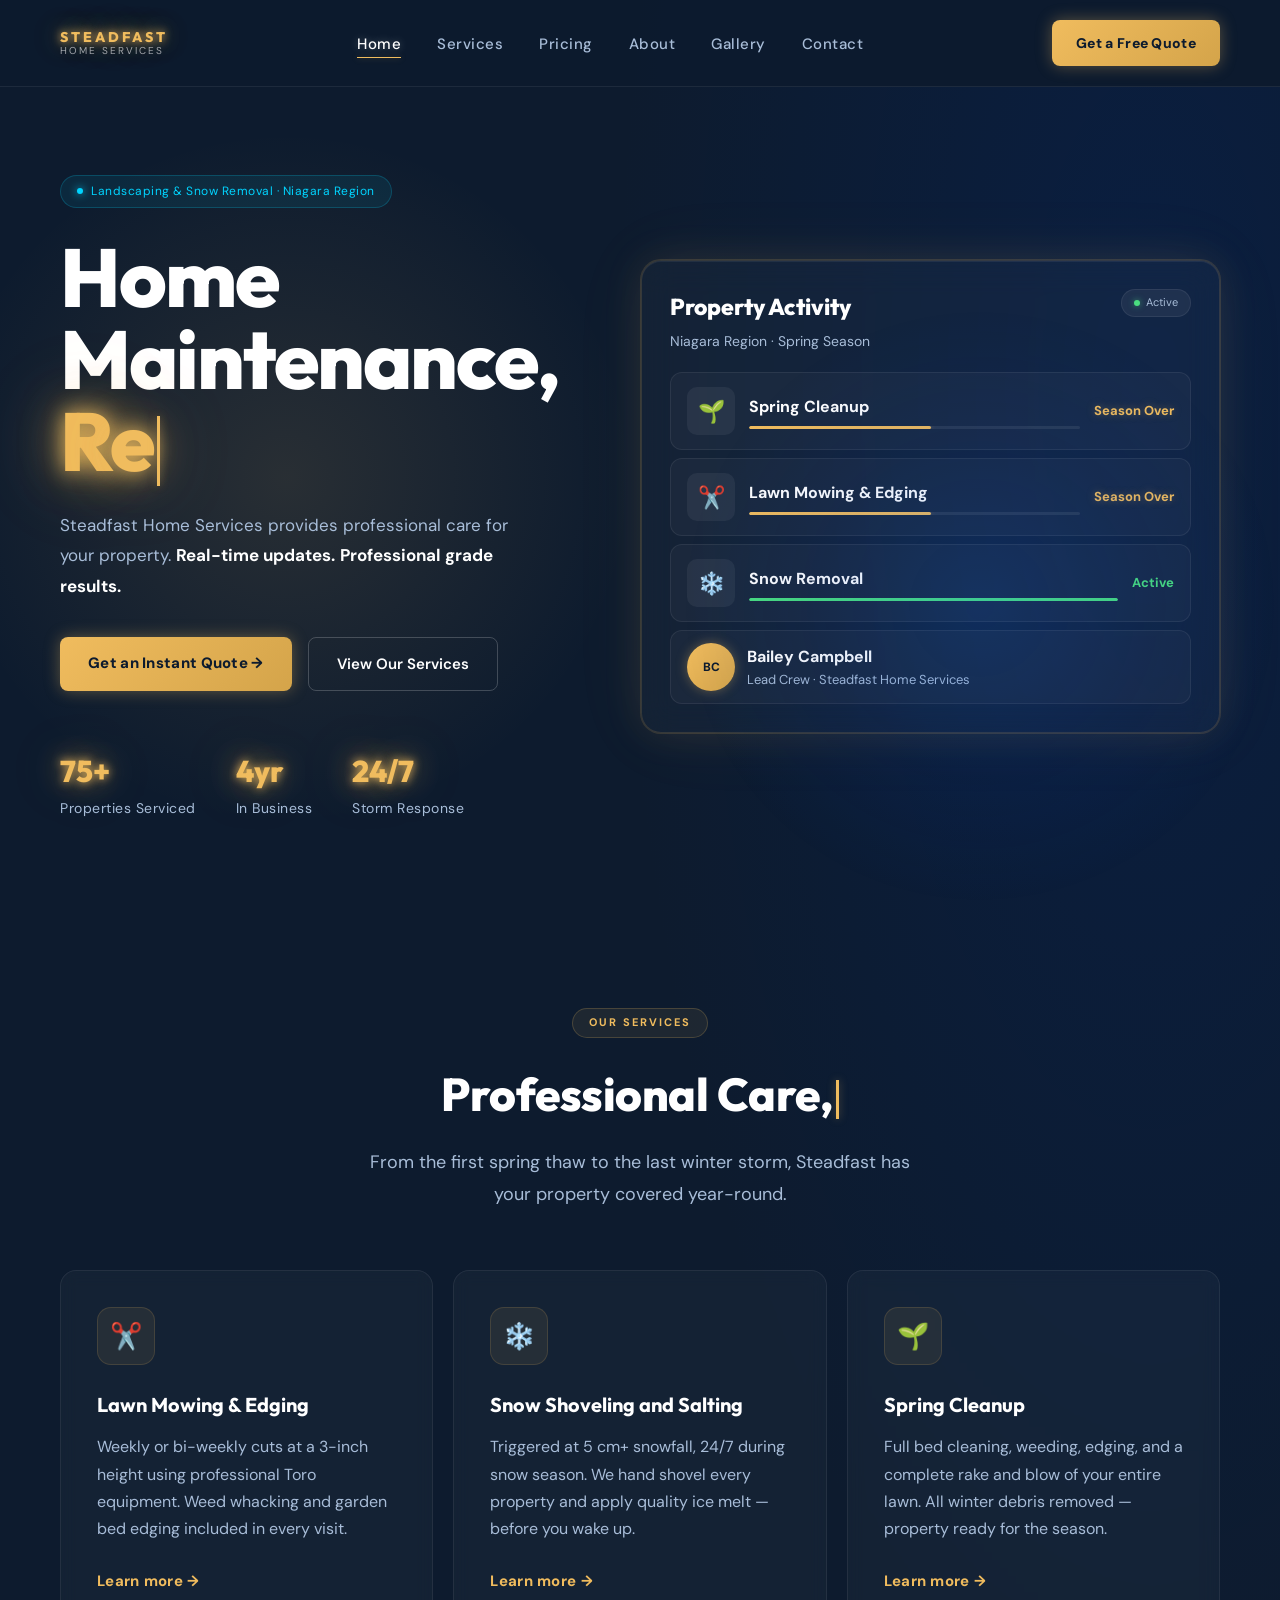
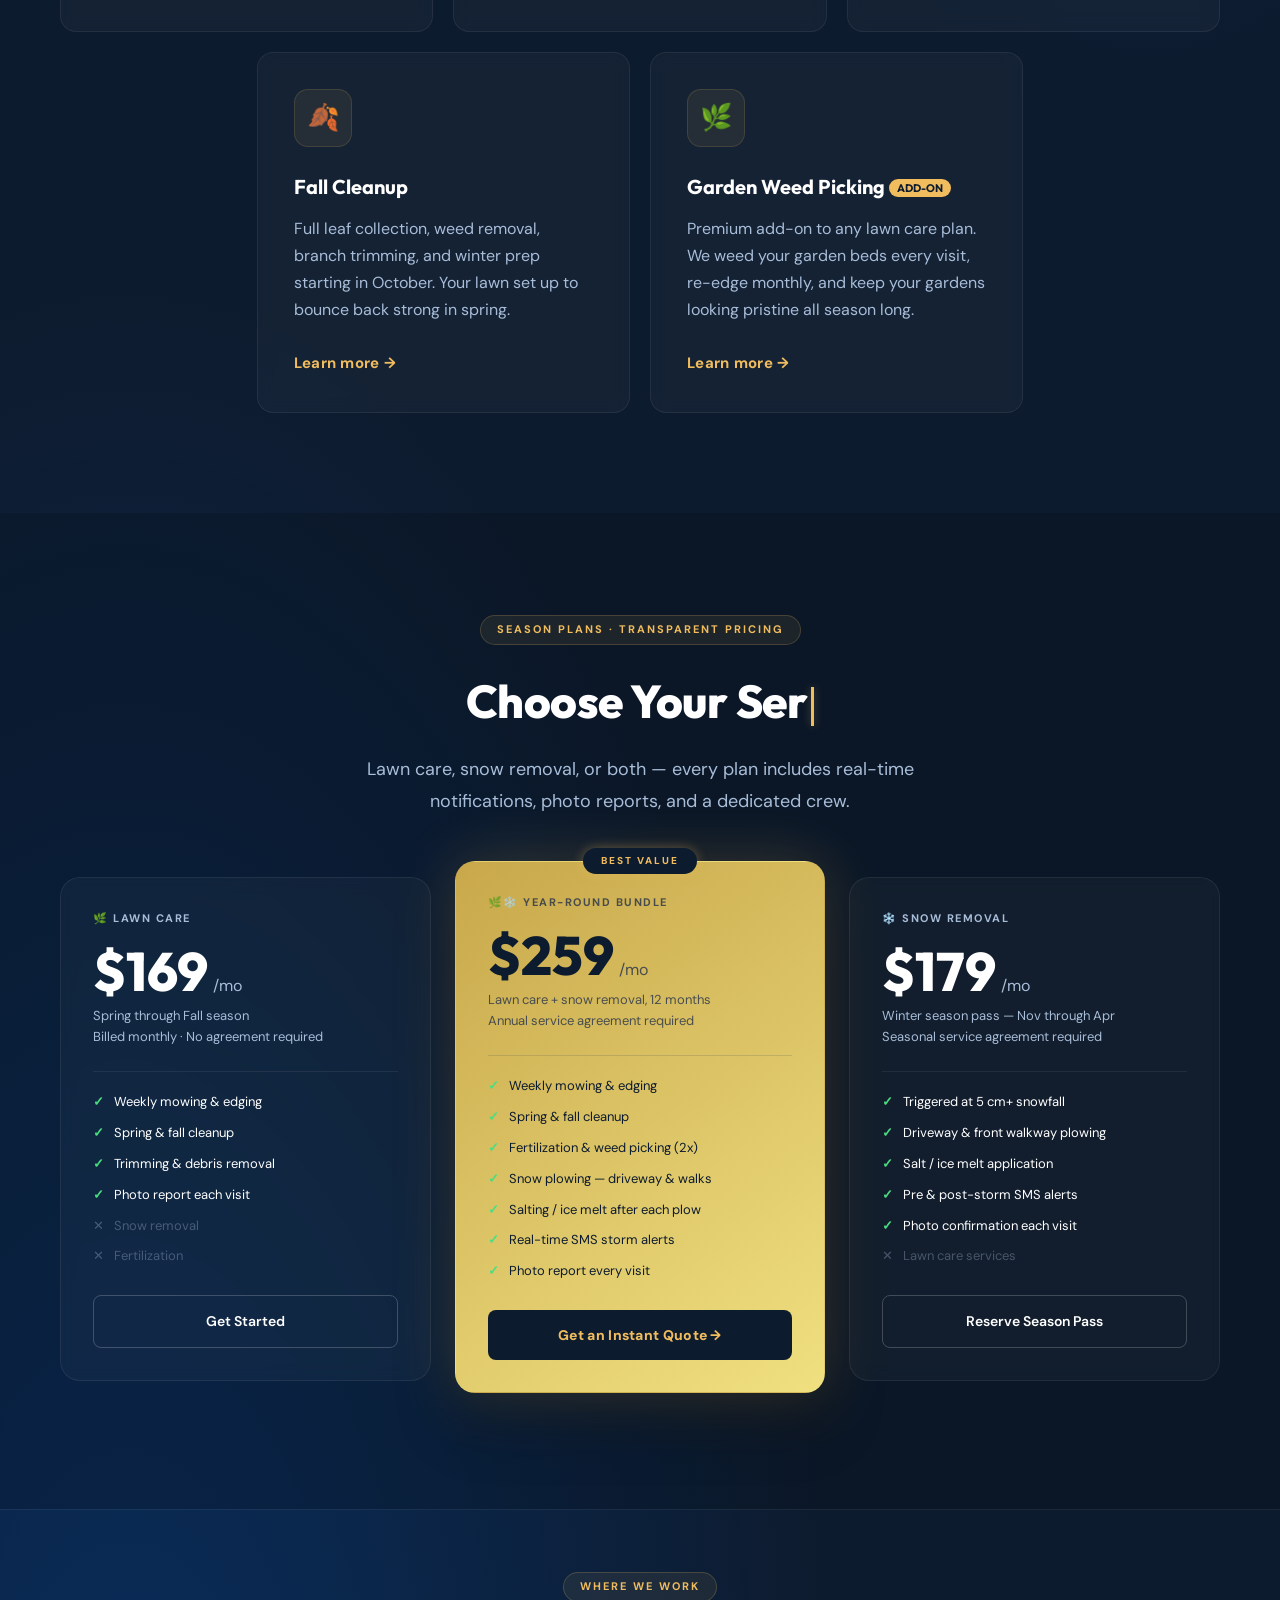
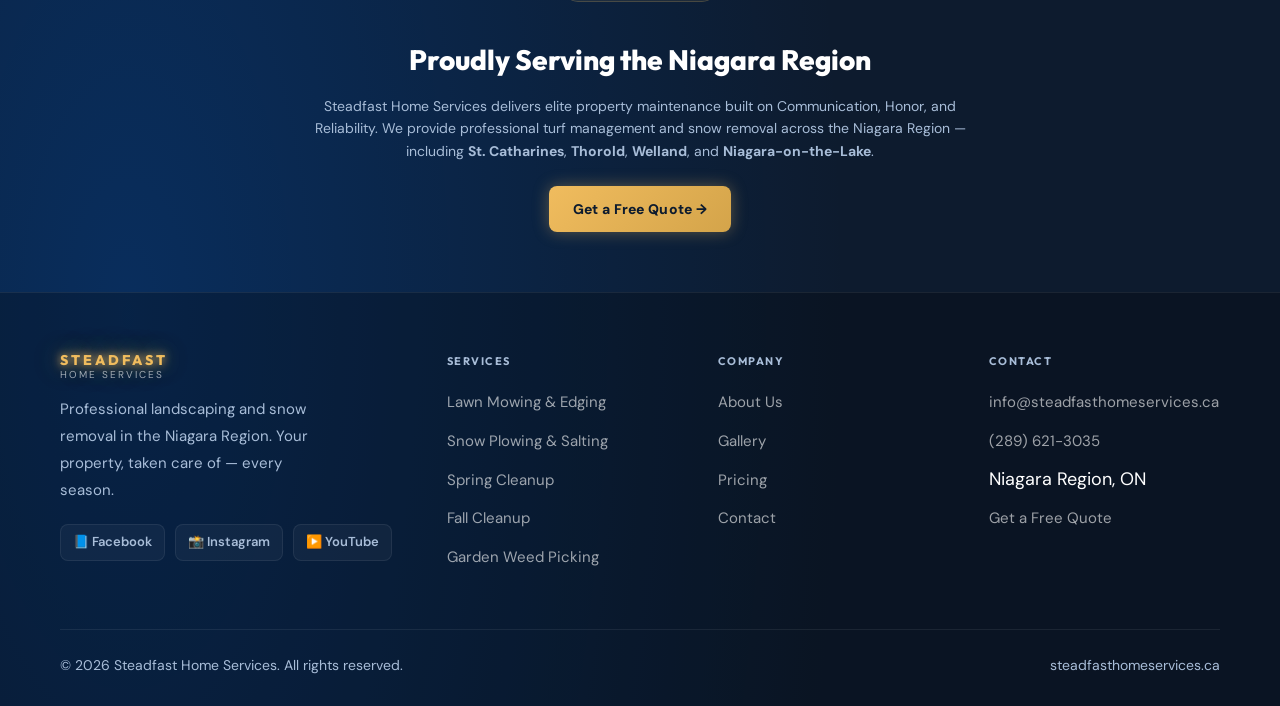
<file: index.html>
<!DOCTYPE html>
<html lang="en">
<head>
  <meta charset="UTF-8" />
  <meta name="viewport" content="width=device-width, initial-scale=1.0" />

  <!-- SEO -->
  <title>Steadfast Home Services | Landscaping & Snow Removal — Niagara Region</title>
  <meta name="description" content="Professional landscaping and snow removal in the Niagara Region. Steadfast Home Services provides year-round property care. Real-time updates. Professional results." />
  <meta name="keywords" content="landscaping Niagara, snow removal Niagara, lawn care Niagara Region, Steadfast Home Services" />
  <link rel="canonical" href="https://steadfasthomeservices.ca" />

  <!-- Phone -->
  <meta name="phone" content="+1-289-621-3035" />

  <!-- Open Graph -->
  <meta property="og:title" content="Steadfast Home Services | Landscaping & Snow Removal — Niagara Region" />
  <meta property="og:description" content="Professional landscaping and snow removal in the Niagara Region. Serving St. Catharines, Niagara Falls, Welland & surrounding areas." />
  <meta property="og:url" content="https://steadfasthomeservices.ca" />
  <meta property="og:type" content="website" />
  <meta property="og:image" content="https://steadfasthomeservices.ca/assets/logo.png" />

  <!-- Twitter Card -->
  <meta name="twitter:card" content="summary_large_image" />
  <meta name="twitter:title" content="Steadfast Home Services | Niagara Region" />
  <meta name="twitter:description" content="Professional landscaping and snow removal in the Niagara Region." />
  <meta name="twitter:image" content="https://steadfasthomeservices.ca/assets/logo.png" />

  <!-- Robots -->
  <meta name="robots" content="index, follow" />

  <!-- Fonts -->
  <link rel="preload" href="styles.css" as="style" />
  <link rel="dns-prefetch" href="https://www.googletagmanager.com" />
  <link rel="preconnect" href="https://fonts.googleapis.com" />
  <link rel="preconnect" href="https://fonts.gstatic.com" crossorigin />
  <link href="https://fonts.googleapis.com/css2?family=Outfit:wght@300;400;500;600;700;800;900&family=DM+Sans:ital,opsz,wght@0,9..40,300;0,9..40,400;0,9..40,500;0,9..40,600;0,9..40,700;1,9..40,400&display=swap" rel="stylesheet" />
  <link rel="icon" type="image/png" href="assets/favicon.png" />
  <link rel="apple-touch-icon" href="assets/apple-touch-icon.png" />
  <link rel="stylesheet" href="styles.css" />
  <script src="schema.js" defer></script>
  <script src="animations.js" defer></script>
  <!-- Google Analytics -->
  <script async src="https://www.googletagmanager.com/gtag/js?id=G-3ZM8ZDMQPP"></script>
  <script>
    window.dataLayer = window.dataLayer || [];
    function gtag(){dataLayer.push(arguments);}
    gtag('js', new Date());
    gtag('config', 'G-3ZM8ZDMQPP');
  </script>
</head>
<body>

  <!-- =============================================
       NAVIGATION
       ============================================= -->
  <nav>
    <div class="nav-logo">
      <!-- Replace src with actual logo path once added to assets folder -->
      <div class="nav-logo-text">
        <span>STEADFAST</span>
        <span>HOME SERVICES</span>
      </div>
    </div>

    <ul class="nav-links">
      <li><a href="#" class="active">Home</a></li>
      <li><a href="services.html">Services</a></li>
      <li><a href="pricing.html">Pricing</a></li>
      <li><a href="about.html">About</a></li>
      <li><a href="gallery.html">Gallery</a></li>
      <li><a href="contact.html">Contact</a></li>
    </ul>
    <a href="contact.html" class="btn-primary">Get a Free Quote</a>
    <button class="nav-hamburger" id="navHamburger" aria-label="Toggle navigation" aria-expanded="false">
      <span></span><span></span><span></span>
    </button>
  </nav>
  <div class="nav-overlay" id="navOverlay"></div>

  <!--
    VIDEO BACKGROUND — swap in when footage is ready:
    Replace the section.hero background with:

    <video class="hero-video" autoplay muted loop playsinline>
      <source src="assets/hero.mp4" type="video/mp4" />
    </video>

    And add to styles.css:
    .hero { position: relative; }
    .hero-video { position:absolute; inset:0; width:100%; height:100%; object-fit:cover; opacity:0.25; z-index:0; }
    .hero-content, .hero-card { position: relative; z-index: 1; }
  -->

  <!-- =============================================
       HERO SECTION
       ============================================= -->
  <section class="hero">
    <div class="hero-content">
      <div class="hero-badge">Landscaping &amp; Snow Removal &middot; Niagara Region</div>

      <h1>Home Maintenance,<br /><span class="hero-typewrite">Reimagined.</span></h1>

      <p>
        Steadfast Home Services provides professional care for your property.
        <strong>Real-time updates.</strong>
        <strong>Professional grade results.</strong>
      </p>

      <div class="hero-ctas">
        <a href="contact.html" class="btn-primary">Get an Instant Quote &rarr;</a>
        <a href="#services" class="btn-outline">View Our Services</a>
      </div>

      <div class="hero-stats">
        <div class="stat">
          <span class="stat-number">75+</span>
          <span class="stat-label">Properties Serviced</span>
        </div>
        <div class="stat">
          <span class="stat-number">4yr</span>
          <span class="stat-label">In Business</span>
        </div>
        <div class="stat">
          <span class="stat-number">24/7</span>
          <span class="stat-label">Storm Response</span>
        </div>
      </div>
    </div>

    <!-- Property Activity Card — powered by status.json -->
    <div class="hero-card" id="activityCard">
      <div class="hero-card-header">
        <div>
          <div class="hero-card-title">Property Activity</div>
          <div class="hero-card-subtitle" id="cardSubtitle">Niagara Region &middot; Loading...</div>
        </div>
        <div style="display:flex;flex-direction:column;align-items:flex-end;gap:8px;">
          <div class="storm-alert" id="cardAlert" style="display:none;"></div>
          <div class="status-badge" id="cardStatus">...</div>
        </div>
      </div>
      <div id="cardServices">
        <div class="job-item"><div class="job-icon">🌱</div><div class="job-info"><div class="job-name">Spring Cleanup</div><div class="job-bar"><div class="job-bar-fill bar-gold"></div></div></div><span class="job-status status-progress">Season Over</span></div>
        <div class="job-item"><div class="job-icon">✂️</div><div class="job-info"><div class="job-name">Lawn Mowing &amp; Edging</div><div class="job-bar"><div class="job-bar-fill bar-gold"></div></div></div><span class="job-status status-progress">Season Over</span></div>
        <div class="job-item"><div class="job-icon">❄️</div><div class="job-info"><div class="job-name">Snow Removal</div><div class="job-bar"><div class="job-bar-fill bar-green"></div></div></div><span class="job-status status-complete">Active</span></div>
      </div>
      <div class="crew-item">
        <div class="crew-avatar">BC</div>
        <div>
          <div class="crew-name">Bailey Campbell</div>
          <div class="crew-role">Lead Crew &middot; Steadfast Home Services</div>
        </div>
      </div>
    </div>
  </section>

  <!-- =============================================
       SERVICES SECTION
       ============================================= -->
  <section class="services" id="services">
    <div class="section-header">
      <div class="section-label">Our Services</div>
      <h2 class="section-title">Professional Care, Every Season</h2>
      <p class="section-sub">From the first spring thaw to the last winter storm, Steadfast has your property covered year-round.</p>
    </div>

    <div class="services-grid">
      <div class="service-card">
        <div class="service-icon">✂️</div>
        <h3>Lawn Mowing &amp; Edging</h3>
        <p>Weekly or bi-weekly cuts at a 3-inch height using professional Toro equipment. Weed whacking and garden bed edging included in every visit.</p>
        <a href="services.html#mowing" class="service-link">Learn more &rarr;</a>
      </div>

      <div class="service-card">
        <div class="service-icon">❄️</div>
        <h3>Snow Shoveling and Salting</h3>
        <p>Triggered at 5 cm+ snowfall, 24/7 during snow season. We hand shovel every property and apply quality ice melt — before you wake up.</p>
        <a href="services.html#snow" class="service-link">Learn more &rarr;</a>
      </div>

      <div class="service-card">
        <div class="service-icon">🌱</div>
        <h3>Spring Cleanup</h3>
        <p>Full bed cleaning, weeding, edging, and a complete rake and blow of your entire lawn. All winter debris removed — property ready for the season.</p>
        <a href="services.html#spring" class="service-link">Learn more &rarr;</a>
      </div>

      <div class="service-card service-card--centered">
        <div class="service-icon">🍂</div>
        <h3>Fall Cleanup</h3>
        <p>Full leaf collection, weed removal, branch trimming, and winter prep starting in October. Your lawn set up to bounce back strong in spring.</p>
        <a href="services.html#fall" class="service-link">Learn more &rarr;</a>
      </div>

      <div class="service-card service-card--centered">
        <div class="service-icon">🌿</div>
        <h3>Garden Weed Picking <span style="font-size:11px;background:var(--gold);color:var(--navy);padding:2px 8px;border-radius:10px;font-weight:700;vertical-align:middle;">ADD-ON</span></h3>
        <p>Premium add-on to any lawn care plan. We weed your garden beds every visit, re-edge monthly, and keep your gardens looking pristine all season long.</p>
        <a href="services.html#weed" class="service-link">Learn more &rarr;</a>
      </div>
    </div>
  </section>

  <!-- =============================================
       PRICING SECTION
       ============================================= -->
  <section class="pricing" id="pricing">
    <div class="section-header">
      <div class="section-label">Season Plans &middot; Transparent Pricing</div>
      <h2 class="section-title">Choose Your Service Plan</h2>
      <p class="section-sub">Lawn care, snow removal, or both — every plan includes real-time notifications, photo reports, and a dedicated crew.</p>
    </div>

    <div class="pricing-grid">

      <!-- Lawn Care -->
      <div class="pricing-card">
        <div class="price-label">🌿 Lawn Care</div>
        <div>
          <span class="price-amount">$169</span>
          <span class="price-period">/mo</span>
        </div>
        <div class="price-desc">Spring through Fall season<br />Billed monthly &middot; No agreement required</div>
        <hr class="price-divider" />
        <ul class="features-list">
          <li class="feature-item included">Weekly mowing &amp; edging</li>
          <li class="feature-item included">Spring &amp; fall cleanup</li>
          <li class="feature-item included">Trimming &amp; debris removal</li>
          <li class="feature-item included">Photo report each visit</li>
          <li class="feature-item excluded">Snow removal</li>
          <li class="feature-item excluded">Fertilization</li>
        </ul>
        <a href="contact.html" class="btn-outline">Get Started</a>
      </div>

      <!-- Year-Round Bundle (Featured) -->
      <div class="pricing-card featured">
        <div class="best-value-badge">BEST VALUE</div>
        <div class="price-label">🌿❄️ Year-Round Bundle</div>
        <div>
          <span class="price-amount">$259</span>
          <span class="price-period">/mo</span>
        </div>
        <div class="price-desc">Lawn care + snow removal, 12 months<br />Annual service agreement required</div>
        <hr class="price-divider" />
        <ul class="features-list">
          <li class="feature-item included">Weekly mowing &amp; edging</li>
          <li class="feature-item included">Spring &amp; fall cleanup</li>
          <li class="feature-item included">Fertilization &amp; weed picking (2x)</li>
          <li class="feature-item included">Snow plowing — driveway &amp; walks</li>
          <li class="feature-item included">Salting / ice melt after each plow</li>
          <li class="feature-item included">Real-time SMS storm alerts</li>
          <li class="feature-item included">Photo report every visit</li>
        </ul>
        <a href="contact.html" class="btn-primary">Get an Instant Quote &rarr;</a>
      </div>

      <!-- Snow Removal -->
      <div class="pricing-card">
        <div class="price-label">❄️ Snow Removal</div>
        <div>
          <span class="price-amount">$179</span>
          <span class="price-period">/mo</span>
        </div>
        <div class="price-desc">Winter season pass — Nov through Apr<br />Seasonal service agreement required</div>
        <hr class="price-divider" />
        <ul class="features-list">
          <li class="feature-item included">Triggered at 5 cm+ snowfall</li>
          <li class="feature-item included">Driveway &amp; front walkway plowing</li>
          <li class="feature-item included">Salt / ice melt application</li>
          <li class="feature-item included">Pre &amp; post-storm SMS alerts</li>
          <li class="feature-item included">Photo confirmation each visit</li>
          <li class="feature-item excluded">Lawn care services</li>
        </ul>
        <a href="contact.html" class="btn-outline">Reserve Season Pass</a>
      </div>

    </div>
  </section>

  <!-- =============================================
       SERVICE AREA (SEO — city keyword coverage)
       ============================================= -->
  <section class="service-area">
    <div class="section-label">Where We Work</div>
    <h2>Proudly Serving the Niagara Region</h2>
    <p>
      Steadfast Home Services delivers elite property maintenance built on Communication, Honor, and Reliability.
      We provide professional turf management and snow removal across the Niagara Region — including
      <strong>St. Catharines</strong>, <strong>Thorold</strong>, <strong>Welland</strong>, and <strong>Niagara-on-the-Lake</strong>.
    </p>
    <a href="contact.html" class="btn-primary">Get a Free Quote &rarr;</a>
  </section>

  <!-- =============================================
       FOOTER
       ============================================= -->
  <footer id="contact">
    <div class="footer-top">
      <div class="footer-brand">
        <div class="nav-logo-text">
          <span class="footer-logo-title">STEADFAST</span>
          <span class="footer-logo-sub">HOME SERVICES</span>
        </div>
        <p>Professional landscaping and snow removal in the Niagara Region. Your property, taken care of — every season.</p>
        <div class="social-links">
          <a href="https://www.facebook.com/profile.php?id=100092888058014" target="_blank" rel="noopener noreferrer" class="social-link">📘 Facebook</a>
          <a href="https://www.instagram.com/steadfasthomeservices/" target="_blank" rel="noopener noreferrer" class="social-link">📸 Instagram</a>
          <a href="https://www.youtube.com/@SteadfastHomeServices" target="_blank" rel="noopener noreferrer" class="social-link">▶️ YouTube</a>
        </div>
      </div>

      <div class="footer-col">
        <h4>Services</h4>
        <ul>
          <li><a href="services.html#mowing">Lawn Mowing &amp; Edging</a></li>
          <li><a href="services.html#snow">Snow Plowing &amp; Salting</a></li>
          <li><a href="services.html#spring">Spring Cleanup</a></li>
          <li><a href="services.html#fall">Fall Cleanup</a></li>
          <li><a href="services.html#weed">Garden Weed Picking</a></li>
        </ul>
      </div>

      <div class="footer-col">
        <h4>Company</h4>
        <ul>
          <li><a href="about.html">About Us</a></li>
          <li><a href="gallery.html">Gallery</a></li>
          <li><a href="pricing.html">Pricing</a></li>
          <li><a href="contact.html">Contact</a></li>
        </ul>
      </div>

      <div class="footer-col">
        <h4>Contact</h4>
        <ul>
          <li><a href="mailto:info@steadfasthomeservices.ca">info@steadfasthomeservices.ca</a></li>
          <li><a href="tel:+12896213035">(289) 621-3035</a></li>
          <li>Niagara Region, ON</li>
          <li><a href="contact.html">Get a Free Quote</a></li>
        </ul>
      </div>
    </div>

    <div class="footer-bottom">
      <p>&copy; 2026 Steadfast Home Services. All rights reserved.</p>
      <p>steadfasthomeservices.ca</p>
    </div>
  </footer>

  <script>
    // Load live status from status.json
    fetch('status.json')
      .then(r => r.json())
      .then(data => {
        // Subtitle: region + season only (no daily area or date to maintain)
        document.getElementById('cardSubtitle').textContent = 'Niagara Region · ' + data.season;

        // Status badge
        document.getElementById('cardStatus').textContent = data.status;

        // Alert banner (only shown if alert text is set)
        if (data.alert) {
          const alert = document.getElementById('cardAlert');
          alert.textContent = '⚠ ' + data.alert;
          alert.style.display = 'flex';
        }

        // Service items
        const stateMap = {
          active:   { label: 'Active',     css: 'status-complete', bar: 'bar-green'  },
          upcoming: { label: 'Starting Soon', css: 'status-oncall', bar: 'bar-grey' },
          standby:  { label: 'On Call',    css: 'status-oncall',   bar: 'bar-grey'  },
          done:     { label: 'Season Over', css: 'status-progress', bar: 'bar-gold' }
        };

        const container = document.getElementById('cardServices');
        container.innerHTML = '';
        data.services.forEach(svc => {
          const s = stateMap[svc.state] || stateMap.standby;
          container.innerHTML += `
            <div class="job-item">
              <div class="job-icon">${svc.icon}</div>
              <div class="job-info">
                <div class="job-name">${svc.name}</div>
                <div class="job-bar"><div class="job-bar-fill ${s.bar}"></div></div>
              </div>
              <span class="job-status ${s.css}">${s.label}</span>
            </div>`;
        });
      })
      .catch(() => {
        document.getElementById('cardSubtitle').textContent = 'Niagara Region';
        document.getElementById('cardStatus').textContent = 'Active';
      });
  </script>
</body>
</html>
</file>
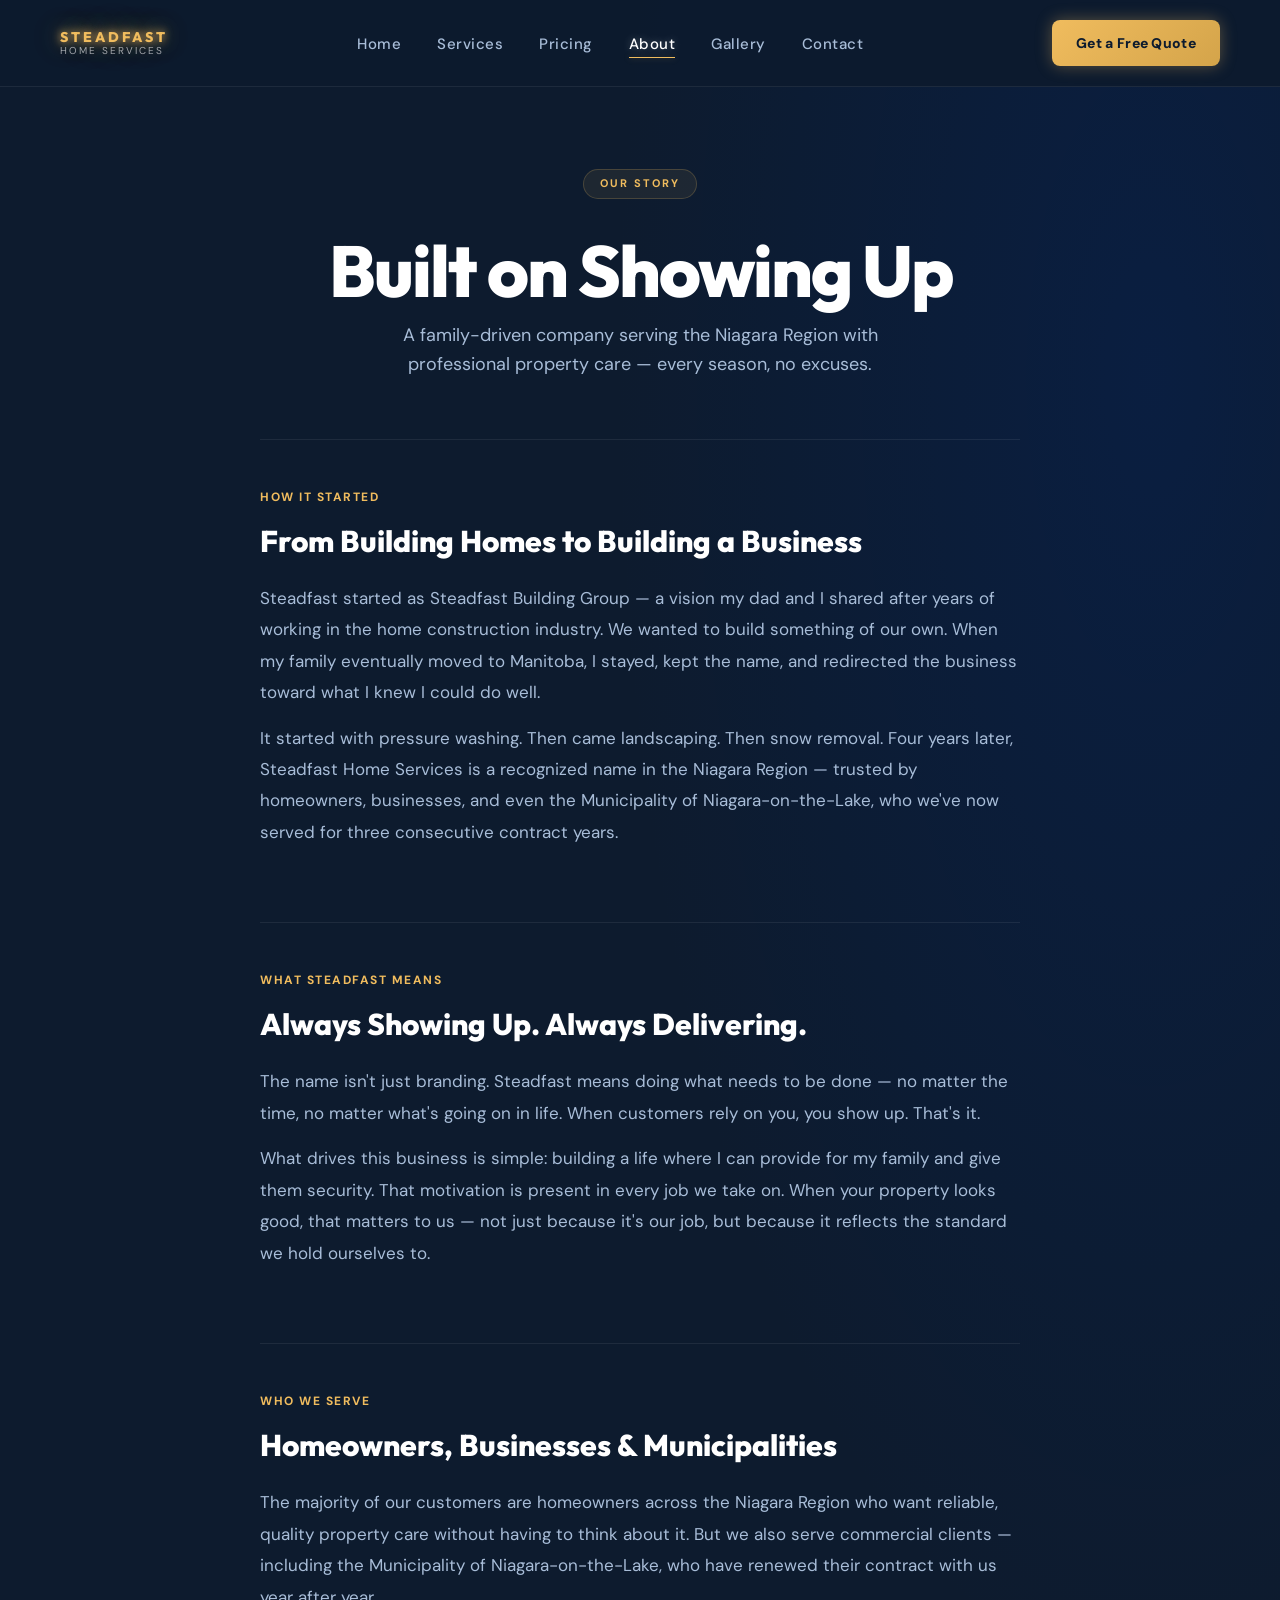
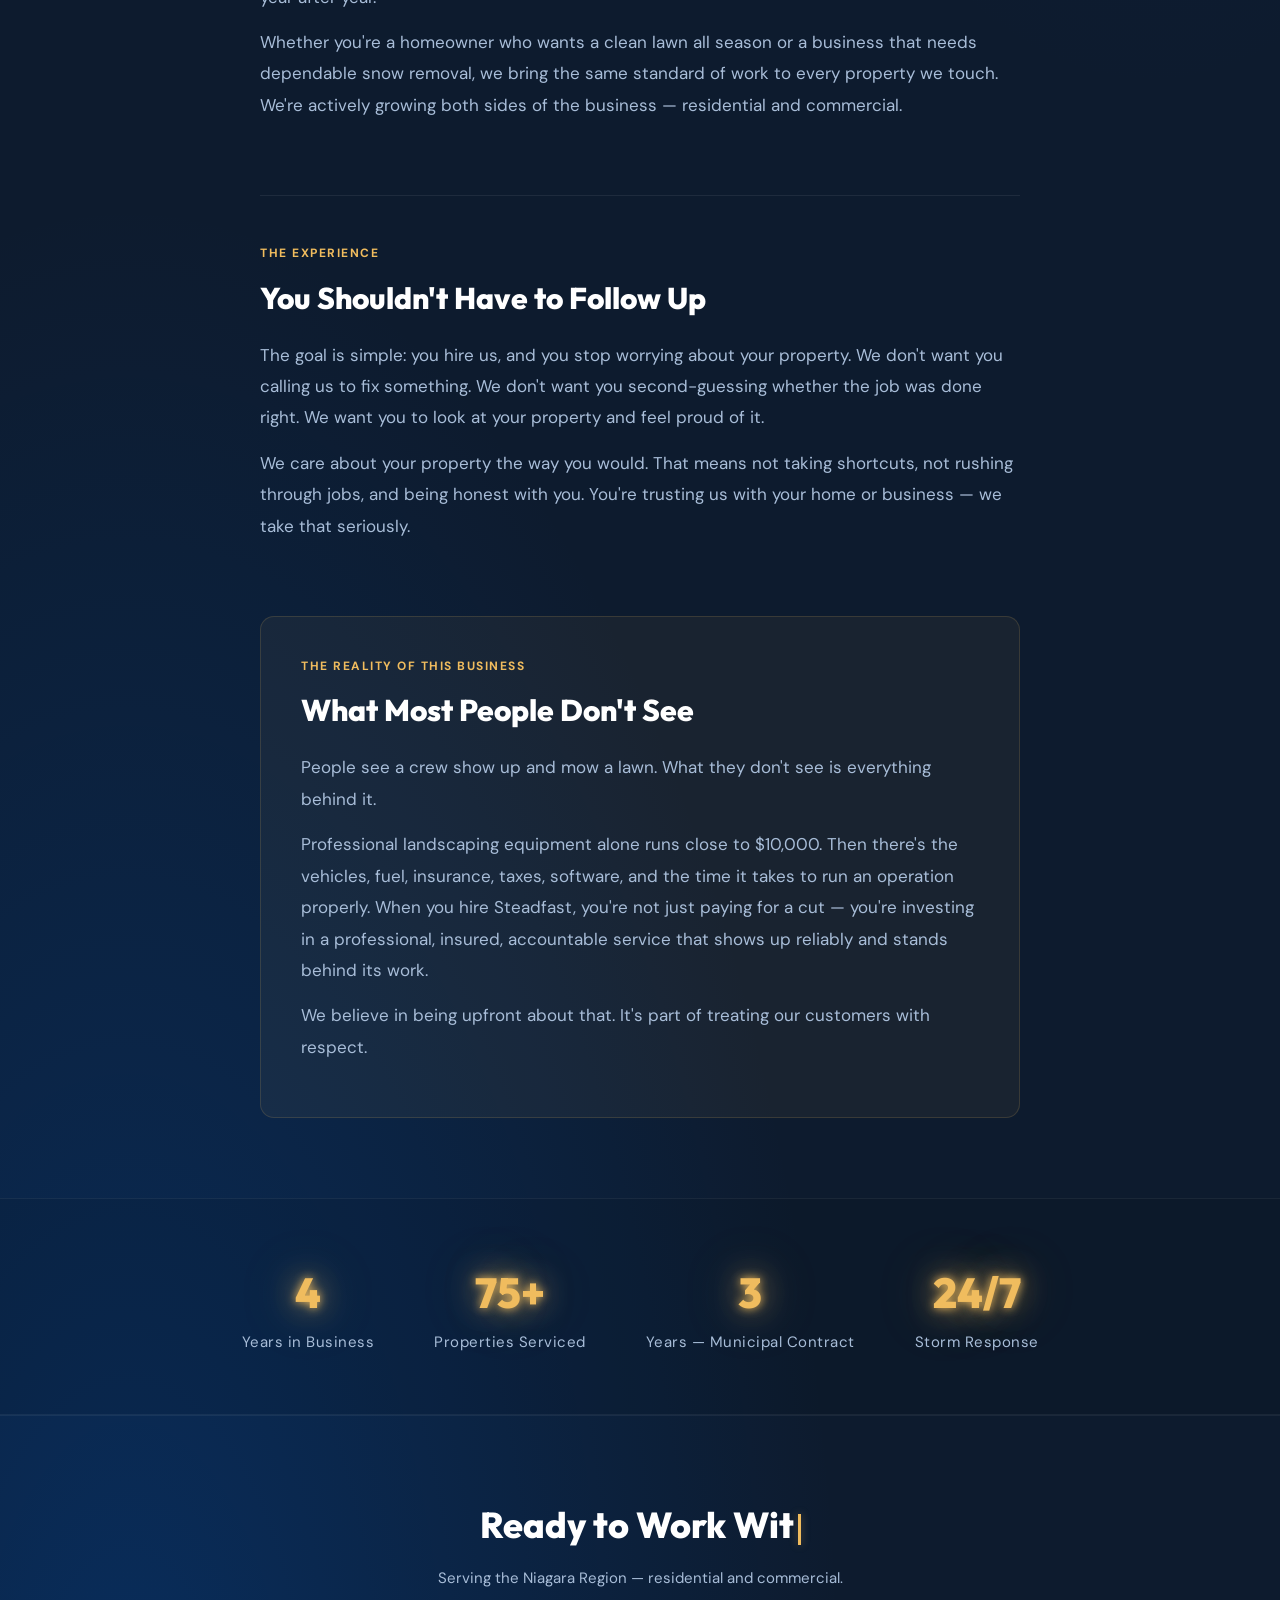
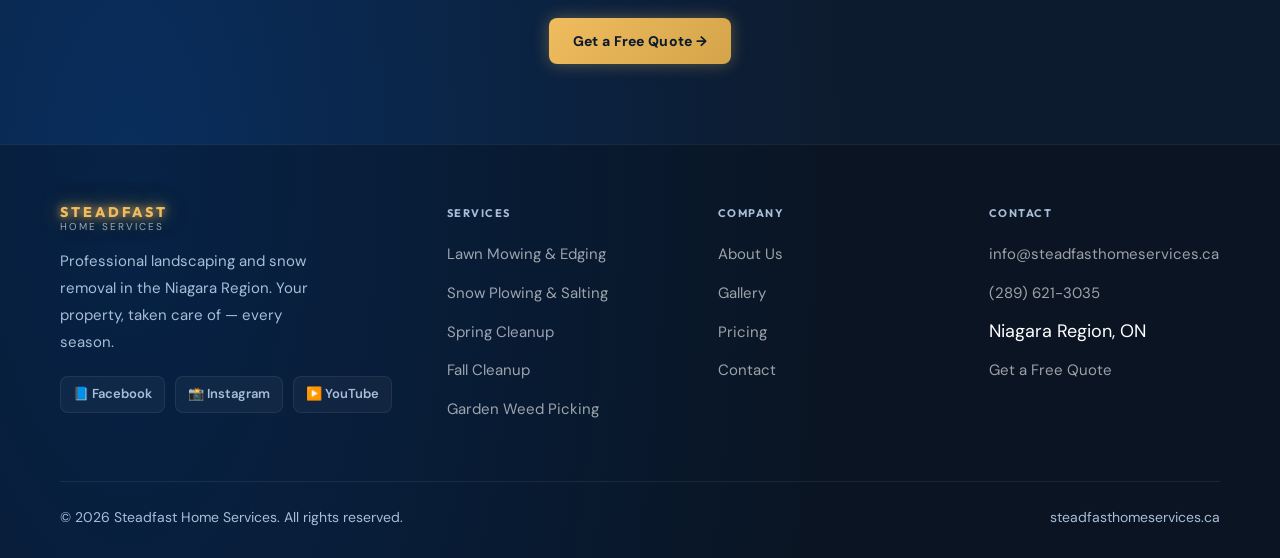
<file: about.html>
<!DOCTYPE html>
<html lang="en">
<head>
  <meta charset="UTF-8" />
  <meta name="viewport" content="width=device-width, initial-scale=1.0" />
  <title>About Us | Steadfast Home Services — Niagara Region</title>
  <meta name="description" content="Learn the story behind Steadfast Home Services — a family-driven landscaping and snow removal company serving the Niagara Region since 2022." />
  <link rel="canonical" href="https://steadfasthomeservices.ca/about.html" />
  <meta name="robots" content="index, follow" />
  <meta name="phone" content="+1-289-621-3035" />
  <meta property="og:title" content="About Us | Steadfast Home Services — Niagara Region" />
  <meta property="og:description" content="4 years serving the Niagara Region. Trusted by homeowners and the Municipality of Niagara-on-the-Lake." />
  <meta property="og:url" content="https://steadfasthomeservices.ca/about.html" />
  <meta property="og:type" content="website" />
  <meta property="og:image" content="https://steadfasthomeservices.ca/assets/logo.png" />
  <meta name="twitter:card" content="summary_large_image" />
  <meta name="twitter:title" content="About Us | Steadfast Home Services — Niagara Region" />
  <meta name="twitter:description" content="4 years serving the Niagara Region. Trusted by homeowners and the Municipality of Niagara-on-the-Lake." />
  <meta name="twitter:image" content="https://steadfasthomeservices.ca/assets/logo.png" />
  <link rel="preload" href="styles.css" as="style" />
  <link rel="dns-prefetch" href="https://www.googletagmanager.com" />
  <link rel="preconnect" href="https://fonts.googleapis.com" />
  <link rel="preconnect" href="https://fonts.gstatic.com" crossorigin />
  <link href="https://fonts.googleapis.com/css2?family=Outfit:wght@300;400;500;600;700;800;900&family=DM+Sans:ital,opsz,wght@0,9..40,300;0,9..40,400;0,9..40,500;0,9..40,600;0,9..40,700;1,9..40,400&display=swap" rel="stylesheet" />
  <link rel="icon" type="image/png" href="assets/favicon.png" />
  <link rel="apple-touch-icon" href="assets/apple-touch-icon.png" />
  <link rel="stylesheet" href="styles.css" />
  <link rel="stylesheet" href="about.css" />
  <script src="schema.js" defer></script>
  <script src="animations.js" defer></script>
  <!-- Google Analytics -->
  <script async src="https://www.googletagmanager.com/gtag/js?id=G-3ZM8ZDMQPP"></script>
  <script>
    window.dataLayer = window.dataLayer || [];
    function gtag(){dataLayer.push(arguments);}
    gtag('js', new Date());
    gtag('config', 'G-3ZM8ZDMQPP');
  </script>
</head>
<body>

  <!-- NAV -->
  <nav>
    <div class="nav-logo">
      <div class="nav-logo-text">
        <span>STEADFAST</span>
        <span>HOME SERVICES</span>
      </div>
    </div>
    <ul class="nav-links">
      <li><a href="index.html">Home</a></li>
      <li><a href="services.html">Services</a></li>
      <li><a href="pricing.html">Pricing</a></li>
      <li><a href="about.html" class="active">About</a></li>
      <li><a href="gallery.html">Gallery</a></li>
      <li><a href="contact.html">Contact</a></li>
    </ul>
    <a href="contact.html" class="btn-primary">Get a Free Quote</a>
    <button class="nav-hamburger" id="navHamburger" aria-label="Toggle navigation" aria-expanded="false">
      <span></span><span></span><span></span>
    </button>
  </nav>
  <div class="nav-overlay" id="navOverlay"></div>

  <!-- PAGE HEADER -->
  <header class="about-header">
    <div class="section-label">Our Story</div>
    <h1>Built on Showing Up</h1>
    <p>A family-driven company serving the Niagara Region with professional property care — every season, no excuses.</p>
  </header>

  <!-- THE STORY -->
  <section class="about-section">
    <div class="about-inner">
      <div class="about-block">
        <div class="about-block-label">How It Started</div>
        <h2>From Building Homes to Building a Business</h2>
        <p>
          Steadfast started as Steadfast Building Group — a vision my dad and I shared after years of working in the home construction industry. We wanted to build something of our own. When my family eventually moved to Manitoba, I stayed, kept the name, and redirected the business toward what I knew I could do well.
        </p>
        <p>
          It started with pressure washing. Then came landscaping. Then snow removal. Four years later, Steadfast Home Services is a recognized name in the Niagara Region — trusted by homeowners, businesses, and even the Municipality of Niagara-on-the-Lake, who we've now served for three consecutive contract years.
        </p>
      </div>

      <div class="about-block">
        <div class="about-block-label">What Steadfast Means</div>
        <h2>Always Showing Up. Always Delivering.</h2>
        <p>
          The name isn't just branding. Steadfast means doing what needs to be done — no matter the time, no matter what's going on in life. When customers rely on you, you show up. That's it.
        </p>
        <p>
          What drives this business is simple: building a life where I can provide for my family and give them security. That motivation is present in every job we take on. When your property looks good, that matters to us — not just because it's our job, but because it reflects the standard we hold ourselves to.
        </p>
      </div>

      <div class="about-block">
        <div class="about-block-label">Who We Serve</div>
        <h2>Homeowners, Businesses &amp; Municipalities</h2>
        <p>
          The majority of our customers are homeowners across the Niagara Region who want reliable, quality property care without having to think about it. But we also serve commercial clients — including the Municipality of Niagara-on-the-Lake, who have renewed their contract with us year after year.
        </p>
        <p>
          Whether you're a homeowner who wants a clean lawn all season or a business that needs dependable snow removal, we bring the same standard of work to every property we touch. We're actively growing both sides of the business — residential and commercial.
        </p>
      </div>

      <div class="about-block">
        <div class="about-block-label">The Experience</div>
        <h2>You Shouldn't Have to Follow Up</h2>
        <p>
          The goal is simple: you hire us, and you stop worrying about your property. We don't want you calling us to fix something. We don't want you second-guessing whether the job was done right. We want you to look at your property and feel proud of it.
        </p>
        <p>
          We care about your property the way you would. That means not taking shortcuts, not rushing through jobs, and being honest with you. You're trusting us with your home or business — we take that seriously.
        </p>
      </div>

      <div class="about-block about-block--highlight">
        <div class="about-block-label">The Reality of This Business</div>
        <h2>What Most People Don't See</h2>
        <p>
          People see a crew show up and mow a lawn. What they don't see is everything behind it.
        </p>
        <p>
          Professional landscaping equipment alone runs close to $10,000. Then there's the vehicles, fuel, insurance, taxes, software, and the time it takes to run an operation properly. When you hire Steadfast, you're not just paying for a cut — you're investing in a professional, insured, accountable service that shows up reliably and stands behind its work.
        </p>
        <p>
          We believe in being upfront about that. It's part of treating our customers with respect.
        </p>
      </div>

    </div>
  </section>

  <!-- STATS -->
  <section class="about-stats">
    <div class="stat-item">
      <div class="stat-number">4</div>
      <div class="stat-label">Years in Business</div>
    </div>
    <div class="stat-item">
      <div class="stat-number">75+</div>
      <div class="stat-label">Properties Serviced</div>
    </div>
    <div class="stat-item">
      <div class="stat-number">3</div>
      <div class="stat-label">Years — Municipal Contract</div>
    </div>
    <div class="stat-item">
      <div class="stat-number">24/7</div>
      <div class="stat-label">Storm Response</div>
    </div>
  </section>

  <!-- CTA -->
  <section class="services-cta">
    <h2>Ready to Work With Us?</h2>
    <p>Serving the Niagara Region — residential and commercial.</p>
    <a href="contact.html" class="btn-primary">Get a Free Quote &rarr;</a>
  </section>

  <!-- FOOTER -->
  <footer>
    <div class="footer-top">
      <div class="footer-brand">
        <div class="nav-logo-text">
          <span class="footer-logo-title">STEADFAST</span>
          <span class="footer-logo-sub">HOME SERVICES</span>
        </div>
        <p>Professional landscaping and snow removal in the Niagara Region. Your property, taken care of — every season.</p>
        <div class="social-links">
          <a href="https://www.facebook.com/profile.php?id=100092888058014" target="_blank" rel="noopener noreferrer" class="social-link">📘 Facebook</a>
          <a href="https://www.instagram.com/steadfasthomeservices/" target="_blank" rel="noopener noreferrer" class="social-link">📸 Instagram</a>
          <a href="https://www.youtube.com/@SteadfastHomeServices" target="_blank" rel="noopener noreferrer" class="social-link">▶️ YouTube</a>
        </div>
      </div>
      <div class="footer-col">
        <h4>Services</h4>
        <ul>
          <li><a href="services.html#mowing">Lawn Mowing &amp; Edging</a></li>
          <li><a href="services.html#snow">Snow Plowing &amp; Salting</a></li>
          <li><a href="services.html#spring">Spring Cleanup</a></li>
          <li><a href="services.html#fall">Fall Cleanup</a></li>
          <li><a href="services.html#weed">Garden Weed Picking</a></li>
        </ul>
      </div>
      <div class="footer-col">
        <h4>Company</h4>
        <ul>
          <li><a href="about.html">About Us</a></li>
          <li><a href="gallery.html">Gallery</a></li>
          <li><a href="pricing.html">Pricing</a></li>
          <li><a href="contact.html">Contact</a></li>
        </ul>
      </div>
      <div class="footer-col">
        <h4>Contact</h4>
        <ul>
          <li><a href="mailto:info@steadfasthomeservices.ca">info@steadfasthomeservices.ca</a></li>
          <li><a href="tel:+12896213035">(289) 621-3035</a></li>
          <li>Niagara Region, ON</li>
          <li><a href="contact.html">Get a Free Quote</a></li>
        </ul>
      </div>
    </div>
    <div class="footer-bottom">
      <p>&copy; 2026 Steadfast Home Services. All rights reserved.</p>
      <p>steadfasthomeservices.ca</p>
    </div>
  </footer>

</body>
</html>
</file>
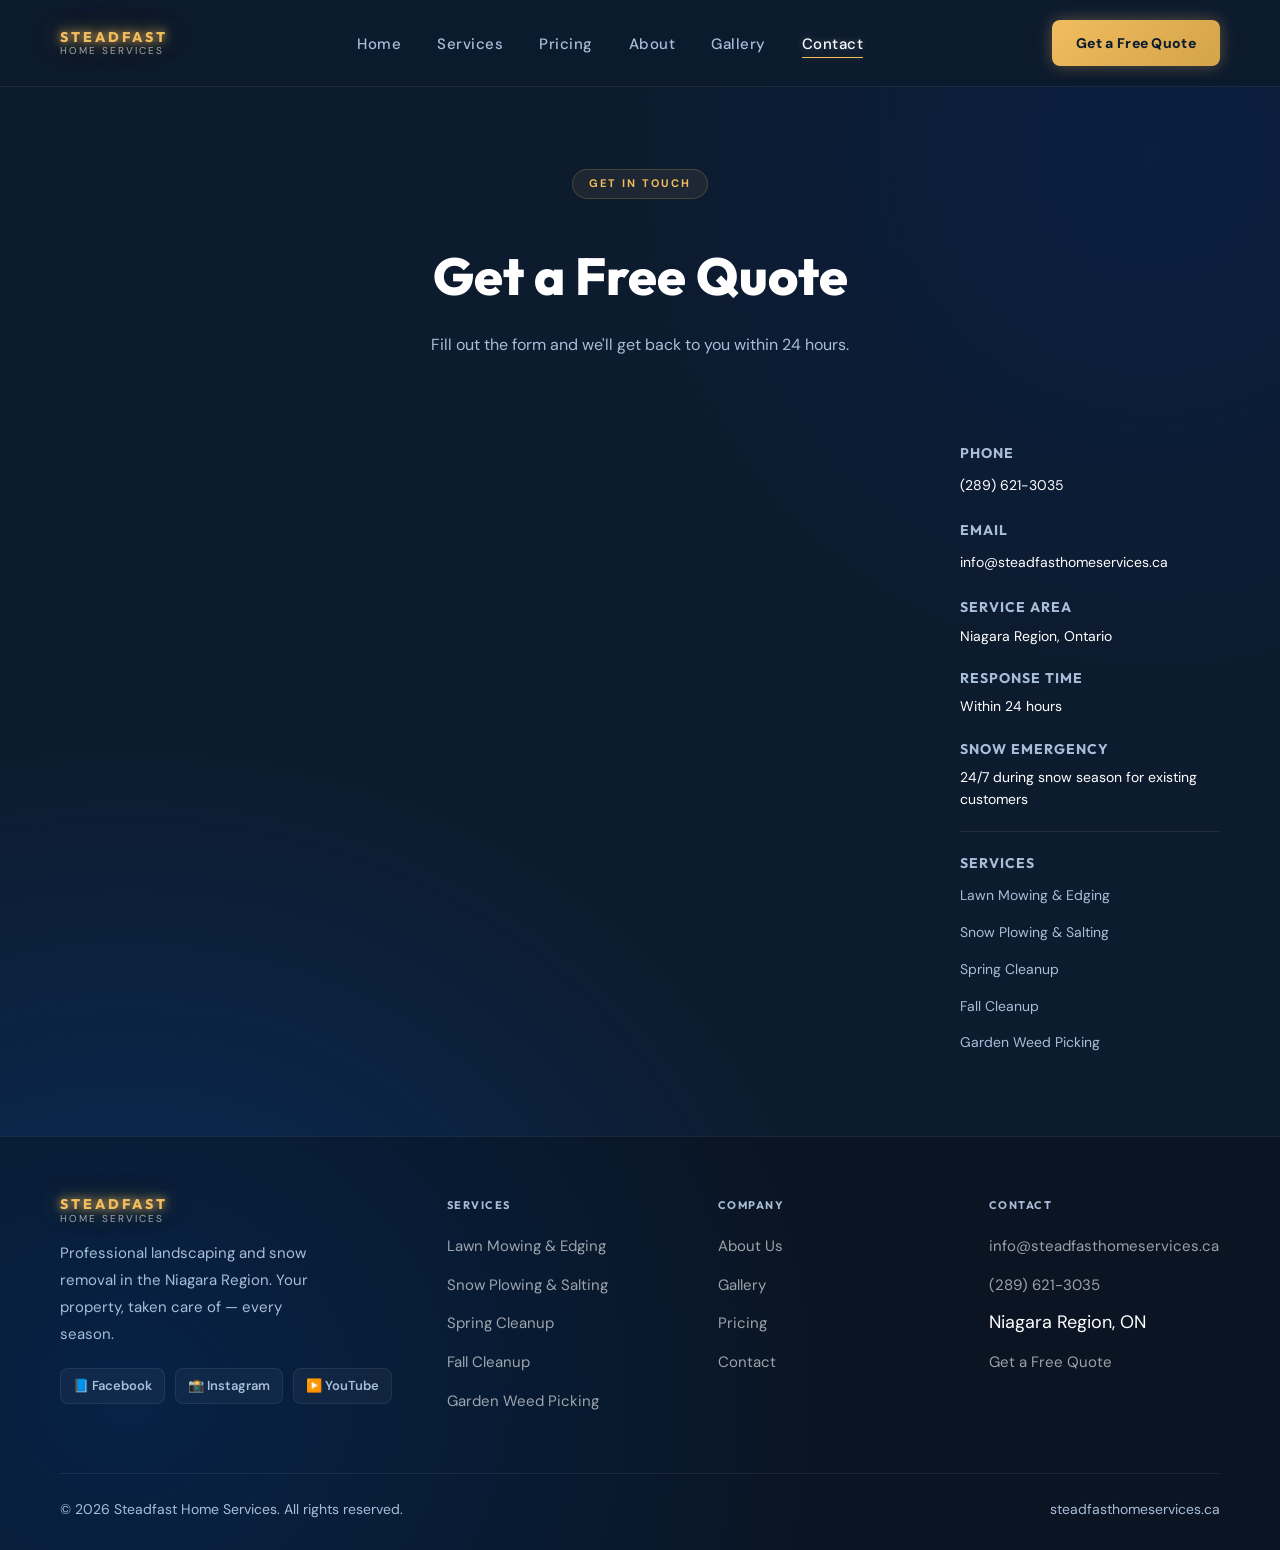
<file: contact.html>
<!DOCTYPE html>
<html lang="en">
<head>
  <meta charset="UTF-8" />
  <meta name="viewport" content="width=device-width, initial-scale=1.0" />
  <title>Contact | Steadfast Home Services — Niagara Region</title>
  <meta name="description" content="Get a free quote from Steadfast Home Services. Serving the Niagara Region with professional landscaping and snow removal." />
  <link rel="canonical" href="https://steadfasthomeservices.ca/contact.html" />
  <meta name="robots" content="index, follow" />
  <meta name="phone" content="+1-289-621-3035" />
  <meta property="og:title" content="Contact | Steadfast Home Services — Niagara Region" />
  <meta property="og:description" content="Get a free quote from Steadfast Home Services. Call 289-621-3035 or fill out the form. Serving the Niagara Region." />
  <meta property="og:url" content="https://steadfasthomeservices.ca/contact.html" />
  <meta property="og:type" content="website" />
  <meta property="og:image" content="https://steadfasthomeservices.ca/assets/logo.png" />
  <meta name="twitter:card" content="summary_large_image" />
  <meta name="twitter:title" content="Contact | Steadfast Home Services — Niagara Region" />
  <meta name="twitter:description" content="Get a free quote from Steadfast Home Services. Call 289-621-3035 or fill out the form. Serving the Niagara Region." />
  <meta name="twitter:image" content="https://steadfasthomeservices.ca/assets/logo.png" />
  <link rel="preload" href="styles.css" as="style" />
  <link rel="dns-prefetch" href="https://d3ey4dbjkt2f6s.cloudfront.net" />
  <link rel="dns-prefetch" href="https://www.googletagmanager.com" />
  <link rel="preconnect" href="https://fonts.googleapis.com" />
  <link rel="preconnect" href="https://fonts.gstatic.com" crossorigin />
  <link href="https://fonts.googleapis.com/css2?family=Outfit:wght@300;400;500;600;700;800;900&family=DM+Sans:ital,opsz,wght@0,9..40,300;0,9..40,400;0,9..40,500;0,9..40,600;0,9..40,700;1,9..40,400&display=swap" rel="stylesheet" />
  <link rel="icon" type="image/png" href="assets/favicon.png" />
  <link rel="apple-touch-icon" href="assets/apple-touch-icon.png" />
  <link rel="stylesheet" href="styles.css" />
  <link rel="stylesheet" href="contact.css" />
  <script src="schema.js" defer></script>
  <script src="animations.js" defer></script>
  <!-- Google Analytics -->
  <script async src="https://www.googletagmanager.com/gtag/js?id=G-3ZM8ZDMQPP"></script>
  <script>
    window.dataLayer = window.dataLayer || [];
    function gtag(){dataLayer.push(arguments);}
    gtag('js', new Date());
    gtag('config', 'G-3ZM8ZDMQPP');
  </script>
</head>
<body>

  <!-- NAV -->
  <nav>
    <div class="nav-logo">
      <div class="nav-logo-text">
        <span>STEADFAST</span>
        <span>HOME SERVICES</span>
      </div>
    </div>
    <ul class="nav-links">
      <li><a href="index.html">Home</a></li>
      <li><a href="services.html">Services</a></li>
      <li><a href="pricing.html">Pricing</a></li>
      <li><a href="about.html">About</a></li>
      <li><a href="gallery.html">Gallery</a></li>
      <li><a href="contact.html" class="active">Contact</a></li>
    </ul>
    <a href="contact.html" class="btn-primary">Get a Free Quote</a>
    <button class="nav-hamburger" id="navHamburger" aria-label="Toggle navigation" aria-expanded="false">
      <span></span><span></span><span></span>
    </button>
  </nav>
  <div class="nav-overlay" id="navOverlay"></div>

  <!-- PAGE HEADER -->
  <header class="contact-header">
    <div class="section-label">Get In Touch</div>
    <h1>Get a Free Quote</h1>
    <p>Fill out the form and we'll get back to you within 24 hours.</p>
  </header>

  <!-- CONTACT LAYOUT -->
  <section class="contact-section">
    <div class="contact-inner">

      <!-- FORM — Jobber work request embed -->
      <div class="contact-form">
        <div id="ba23e5e8-1fd2-4794-94de-17b968d4470d-1238116"></div>
        <link rel="stylesheet" href="https://d3ey4dbjkt2f6s.cloudfront.net/assets/external/work_request_embed.css" media="screen" />
        <script src="https://d3ey4dbjkt2f6s.cloudfront.net/assets/static_link/work_request_embed_snippet.js" clienthub_id="ba23e5e8-1fd2-4794-94de-17b968d4470d-1238116" form_url="https://clienthub.getjobber.com/client_hubs/ba23e5e8-1fd2-4794-94de-17b968d4470d/public/work_request/embedded_work_request_form?form_id=1238116"></script>
        <script>
          (function() {
            function resizeJobber() {
              var container = document.getElementById('ba23e5e8-1fd2-4794-94de-17b968d4470d-1238116');
              if (!container) return;
              var iframe = container.querySelector('iframe');
              if (iframe) {
                iframe.style.setProperty('width', '100%', 'important');
                iframe.removeAttribute('width');
              } else {
                setTimeout(resizeJobber, 200);
              }
            }
            resizeJobber();
          })();
        </script>
      </div>

      <!-- SIDEBAR INFO -->
      <div class="contact-info">
        <div class="info-block">
          <h4>Phone</h4>
          <a href="tel:+12896213035">(289) 621-3035</a>
        </div>
        <div class="info-block">
          <h4>Email</h4>
          <a href="mailto:info@steadfasthomeservices.ca">info@steadfasthomeservices.ca</a>
        </div>
        <div class="info-block">
          <h4>Service Area</h4>
          <p>Niagara Region, Ontario</p>
        </div>
        <div class="info-block">
          <h4>Response Time</h4>
          <p>Within 24 hours</p>
        </div>
        <div class="info-block">
          <h4>Snow Emergency</h4>
          <p>24/7 during snow season for existing customers</p>
        </div>
        <div class="info-divider"></div>
        <div class="info-block">
          <h4>Services</h4>
          <ul class="info-services">
            <li><a href="services.html#mowing">Lawn Mowing &amp; Edging</a></li>
            <li><a href="services.html#snow">Snow Plowing &amp; Salting</a></li>
            <li><a href="services.html#spring">Spring Cleanup</a></li>
            <li><a href="services.html#fall">Fall Cleanup</a></li>
            <li><a href="services.html#weed">Garden Weed Picking</a></li>
          </ul>
        </div>
      </div>

    </div>
  </section>


  <!-- FOOTER -->
  <footer>
    <div class="footer-top">
      <div class="footer-brand">
        <div class="nav-logo-text">
          <span class="footer-logo-title">STEADFAST</span>
          <span class="footer-logo-sub">HOME SERVICES</span>
        </div>
        <p>Professional landscaping and snow removal in the Niagara Region. Your property, taken care of — every season.</p>
        <div class="social-links">
          <a href="https://www.facebook.com/profile.php?id=100092888058014" target="_blank" rel="noopener noreferrer" class="social-link">📘 Facebook</a>
          <a href="https://www.instagram.com/steadfasthomeservices/" target="_blank" rel="noopener noreferrer" class="social-link">📸 Instagram</a>
          <a href="https://www.youtube.com/@SteadfastHomeServices" target="_blank" rel="noopener noreferrer" class="social-link">▶️ YouTube</a>
        </div>
      </div>
      <div class="footer-col">
        <h4>Services</h4>
        <ul>
          <li><a href="services.html#mowing">Lawn Mowing &amp; Edging</a></li>
          <li><a href="services.html#snow">Snow Plowing &amp; Salting</a></li>
          <li><a href="services.html#spring">Spring Cleanup</a></li>
          <li><a href="services.html#fall">Fall Cleanup</a></li>
          <li><a href="services.html#weed">Garden Weed Picking</a></li>
        </ul>
      </div>
      <div class="footer-col">
        <h4>Company</h4>
        <ul>
          <li><a href="about.html">About Us</a></li>
          <li><a href="gallery.html">Gallery</a></li>
          <li><a href="pricing.html">Pricing</a></li>
          <li><a href="contact.html">Contact</a></li>
        </ul>
      </div>
      <div class="footer-col">
        <h4>Contact</h4>
        <ul>
          <li><a href="mailto:info@steadfasthomeservices.ca">info@steadfasthomeservices.ca</a></li>
          <li><a href="tel:+12896213035">(289) 621-3035</a></li>
          <li>Niagara Region, ON</li>
          <li><a href="contact.html">Get a Free Quote</a></li>
        </ul>
      </div>
    </div>
    <div class="footer-bottom">
      <p>&copy; 2026 Steadfast Home Services. All rights reserved.</p>
      <p>steadfasthomeservices.ca</p>
    </div>
  </footer>


</body>
</html>
</file>
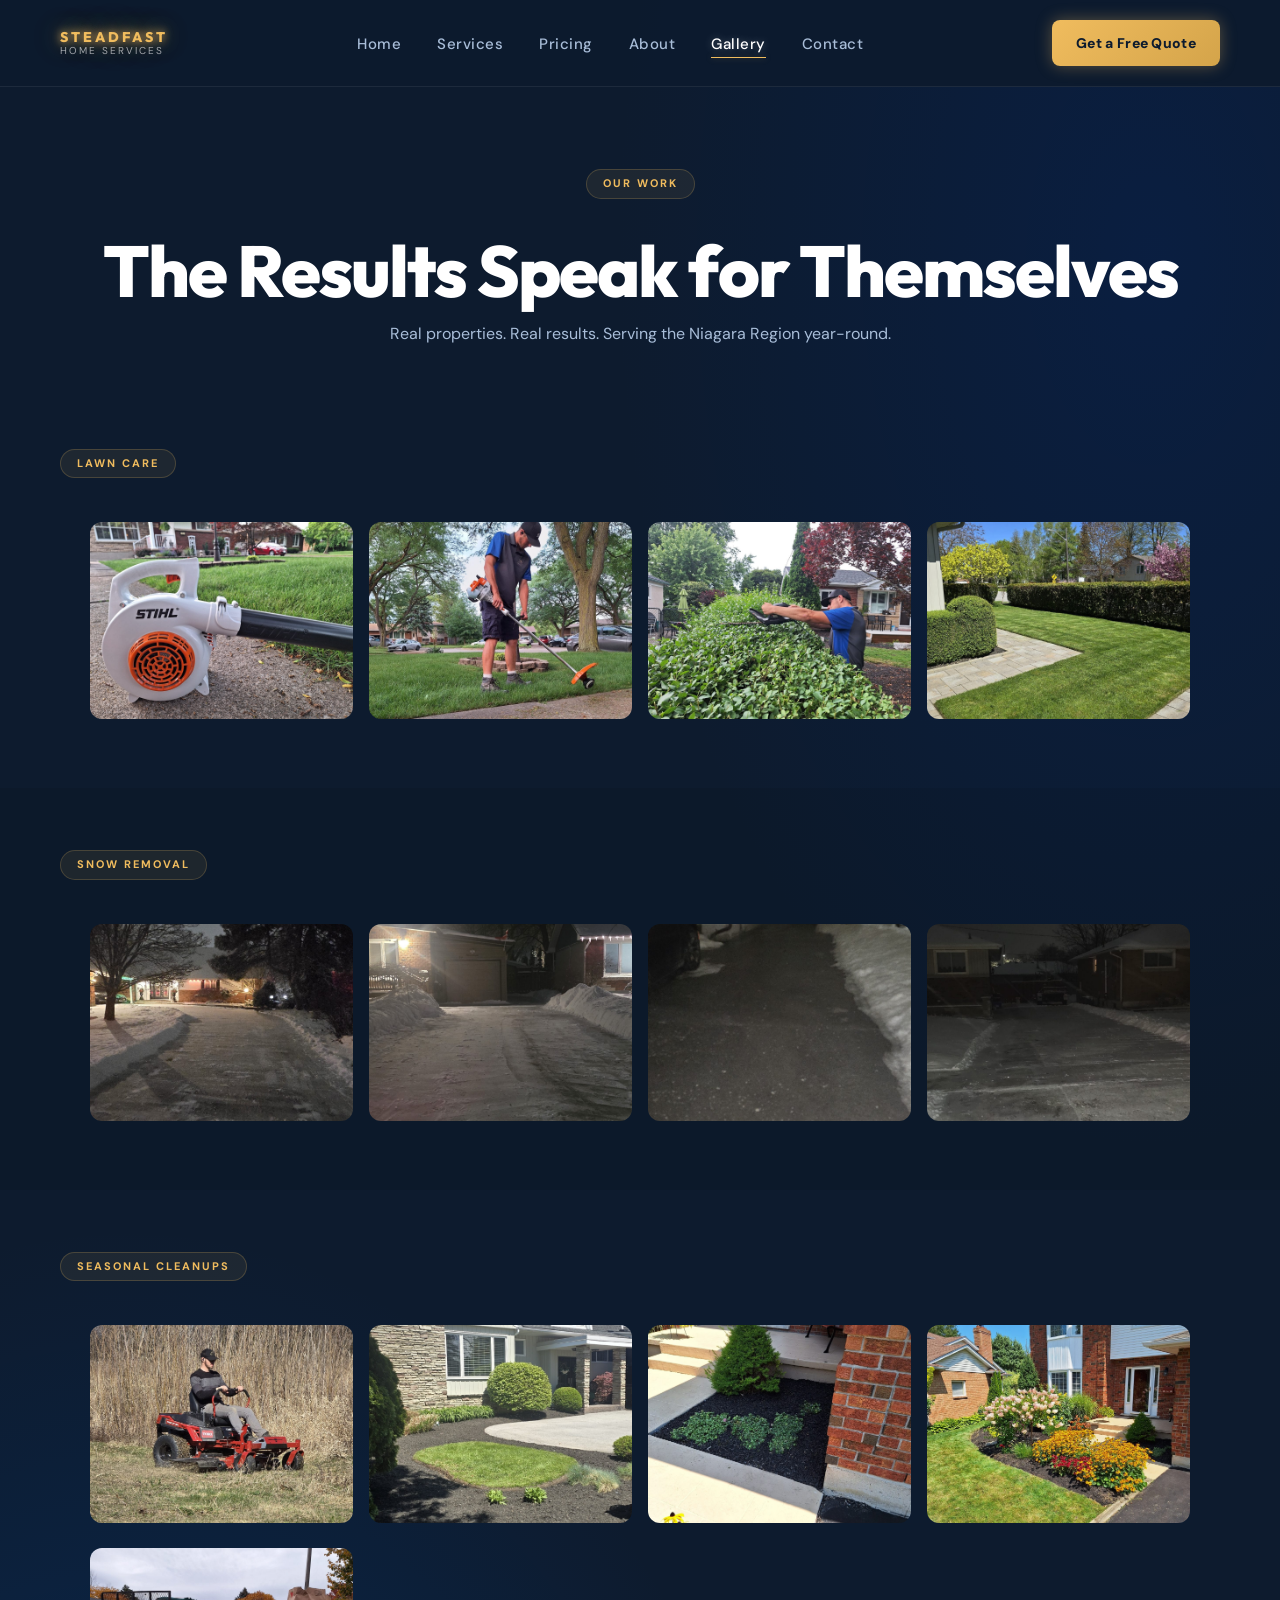
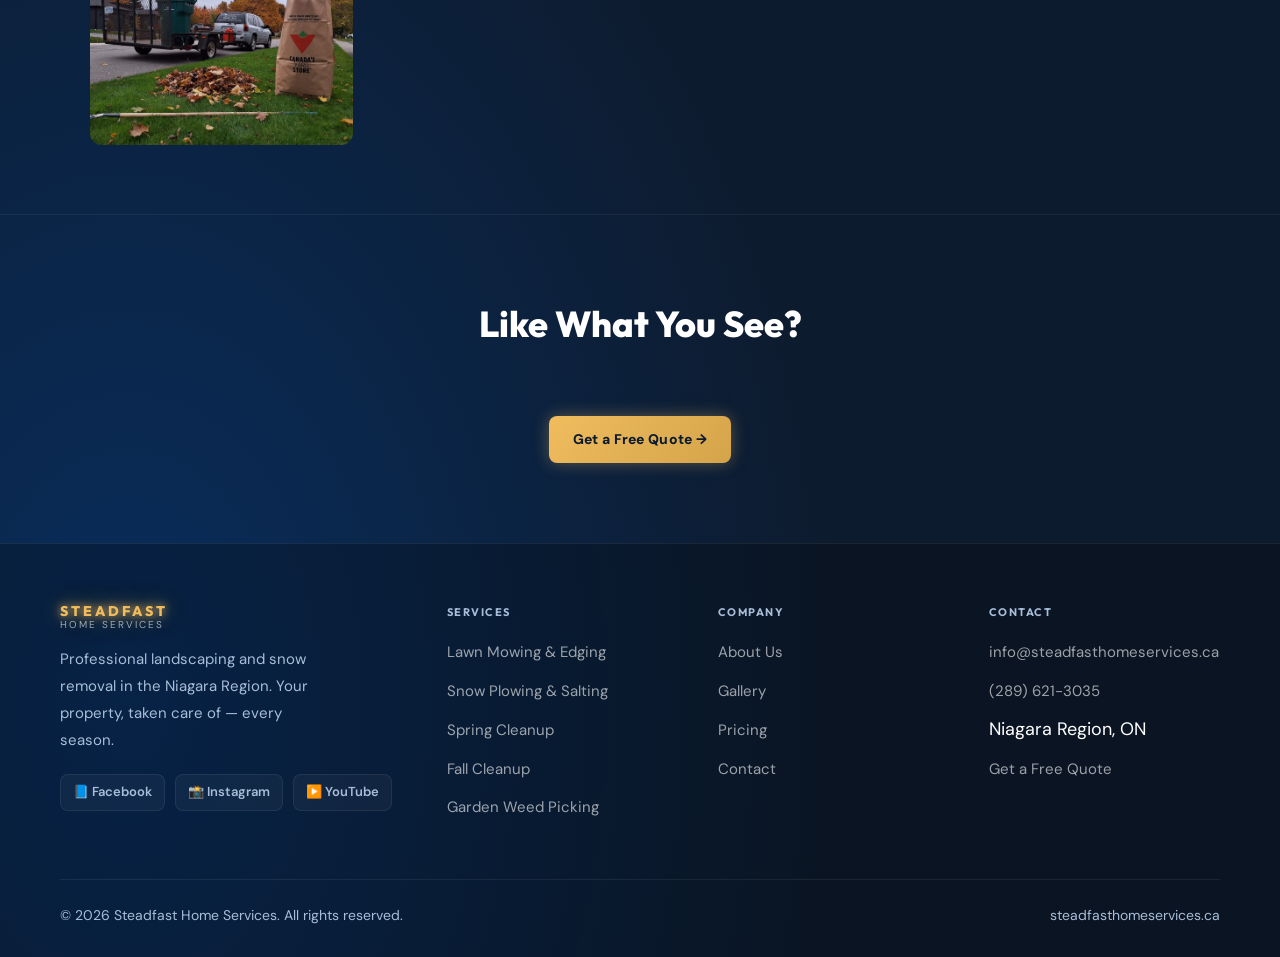
<file: gallery.html>
<!DOCTYPE html>
<html lang="en">
<head>
  <meta charset="UTF-8" />
  <meta name="viewport" content="width=device-width, initial-scale=1.0" />
  <title>Gallery | Steadfast Home Services — Niagara Region</title>
  <meta name="description" content="See our work — lawn care, snow removal, and seasonal cleanups across the Niagara Region." />
  <link rel="canonical" href="https://steadfasthomeservices.ca/gallery.html" />
  <meta name="robots" content="index, follow" />
  <meta name="phone" content="+1-289-621-3035" />
  <meta property="og:title" content="Gallery | Steadfast Home Services — Niagara Region" />
  <meta property="og:description" content="See our landscaping and snow removal work across the Niagara Region. Real properties, real results." />
  <meta property="og:url" content="https://steadfasthomeservices.ca/gallery.html" />
  <meta property="og:type" content="website" />
  <meta property="og:image" content="https://steadfasthomeservices.ca/assets/logo.png" />
  <meta name="twitter:card" content="summary_large_image" />
  <meta name="twitter:title" content="Gallery | Steadfast Home Services — Niagara Region" />
  <meta name="twitter:description" content="See our landscaping and snow removal work across the Niagara Region. Real properties, real results." />
  <meta name="twitter:image" content="https://steadfasthomeservices.ca/assets/logo.png" />
  <link rel="preload" href="styles.css" as="style" />
  <link rel="preload" href="assets/photos/20230625_201654.jpg" as="image" />
  <link rel="dns-prefetch" href="https://www.googletagmanager.com" />
  <link rel="preconnect" href="https://fonts.googleapis.com" />
  <link rel="preconnect" href="https://fonts.gstatic.com" crossorigin />
  <link href="https://fonts.googleapis.com/css2?family=Outfit:wght@300;400;500;600;700;800;900&family=DM+Sans:ital,opsz,wght@0,9..40,300;0,9..40,400;0,9..40,500;0,9..40,600;0,9..40,700;1,9..40,400&display=swap" rel="stylesheet" />
  <link rel="icon" type="image/png" href="assets/favicon.png" />
  <link rel="apple-touch-icon" href="assets/apple-touch-icon.png" />
  <link rel="stylesheet" href="styles.css" />
  <link rel="stylesheet" href="gallery.css" />
  <script src="schema.js" defer></script>
  <script src="animations.js" defer></script>
  <!-- Google Analytics -->
  <script async src="https://www.googletagmanager.com/gtag/js?id=G-3ZM8ZDMQPP"></script>
  <script>
    window.dataLayer = window.dataLayer || [];
    function gtag(){dataLayer.push(arguments);}
    gtag('js', new Date());
    gtag('config', 'G-3ZM8ZDMQPP');
  </script>
</head>
<body>

  <!-- NAV -->
  <nav>
    <div class="nav-logo">
      <div class="nav-logo-text">
        <span>STEADFAST</span>
        <span>HOME SERVICES</span>
      </div>
    </div>
    <ul class="nav-links">
      <li><a href="index.html">Home</a></li>
      <li><a href="services.html">Services</a></li>
      <li><a href="pricing.html">Pricing</a></li>
      <li><a href="about.html">About</a></li>
      <li><a href="gallery.html" class="active">Gallery</a></li>
      <li><a href="contact.html">Contact</a></li>
    </ul>
    <a href="contact.html" class="btn-primary">Get a Free Quote</a>
    <button class="nav-hamburger" id="navHamburger" aria-label="Toggle navigation" aria-expanded="false">
      <span></span><span></span><span></span>
    </button>
  </nav>
  <div class="nav-overlay" id="navOverlay"></div>

  <!-- PAGE HEADER -->
  <header class="gallery-header">
    <div class="section-label">Our Work</div>
    <h1>The Results Speak for Themselves</h1>
    <p>Real properties. Real results. Serving the Niagara Region year-round.</p>
  </header>

  <!-- LAWN CARE -->
  <section class="gallery-section">
    <div class="gallery-section-label">
      <span class="section-label">Lawn Care</span>
    </div>
    <div class="gallery-grid">
      <div class="gallery-item">
        <img src="assets/photos/20230625_201654.jpg" alt="Steadfast Home Services equipment — Niagara Region lawn care" loading="lazy" width="1200" height="900" />
      </div>
      <div class="gallery-item">
        <img src="assets/photos/20230625_202208.jpg" alt="String trimming a lawn — Steadfast Home Services" loading="lazy" width="1200" height="900" />
      </div>
      <div class="gallery-item">
        <img src="assets/photos/20230701_162912.jpg" alt="Hedge trimming service — Niagara Region" loading="lazy" width="1200" height="900" />
      </div>
      <div class="gallery-item">
        <img src="assets/photos/20240502_112503.jpg" alt="Manicured lawn and shaped shrubs — Steadfast Home Services result" loading="lazy" width="1200" height="1600" />
      </div>
    </div>
  </section>

  <!-- SNOW REMOVAL -->
  <section class="gallery-section gallery-section--alt">
    <div class="gallery-section-label">
      <span class="section-label">Snow Removal</span>
    </div>
    <div class="gallery-grid">
      <div class="gallery-item">
        <img src="assets/photos/20251231_181912.jpg" alt="Snow removal service — Steadfast Home Services Niagara Region" loading="lazy" width="1200" height="2597" />
      </div>
      <div class="gallery-item">
        <img src="assets/photos/snow_jan25.jpg" alt="Cleared driveway after snow removal — Niagara Region" loading="lazy" width="1200" height="2597" />
      </div>
      <div class="gallery-item">
        <img src="assets/photos/snow_feb19.jpg" alt="Walkway cleared after snowfall — Steadfast Home Services" loading="lazy" width="1200" height="2597" />
      </div>
      <div class="gallery-item">
        <img src="assets/photos/snow_after3.jpg" alt="Driveway cleared after storm — Steadfast Home Services" loading="lazy" width="1200" height="2597" />
      </div>
    </div>
  </section>

  <!-- CLEANUPS -->
  <section class="gallery-section">
    <div class="gallery-section-label">
      <span class="section-label">Seasonal Cleanups</span>
    </div>
    <div class="gallery-grid">
      <div class="gallery-item">
        <img src="assets/photos/20240407_161730.jpg" alt="Spring cleanup — zero-turn mowing in the Niagara Region" loading="lazy" width="1200" height="1600" />
      </div>
      <div class="gallery-item">
        <img src="assets/photos/20250509_123234.jpg" alt="Spring garden cleanup with shaped shrubs and fresh mulch" loading="lazy" width="1200" height="2597" />
      </div>
      <div class="gallery-item">
        <img src="assets/photos/20230819_135709.jpg" alt="Fresh mulch garden bed — Steadfast Home Services" loading="lazy" width="1200" height="1600" />
      </div>
      <div class="gallery-item">
        <img src="assets/photos/20230819_135720.jpg" alt="Colourful flower garden bed maintained by Steadfast Home Services" loading="lazy" width="1200" height="1600" />
      </div>
      <div class="gallery-item">
        <img src="assets/photos/20231027_081832.jpg" alt="Fall leaf cleanup — bagged and cleared — Niagara Region" loading="lazy" width="1200" height="1600" />
      </div>
    </div>
  </section>

  <!-- CTA -->
  <section class="services-cta">
    <h2>Like What You See?</h2>
    <p>Get in touch and let's take care of your property too.</p>
    <a href="contact.html" class="btn-primary">Get a Free Quote &rarr;</a>
  </section>

  <!-- FOOTER -->
  <footer>
    <div class="footer-top">
      <div class="footer-brand">
        <div class="nav-logo-text">
          <span class="footer-logo-title">STEADFAST</span>
          <span class="footer-logo-sub">HOME SERVICES</span>
        </div>
        <p>Professional landscaping and snow removal in the Niagara Region. Your property, taken care of — every season.</p>
        <div class="social-links">
          <a href="https://www.facebook.com/profile.php?id=100092888058014" target="_blank" rel="noopener noreferrer" class="social-link">📘 Facebook</a>
          <a href="https://www.instagram.com/steadfasthomeservices/" target="_blank" rel="noopener noreferrer" class="social-link">📸 Instagram</a>
          <a href="https://www.youtube.com/@SteadfastHomeServices" target="_blank" rel="noopener noreferrer" class="social-link">▶️ YouTube</a>
        </div>
      </div>
      <div class="footer-col">
        <h4>Services</h4>
        <ul>
          <li><a href="services.html#mowing">Lawn Mowing &amp; Edging</a></li>
          <li><a href="services.html#snow">Snow Plowing &amp; Salting</a></li>
          <li><a href="services.html#spring">Spring Cleanup</a></li>
          <li><a href="services.html#fall">Fall Cleanup</a></li>
          <li><a href="services.html#weed">Garden Weed Picking</a></li>
        </ul>
      </div>
      <div class="footer-col">
        <h4>Company</h4>
        <ul>
          <li><a href="about.html">About Us</a></li>
          <li><a href="gallery.html">Gallery</a></li>
          <li><a href="pricing.html">Pricing</a></li>
          <li><a href="contact.html">Contact</a></li>
        </ul>
      </div>
      <div class="footer-col">
        <h4>Contact</h4>
        <ul>
          <li><a href="mailto:info@steadfasthomeservices.ca">info@steadfasthomeservices.ca</a></li>
          <li><a href="tel:+12896213035">(289) 621-3035</a></li>
          <li>Niagara Region, ON</li>
          <li><a href="contact.html">Get a Free Quote</a></li>
        </ul>
      </div>
    </div>
    <div class="footer-bottom">
      <p>&copy; 2026 Steadfast Home Services. All rights reserved.</p>
      <p>steadfasthomeservices.ca</p>
    </div>
  </footer>

</body>
</html>
</file>
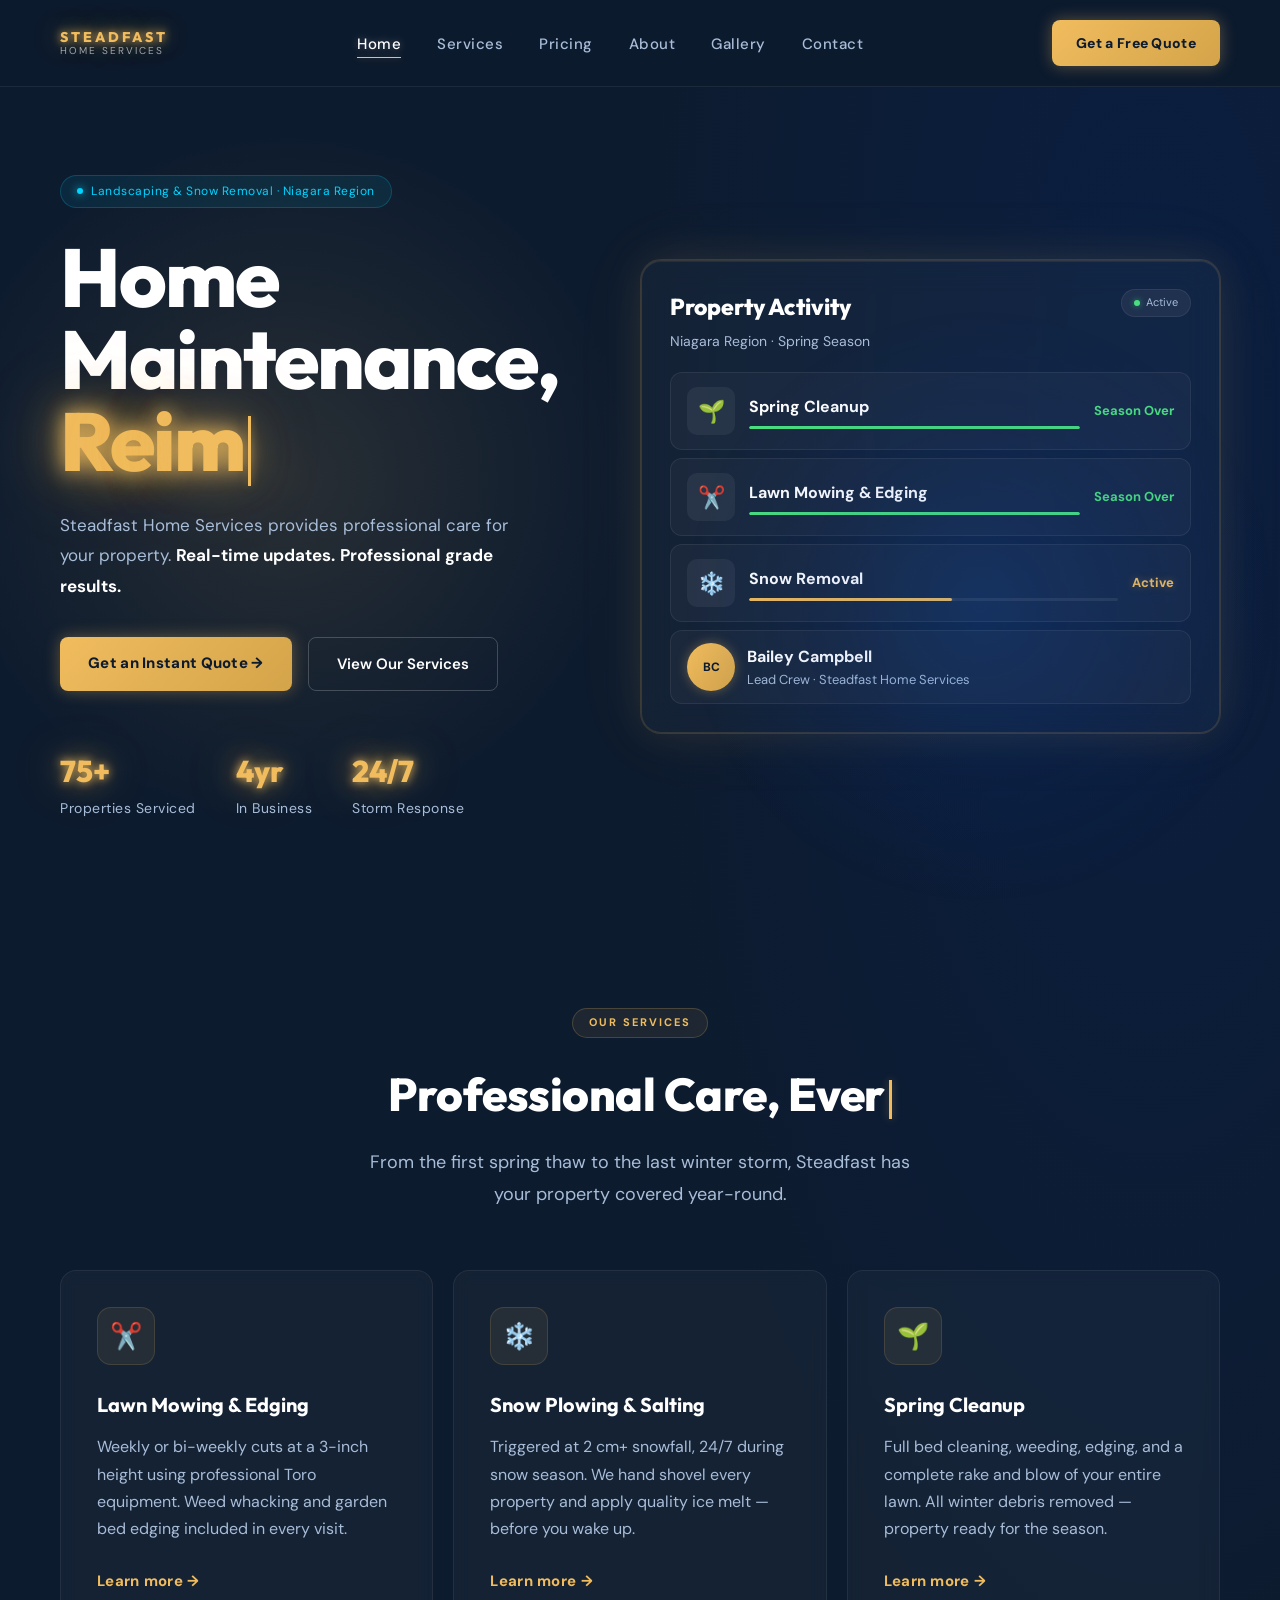
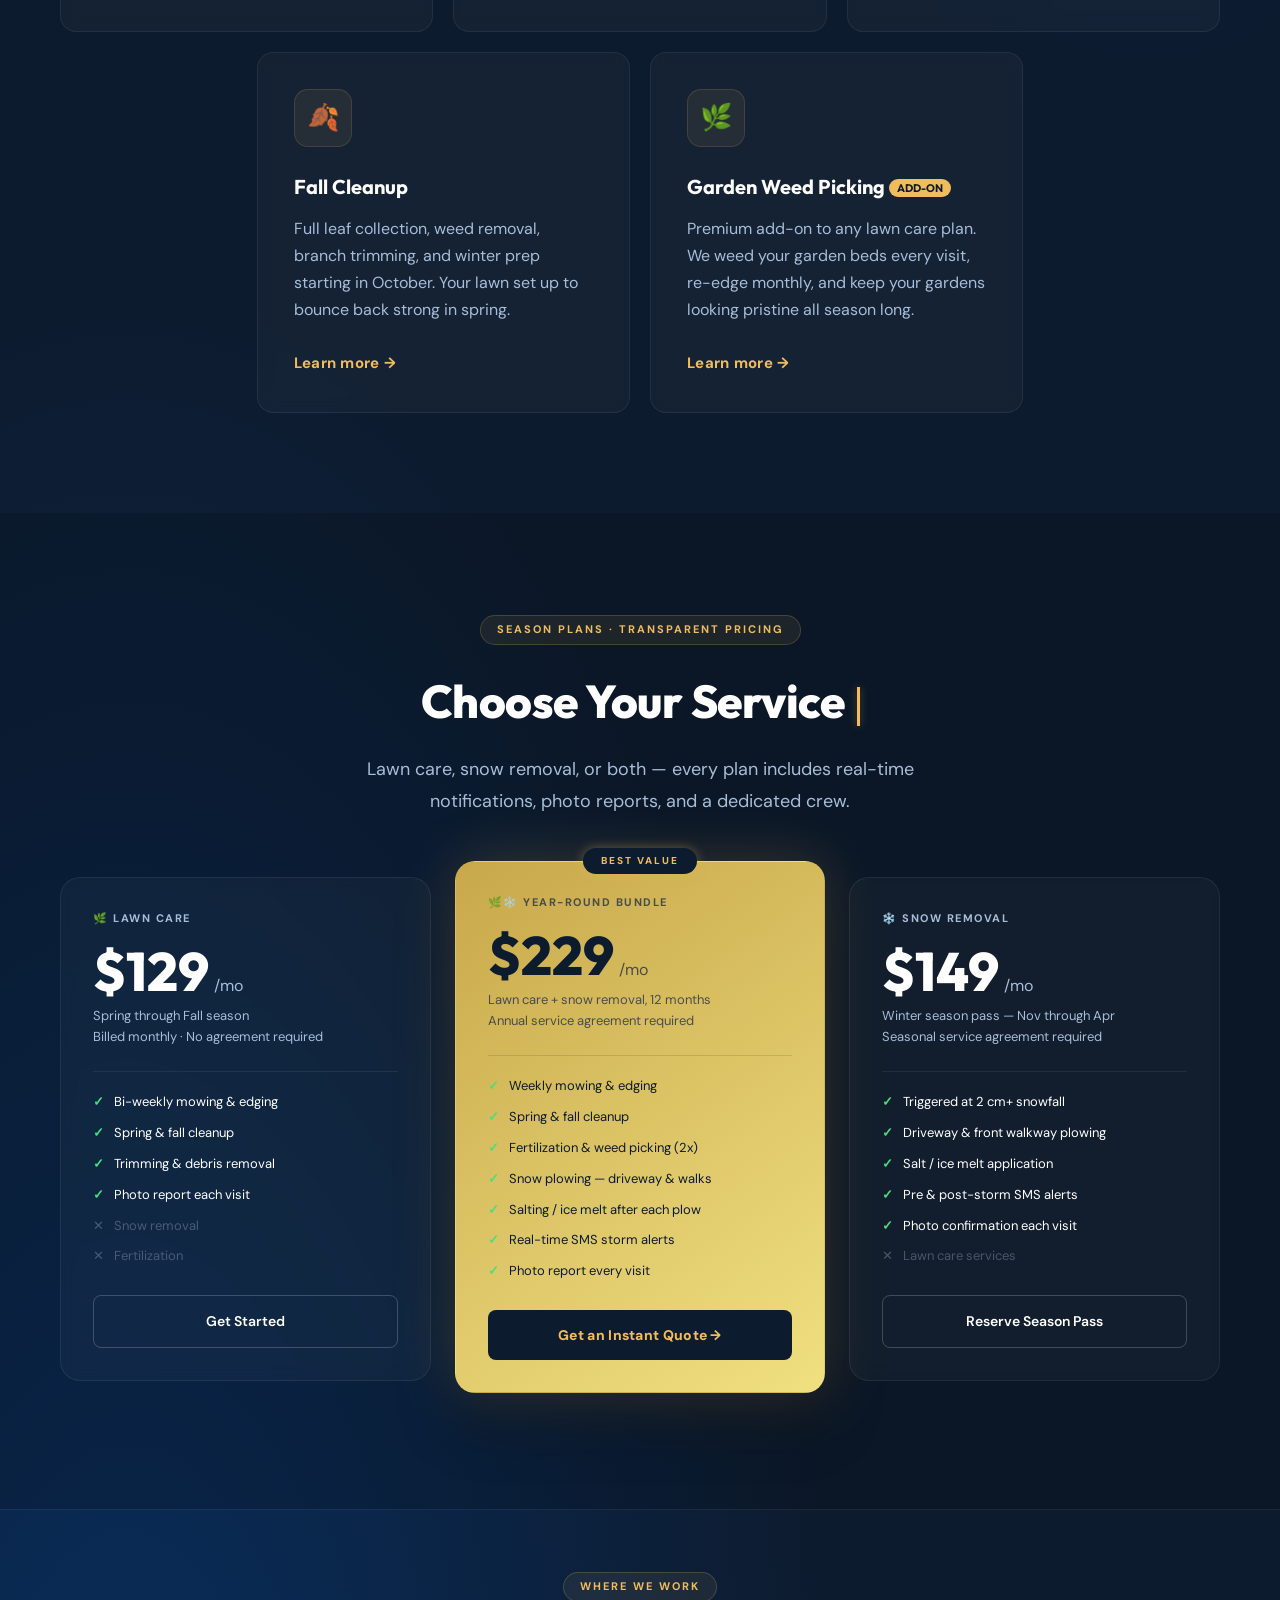
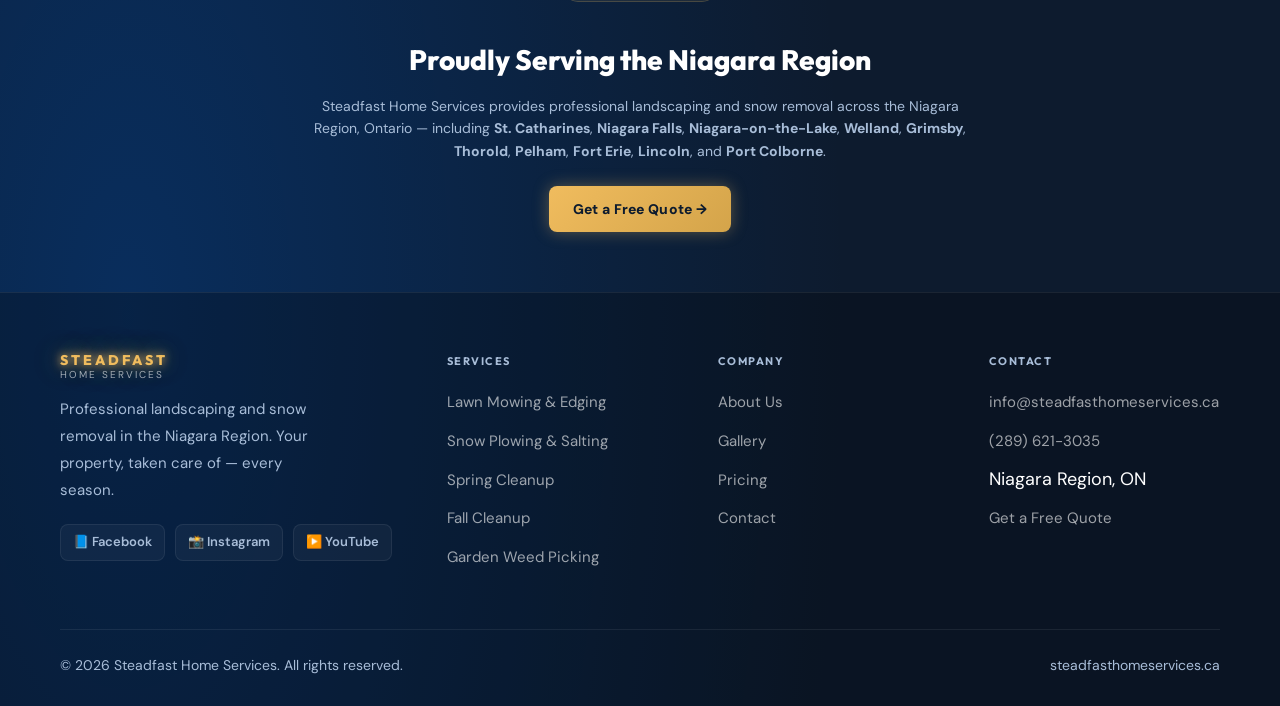
<file: home.html>
<!DOCTYPE html>
<html lang="en">
<head>
  <meta charset="UTF-8" />
  <meta name="viewport" content="width=device-width, initial-scale=1.0" />

  <!-- SEO -->
  <title>Steadfast Home Services | Landscaping & Snow Removal — Niagara Region</title>
  <meta name="description" content="Professional landscaping and snow removal in the Niagara Region. Steadfast Home Services provides year-round property care. Real-time updates. Professional results." />
  <meta name="keywords" content="landscaping Niagara, snow removal Niagara, lawn care Niagara Region, Steadfast Home Services" />
  <link rel="canonical" href="https://steadfasthomeservices.ca" />

  <!-- Phone -->
  <meta name="phone" content="+1-289-621-3035" />

  <!-- Open Graph -->
  <meta property="og:title" content="Steadfast Home Services | Landscaping & Snow Removal — Niagara Region" />
  <meta property="og:description" content="Professional landscaping and snow removal in the Niagara Region. Serving St. Catharines, Niagara Falls, Welland & surrounding areas." />
  <meta property="og:url" content="https://steadfasthomeservices.ca" />
  <meta property="og:type" content="website" />
  <meta property="og:image" content="https://steadfasthomeservices.ca/assets/logo.png" />

  <!-- Twitter Card -->
  <meta name="twitter:card" content="summary_large_image" />
  <meta name="twitter:title" content="Steadfast Home Services | Niagara Region" />
  <meta name="twitter:description" content="Professional landscaping and snow removal in the Niagara Region." />
  <meta name="twitter:image" content="https://steadfasthomeservices.ca/assets/logo.png" />

  <!-- Robots -->
  <meta name="robots" content="index, follow" />

  <!-- Fonts -->
  <link rel="preconnect" href="https://fonts.googleapis.com" />
  <link rel="preconnect" href="https://fonts.gstatic.com" crossorigin />
  <link href="https://fonts.googleapis.com/css2?family=Outfit:wght@300;400;500;600;700;800;900&family=DM+Sans:ital,opsz,wght@0,9..40,300;0,9..40,400;0,9..40,500;0,9..40,600;0,9..40,700;1,9..40,400&display=swap" rel="stylesheet" />

  <link rel="icon" type="image/png" href="assets/favicon.png" />
  <link rel="apple-touch-icon" href="assets/apple-touch-icon.png" />
  <link rel="stylesheet" href="styles.css" />
  <script src="schema.js" defer></script>
  <script src="animations.js" defer></script>
  <!-- Google Analytics -->
  <script async src="https://www.googletagmanager.com/gtag/js?id=G-Z38VHXT0V1"></script>
  <script>
    window.dataLayer = window.dataLayer || [];
    function gtag(){dataLayer.push(arguments);}
    gtag('js', new Date());
    gtag('config', 'G-Z38VHXT0V1');
  </script>
</head>
<body>

  <!-- =============================================
       NAVIGATION
       ============================================= -->
  <nav>
    <div class="nav-logo">
      <!-- Replace src with actual logo path once added to assets folder -->
      <div class="nav-logo-text">
        <span>STEADFAST</span>
        <span>HOME SERVICES</span>
      </div>
    </div>

    <ul class="nav-links">
      <li><a href="#" class="active">Home</a></li>
      <li><a href="services.html">Services</a></li>
      <li><a href="pricing.html">Pricing</a></li>
      <li><a href="about.html">About</a></li>
      <li><a href="gallery.html">Gallery</a></li>
      <li><a href="contact.html">Contact</a></li> 
    </ul>

    <a href="contact.html" class="btn-primary">Get a Free Quote</a>
    <button class="nav-hamburger" id="navHamburger" aria-label="Toggle navigation" aria-expanded="false">
      <span></span><span></span><span></span>
    </button>
  </nav>
  <div class="nav-overlay" id="navOverlay"></div>

  <!--
    VIDEO BACKGROUND — swap in when footage is ready:
    Replace the section.hero background with:

    <video class="hero-video" autoplay muted loop playsinline>
      <source src="assets/hero.mp4" type="video/mp4" />
    </video>

    And add to styles.css:
    .hero { position: relative; }
    .hero-video { position:absolute; inset:0; width:100%; height:100%; object-fit:cover; opacity:0.25; z-index:0; }
    .hero-content, .hero-card { position: relative; z-index: 1; }
  -->

  <!-- =============================================
       HERO SECTION
       ============================================= -->
  <section class="hero">
    <div class="hero-content">
      <div class="hero-badge">Landscaping &amp; Snow Removal &middot; Niagara Region</div>

      <h1>Home Maintenance,<br /><span class="hero-typewrite">Reimagined.</span></h1>

      <p>
        Steadfast Home Services provides professional care for your property.
        <strong>Real-time updates.</strong>
        <strong>Professional grade results.</strong>
      </p>

      <div class="hero-ctas">
        <a href="contact.html" class="btn-primary">Get an Instant Quote &rarr;</a>
        <a href="#services" class="btn-outline">View Our Services</a>
      </div>

      <div class="hero-stats">
        <div class="stat">
          <span class="stat-number">75+</span>
          <span class="stat-label">Properties Serviced</span>
        </div>
        <div class="stat">
          <span class="stat-number">4yr</span>
          <span class="stat-label">In Business</span>
        </div>
        <div class="stat">
          <span class="stat-number">24/7</span>
          <span class="stat-label">Storm Response</span>
        </div>
      </div>
    </div>

    <!-- Property Activity Card — powered by status.json -->
    <div class="hero-card" id="activityCard">
      <div class="hero-card-header">
        <div>
          <div class="hero-card-title">Property Activity</div>
          <div class="hero-card-subtitle" id="cardSubtitle">Niagara Region &middot; Loading...</div>
        </div>
        <div style="display:flex;flex-direction:column;align-items:flex-end;gap:8px;">
          <div class="storm-alert" id="cardAlert" style="display:none;"></div>
          <div class="status-badge" id="cardStatus">...</div>
        </div>
      </div>
      <div id="cardServices"></div>
      <div class="crew-item">
        <div class="crew-avatar">BC</div>
        <div>
          <div class="crew-name">Bailey Campbell</div>
          <div class="crew-role">Lead Crew &middot; Steadfast Home Services</div>
        </div>
      </div>
    </div>
  </section>

  <!-- =============================================
       SERVICES SECTION
       ============================================= -->
  <section class="services" id="services">
    <div class="section-header">
      <div class="section-label">Our Services</div>
      <h2 class="section-title">Professional Care, Every Season</h2>
      <p class="section-sub">From the first spring thaw to the last winter storm, Steadfast has your property covered year-round.</p>
    </div>

    <div class="services-grid">
      <div class="service-card">
        <div class="service-icon">✂️</div>
        <h3>Lawn Mowing &amp; Edging</h3>
        <p>Weekly or bi-weekly cuts at a 3-inch height using professional Toro equipment. Weed whacking and garden bed edging included in every visit.</p>
        <a href="services.html#mowing" class="service-link">Learn more &rarr;</a>
      </div>

      <div class="service-card">
        <div class="service-icon">❄️</div>
        <h3>Snow Plowing &amp; Salting</h3>
        <p>Triggered at 2 cm+ snowfall, 24/7 during snow season. We hand shovel every property and apply quality ice melt — before you wake up.</p>
        <a href="services.html#snow" class="service-link">Learn more &rarr;</a>
      </div>

      <div class="service-card">
        <div class="service-icon">🌱</div>
        <h3>Spring Cleanup</h3>
        <p>Full bed cleaning, weeding, edging, and a complete rake and blow of your entire lawn. All winter debris removed — property ready for the season.</p>
        <a href="services.html#spring" class="service-link">Learn more &rarr;</a>
      </div>

      <div class="service-card service-card--centered">
        <div class="service-icon">🍂</div>
        <h3>Fall Cleanup</h3>
        <p>Full leaf collection, weed removal, branch trimming, and winter prep starting in October. Your lawn set up to bounce back strong in spring.</p>
        <a href="services.html#fall" class="service-link">Learn more &rarr;</a>
      </div>

      <div class="service-card service-card--centered">
        <div class="service-icon">🌿</div>
        <h3>Garden Weed Picking <span style="font-size:11px;background:var(--gold);color:var(--navy);padding:2px 8px;border-radius:10px;font-weight:700;vertical-align:middle;">ADD-ON</span></h3>
        <p>Premium add-on to any lawn care plan. We weed your garden beds every visit, re-edge monthly, and keep your gardens looking pristine all season long.</p>
        <a href="services.html#weed" class="service-link">Learn more &rarr;</a>
      </div>
    </div>
  </section>

  <!-- =============================================
       PRICING SECTION
       ============================================= -->
  <section class="pricing" id="pricing">
    <div class="section-header">
      <div class="section-label">Season Plans &middot; Transparent Pricing</div>
      <h2 class="section-title">Choose Your Service Plan</h2>
      <p class="section-sub">Lawn care, snow removal, or both — every plan includes real-time notifications, photo reports, and a dedicated crew.</p>
    </div>

    <div class="pricing-grid">

      <!-- Lawn Care -->
      <div class="pricing-card">
        <div class="price-label">🌿 Lawn Care</div>
        <div>
          <span class="price-amount">$129</span>
          <span class="price-period">/mo</span>
        </div>
        <div class="price-desc">Spring through Fall season<br />Billed monthly &middot; No agreement required</div>
        <hr class="price-divider" />
        <ul class="features-list">
          <li class="feature-item included">Bi-weekly mowing &amp; edging</li>
          <li class="feature-item included">Spring &amp; fall cleanup</li>
          <li class="feature-item included">Trimming &amp; debris removal</li>
          <li class="feature-item included">Photo report each visit</li>
          <li class="feature-item excluded">Snow removal</li>
          <li class="feature-item excluded">Fertilization</li>
        </ul>
        <a href="contact.html" class="btn-outline">Get Started</a>
      </div>

      <!-- Year-Round Bundle (Featured) -->
      <div class="pricing-card featured">
        <div class="best-value-badge">BEST VALUE</div>
        <div class="price-label">🌿❄️ Year-Round Bundle</div>
        <div>
          <span class="price-amount">$229</span>
          <span class="price-period">/mo</span>
        </div>
        <div class="price-desc">Lawn care + snow removal, 12 months<br />Annual service agreement required</div>
        <hr class="price-divider" />
        <ul class="features-list">
          <li class="feature-item included">Weekly mowing &amp; edging</li>
          <li class="feature-item included">Spring &amp; fall cleanup</li>
          <li class="feature-item included">Fertilization &amp; weed picking (2x)</li>
          <li class="feature-item included">Snow plowing — driveway &amp; walks</li>
          <li class="feature-item included">Salting / ice melt after each plow</li>
          <li class="feature-item included">Real-time SMS storm alerts</li>
          <li class="feature-item included">Photo report every visit</li>
        </ul>
        <a href="contact.html" class="btn-primary">Get an Instant Quote &rarr;</a>
      </div>

      <!-- Snow Removal -->
      <div class="pricing-card">
        <div class="price-label">❄️ Snow Removal</div>
        <div>
          <span class="price-amount">$149</span>
          <span class="price-period">/mo</span>
        </div>
        <div class="price-desc">Winter season pass — Nov through Apr<br />Seasonal service agreement required</div>
        <hr class="price-divider" />
        <ul class="features-list">
          <li class="feature-item included">Triggered at 2 cm+ snowfall</li>
          <li class="feature-item included">Driveway &amp; front walkway plowing</li>
          <li class="feature-item included">Salt / ice melt application</li>
          <li class="feature-item included">Pre &amp; post-storm SMS alerts</li>
          <li class="feature-item included">Photo confirmation each visit</li>
          <li class="feature-item excluded">Lawn care services</li>
        </ul>
        <a href="contact.html" class="btn-outline">Reserve Season Pass</a>
      </div>

    </div>
  </section>

  <!-- =============================================
       SERVICE AREA (SEO — city keyword coverage)
       ============================================= -->
  <section class="service-area">
    <div class="section-label">Where We Work</div>
    <h2>Proudly Serving the Niagara Region</h2>
    <p>
      Steadfast Home Services provides professional landscaping and snow removal across the Niagara Region, Ontario — including
      <strong>St. Catharines</strong>, <strong>Niagara Falls</strong>, <strong>Niagara-on-the-Lake</strong>,
      <strong>Welland</strong>, <strong>Grimsby</strong>, <strong>Thorold</strong>, <strong>Pelham</strong>,
      <strong>Fort Erie</strong>, <strong>Lincoln</strong>, and <strong>Port Colborne</strong>.
    </p>
    <a href="contact.html" class="btn-primary">Get a Free Quote &rarr;</a>
  </section>

  <!-- =============================================
       FOOTER
       ============================================= -->
  <footer id="contact">
    <div class="footer-top">
      <div class="footer-brand">
        <div class="nav-logo-text">
          <span class="footer-logo-title">STEADFAST</span>
          <span class="footer-logo-sub">HOME SERVICES</span>
        </div>
        <p>Professional landscaping and snow removal in the Niagara Region. Your property, taken care of — every season.</p>
        <div class="social-links">
          <a href="https://www.facebook.com/profile.php?id=100092888058014" target="_blank" rel="noopener noreferrer" class="social-link">📘 Facebook</a>
          <a href="https://www.instagram.com/steadfasthomeservices/" target="_blank" rel="noopener noreferrer" class="social-link">📸 Instagram</a>
          <a href="https://www.youtube.com/@SteadfastHomeServices" target="_blank" rel="noopener noreferrer" class="social-link">▶️ YouTube</a>
        </div>
      </div>

      <div class="footer-col">
        <h4>Services</h4>
        <ul>
          <li><a href="services.html#mowing">Lawn Mowing &amp; Edging</a></li>
          <li><a href="services.html#snow">Snow Plowing &amp; Salting</a></li>
          <li><a href="services.html#spring">Spring Cleanup</a></li>
          <li><a href="services.html#fall">Fall Cleanup</a></li>
          <li><a href="services.html#weed">Garden Weed Picking</a></li>
        </ul>
      </div>

      <div class="footer-col">
        <h4>Company</h4>
        <ul>
          <li><a href="about.html">About Us</a></li>
          <li><a href="gallery.html">Gallery</a></li>
          <li><a href="pricing.html">Pricing</a></li>
          <li><a href="contact.html">Contact</a></li>
        </ul>
      </div>

      <div class="footer-col">
        <h4>Contact</h4>
        <ul>
          <li><a href="mailto:info@steadfasthomeservices.ca">info@steadfasthomeservices.ca</a></li>
          <li><a href="tel:+12896213035">(289) 621-3035</a></li>
          <li>Niagara Region, ON</li>
          <li><a href="contact.html">Get a Free Quote</a></li>
        </ul>
      </div>
    </div>

    <div class="footer-bottom">
      <p>&copy; 2026 Steadfast Home Services. All rights reserved.</p>
      <p>steadfasthomeservices.ca</p>
    </div>
  </footer>

  <script>
    // Load live status from status.json
    fetch('status.json')
      .then(r => r.json())
      .then(data => {
        // Subtitle: region + season only (no daily area or date to maintain)
        document.getElementById('cardSubtitle').textContent = 'Niagara Region · ' + data.season;

        // Status badge
        document.getElementById('cardStatus').textContent = data.status;

        // Alert banner (only shown if alert text is set)
        if (data.alert) {
          const alert = document.getElementById('cardAlert');
          alert.textContent = '⚠ ' + data.alert;
          alert.style.display = 'flex';
        }

        // Service items
        const stateMap = {
          active:   { label: 'Active',     css: 'status-progress', bar: 'bar-gold'  },
          upcoming: { label: 'Starting Soon', css: 'status-oncall', bar: 'bar-grey' },
          standby:  { label: 'On Call',    css: 'status-oncall',   bar: 'bar-grey'  },
          done:     { label: 'Season Over', css: 'status-complete', bar: 'bar-green' }
        };

        const container = document.getElementById('cardServices');
        data.services.forEach(svc => {
          const s = stateMap[svc.state] || stateMap.standby;
          container.innerHTML += `
            <div class="job-item">
              <div class="job-icon">${svc.icon}</div>
              <div class="job-info">
                <div class="job-name">${svc.name}</div>
                <div class="job-bar"><div class="job-bar-fill ${s.bar}"></div></div>
              </div>
              <span class="job-status ${s.css}">${s.label}</span>
            </div>`;
        });
      })
      .catch(() => {
        document.getElementById('cardSubtitle').textContent = 'Niagara Region';
        document.getElementById('cardStatus').textContent = 'Active';
      });
  </script>
</body>
</html>
</file>
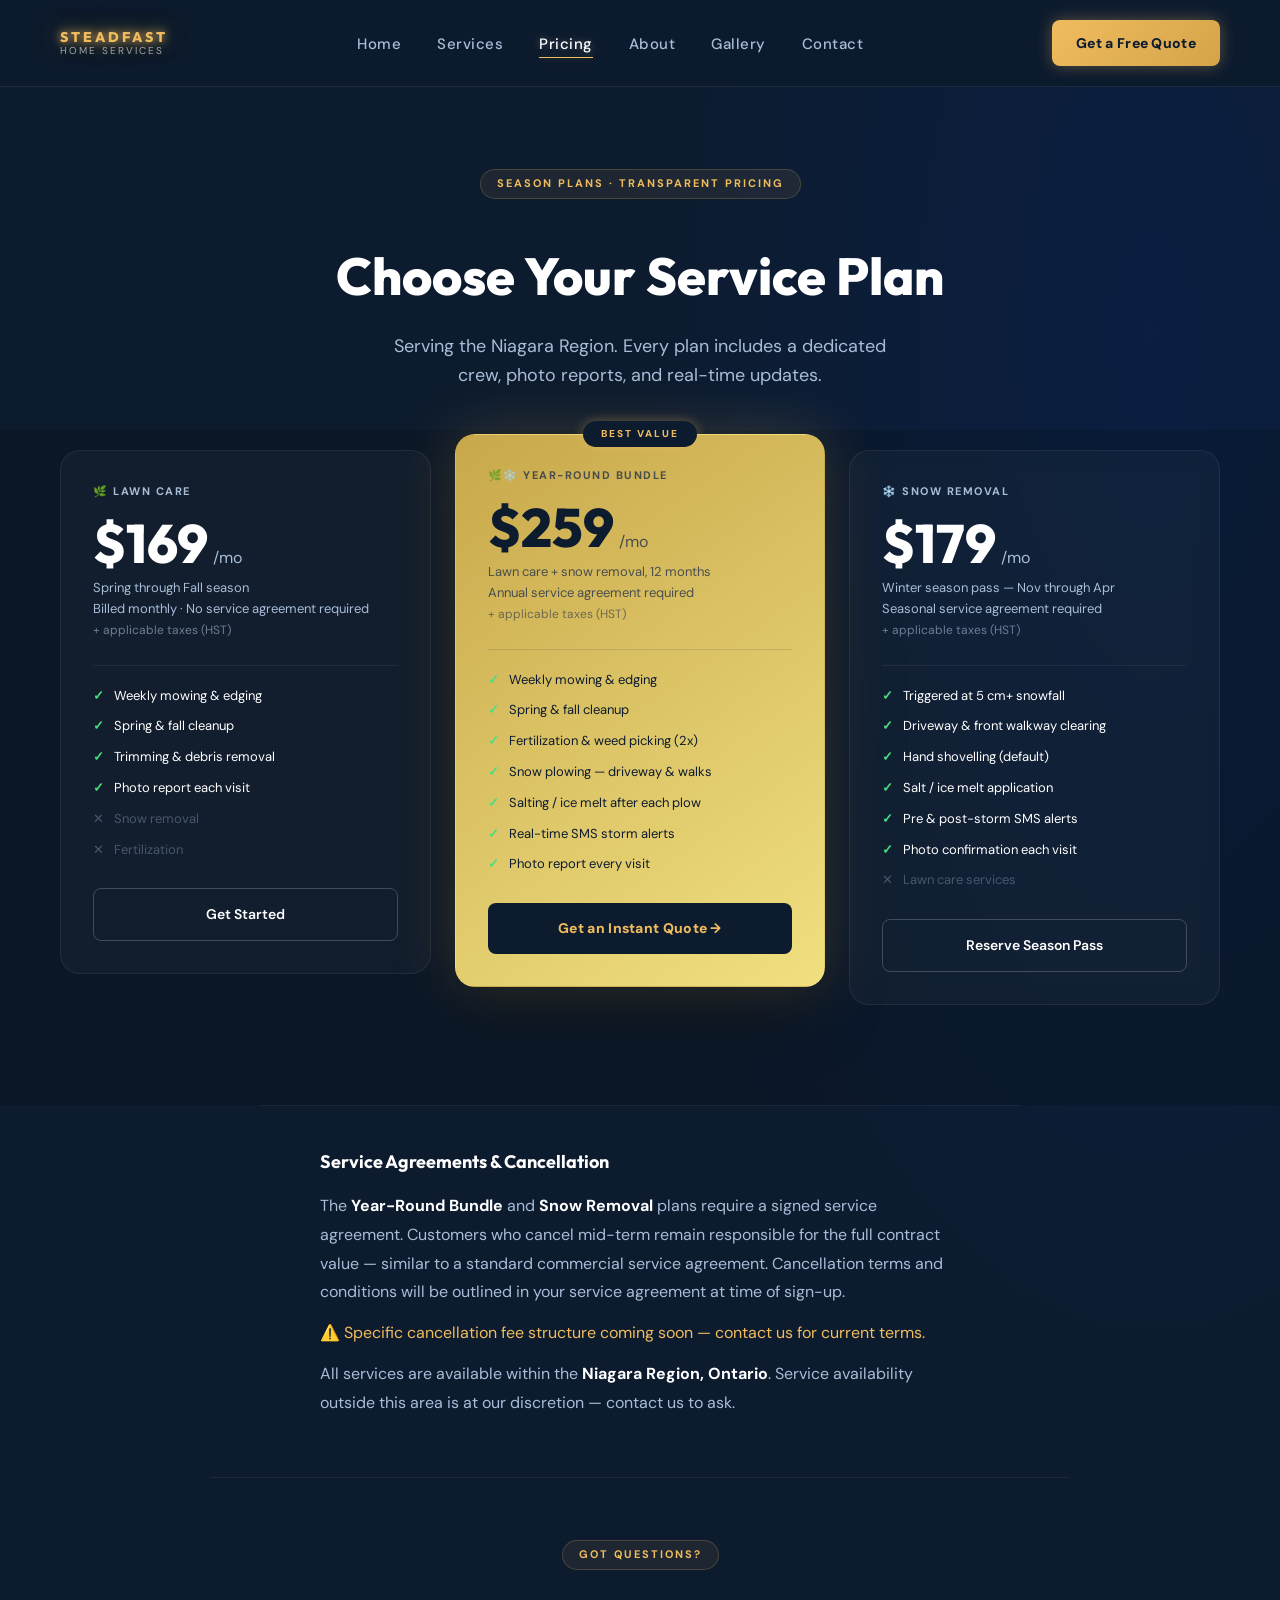
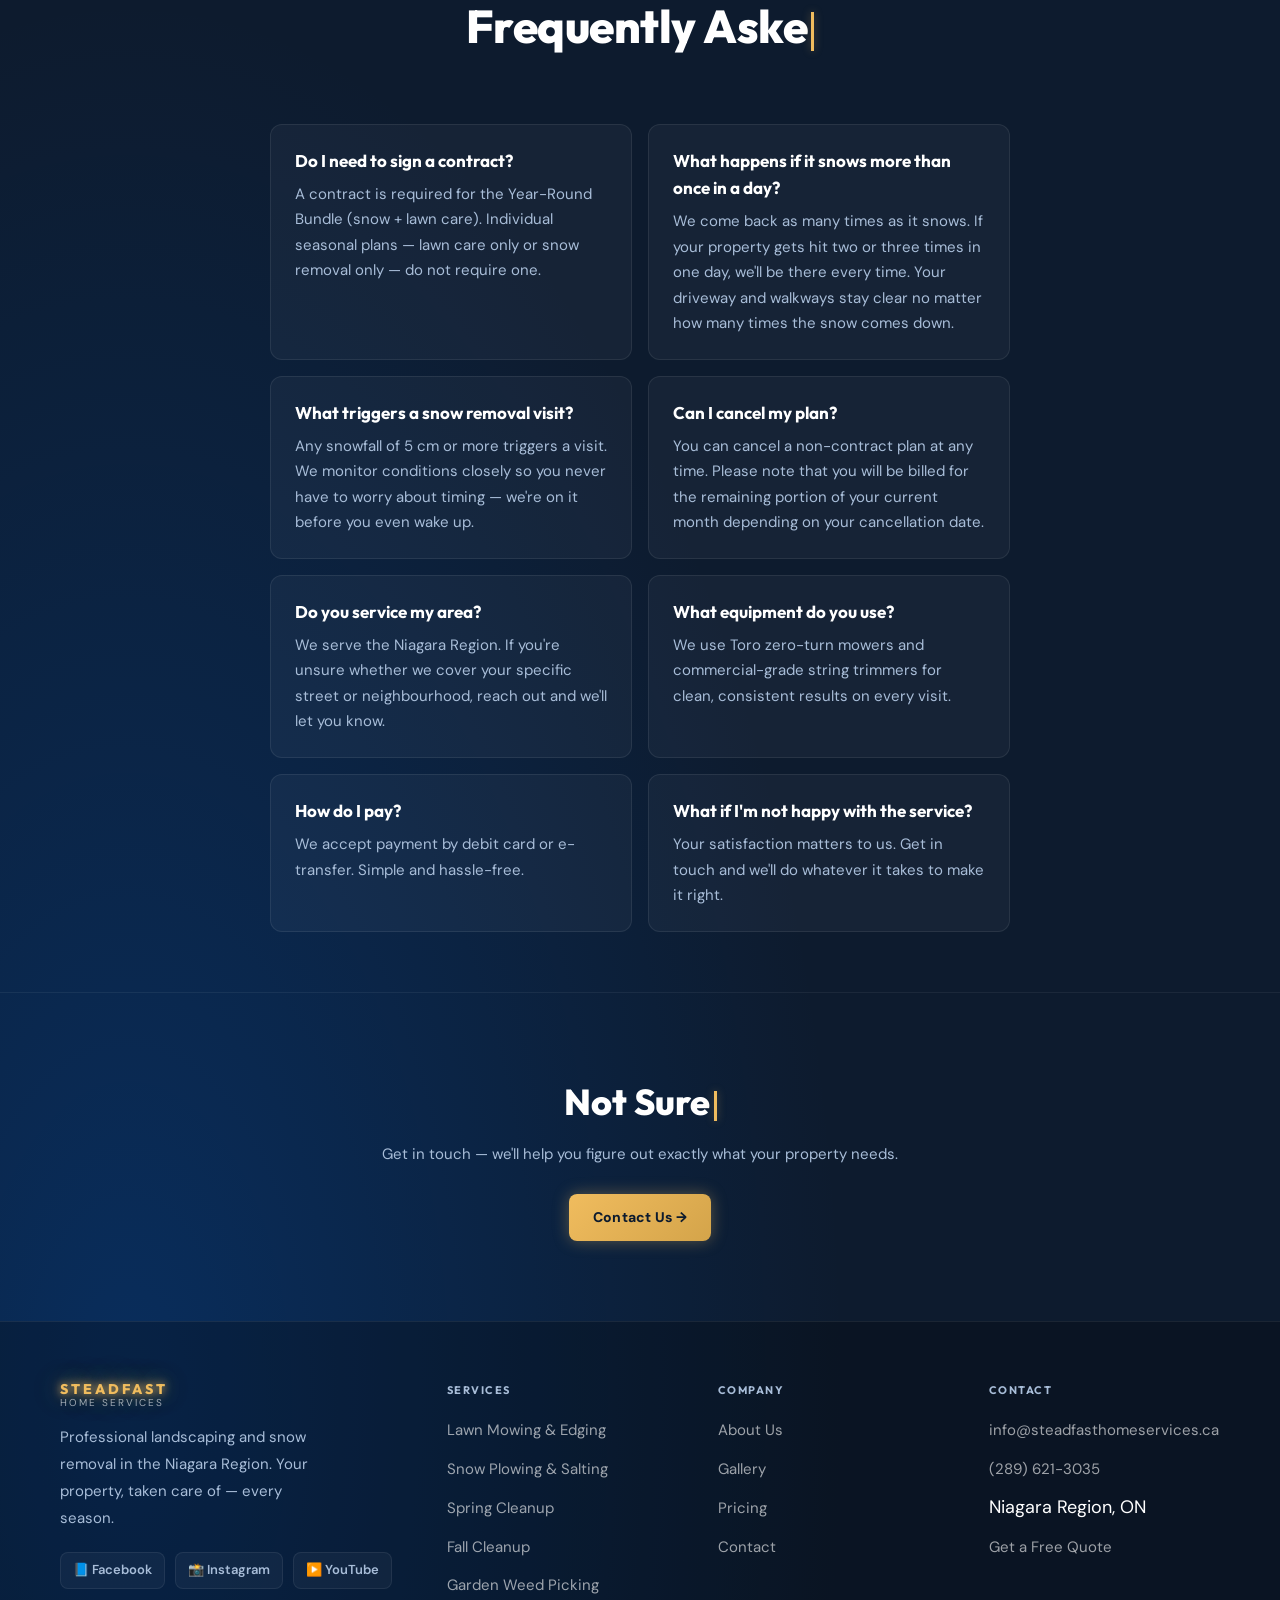
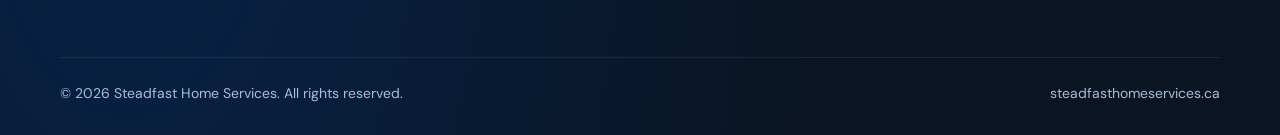
<file: pricing.html>
<!DOCTYPE html>
<html lang="en">
<head>
  <meta charset="UTF-8" />
  <meta name="viewport" content="width=device-width, initial-scale=1.0" />
  <title>Pricing | Steadfast Home Services — Niagara Region</title>
  <meta name="description" content="Transparent pricing for lawn care and snow removal in the Niagara Region. Choose a plan that fits your property." />
  <link rel="canonical" href="https://steadfasthomeservices.ca/pricing.html" />
  <meta name="robots" content="index, follow" />
  <meta name="phone" content="+1-289-621-3035" />
  <meta property="og:title" content="Pricing | Steadfast Home Services — Niagara Region" />
  <meta property="og:description" content="Transparent lawn care and snow removal pricing for the Niagara Region. No hidden fees. Seasonal plans available." />
  <meta property="og:url" content="https://steadfasthomeservices.ca/pricing.html" />
  <meta property="og:type" content="website" />
  <meta property="og:image" content="https://steadfasthomeservices.ca/assets/logo.png" />
  <meta name="twitter:card" content="summary_large_image" />
  <meta name="twitter:title" content="Pricing | Steadfast Home Services — Niagara Region" />
  <meta name="twitter:description" content="Transparent lawn care and snow removal pricing for the Niagara Region. No hidden fees. Seasonal plans available." />
  <meta name="twitter:image" content="https://steadfasthomeservices.ca/assets/logo.png" />
  <link rel="preload" href="styles.css" as="style" />
  <link rel="dns-prefetch" href="https://www.googletagmanager.com" />
  <link rel="preconnect" href="https://fonts.googleapis.com" />
  <link rel="preconnect" href="https://fonts.gstatic.com" crossorigin />
  <link href="https://fonts.googleapis.com/css2?family=Outfit:wght@300;400;500;600;700;800;900&family=DM+Sans:ital,opsz,wght@0,9..40,300;0,9..40,400;0,9..40,500;0,9..40,600;0,9..40,700;1,9..40,400&display=swap" rel="stylesheet" />
  <link rel="icon" type="image/png" href="assets/favicon.png" />
  <link rel="apple-touch-icon" href="assets/apple-touch-icon.png" />
  <link rel="stylesheet" href="styles.css" />
  <link rel="stylesheet" href="pricing.css" />
  <script src="schema.js" defer></script>
  <script src="animations.js" defer></script>
  <!-- Google Analytics -->
  <script async src="https://www.googletagmanager.com/gtag/js?id=G-3ZM8ZDMQPP"></script>
  <script>
    window.dataLayer = window.dataLayer || [];
    function gtag(){dataLayer.push(arguments);}
    gtag('js', new Date());
    gtag('config', 'G-3ZM8ZDMQPP');
  </script>
</head>
<body>

  <!-- NAV -->
  <nav>
    <div class="nav-logo">
      <div class="nav-logo-text">
        <span>STEADFAST</span>
        <span>HOME SERVICES</span>
      </div>
    </div>
    <ul class="nav-links">
      <li><a href="index.html">Home</a></li>
      <li><a href="services.html">Services</a></li>
      <li><a href="pricing.html" class="active">Pricing</a></li>
      <li><a href="about.html">About</a></li>
      <li><a href="gallery.html">Gallery</a></li>
      <li><a href="contact.html">Contact</a></li>
    </ul>
    <a href="contact.html" class="btn-primary">Get a Free Quote</a>
    <button class="nav-hamburger" id="navHamburger" aria-label="Toggle navigation" aria-expanded="false">
      <span></span><span></span><span></span>
    </button>
  </nav>
  <div class="nav-overlay" id="navOverlay"></div>

  <!-- PAGE HEADER -->
  <header class="pricing-header">
    <div class="section-label">Season Plans &middot; Transparent Pricing</div>
    <h1>Choose Your Service Plan</h1>
    <p>Serving the Niagara Region. Every plan includes a dedicated crew, photo reports, and real-time updates.</p>
  </header>

  <!-- PRICING CARDS -->
  <section class="pricing" style="padding-top:20px;">
    <div class="pricing-grid">

      <!-- Lawn Care -->
      <div class="pricing-card">
        <div class="price-label">🌿 Lawn Care</div>
        <div>
          <span class="price-amount">$169</span>
          <span class="price-period">/mo</span>
        </div>
        <div class="price-desc">Spring through Fall season<br />Billed monthly &middot; No service agreement required<br /><span style="font-size:12px; opacity:0.6;">+ applicable taxes (HST)</span></div>
        <hr class="price-divider" />
        <ul class="features-list">
          <li class="feature-item included">Weekly mowing &amp; edging</li>
          <li class="feature-item included">Spring &amp; fall cleanup</li>
          <li class="feature-item included">Trimming &amp; debris removal</li>
          <li class="feature-item included">Photo report each visit</li>
          <li class="feature-item excluded">Snow removal</li>
          <li class="feature-item excluded">Fertilization</li>
        </ul>
        <a href="index.html#contact" class="btn-outline">Get Started</a>
      </div>

      <!-- Year-Round Bundle -->
      <div class="pricing-card featured">
        <div class="best-value-badge">BEST VALUE</div>
        <div class="price-label">🌿❄️ Year-Round Bundle</div>
        <div>
          <span class="price-amount">$259</span>
          <span class="price-period">/mo</span>
        </div>
        <div class="price-desc">Lawn care + snow removal, 12 months<br />Annual service agreement required<br /><span style="font-size:12px; opacity:0.75;">+ applicable taxes (HST)</span></div>
        <hr class="price-divider" />
        <ul class="features-list">
          <li class="feature-item included">Weekly mowing &amp; edging</li>
          <li class="feature-item included">Spring &amp; fall cleanup</li>
          <li class="feature-item included">Fertilization &amp; weed picking (2x)</li>
          <li class="feature-item included">Snow plowing — driveway &amp; walks</li>
          <li class="feature-item included">Salting / ice melt after each plow</li>
          <li class="feature-item included">Real-time SMS storm alerts</li>
          <li class="feature-item included">Photo report every visit</li>
        </ul>
        <a href="index.html#contact" class="btn-primary">Get an Instant Quote &rarr;</a>
      </div>

      <!-- Snow Removal -->
      <div class="pricing-card">
        <div class="price-label">❄️ Snow Removal</div>
        <div>
          <span class="price-amount">$179</span>
          <span class="price-period">/mo</span>
        </div>
        <div class="price-desc">Winter season pass — Nov through Apr<br />Seasonal service agreement required<br /><span style="font-size:12px; opacity:0.6;">+ applicable taxes (HST)</span></div>
        <hr class="price-divider" />
        <ul class="features-list">
          <li class="feature-item included">Triggered at 5 cm+ snowfall</li>
          <li class="feature-item included">Driveway &amp; front walkway clearing</li>
          <li class="feature-item included">Hand shovelling (default)</li>
          <li class="feature-item included">Salt / ice melt application</li>
          <li class="feature-item included">Pre &amp; post-storm SMS alerts</li>
          <li class="feature-item included">Photo confirmation each visit</li>
          <li class="feature-item excluded">Lawn care services</li>
        </ul>
        <a href="index.html#contact" class="btn-outline">Reserve Season Pass</a>
      </div>

    </div>
  </section>

  <!-- FINE PRINT -->
  <section class="fine-print">
    <h3>Service Agreements &amp; Cancellation</h3>
    <p>
      The <strong>Year-Round Bundle</strong> and <strong>Snow Removal</strong> plans require a signed service agreement. Customers who cancel mid-term remain responsible for the full contract value — similar to a standard commercial service agreement. Cancellation terms and conditions will be outlined in your service agreement at time of sign-up.
    </p>
    <p style="color:var(--gold);margin-top:12px;">
      ⚠️ Specific cancellation fee structure coming soon — contact us for current terms.
    </p>
    <p style="margin-top:12px;">
      All services are available within the <strong>Niagara Region, Ontario</strong>. Service availability outside this area is at our discretion — contact us to ask.
    </p>
  </section>

  <!-- FAQ -->
  <section class="faq">
    <div class="section-header">
      <div class="section-label">Got Questions?</div>
      <h2 class="section-title">Frequently Asked Questions</h2>
    </div>

    <div class="faq-list">

      <div class="faq-item">
        <h4>Do I need to sign a contract?</h4>
        <p>A contract is required for the Year-Round Bundle (snow + lawn care). Individual seasonal plans — lawn care only or snow removal only — do not require one.</p>
      </div>

      <div class="faq-item">
        <h4>What happens if it snows more than once in a day?</h4>
        <p>We come back as many times as it snows. If your property gets hit two or three times in one day, we'll be there every time. Your driveway and walkways stay clear no matter how many times the snow comes down.</p>
      </div>

      <div class="faq-item">
        <h4>What triggers a snow removal visit?</h4>
        <p>Any snowfall of 5 cm or more triggers a visit. We monitor conditions closely so you never have to worry about timing — we're on it before you even wake up.</p>
      </div>

      <div class="faq-item">
        <h4>Can I cancel my plan?</h4>
        <p>You can cancel a non-contract plan at any time. Please note that you will be billed for the remaining portion of your current month depending on your cancellation date.</p>
      </div>

      <div class="faq-item">
        <h4>Do you service my area?</h4>
        <p>We serve the Niagara Region. If you're unsure whether we cover your specific street or neighbourhood, reach out and we'll let you know.</p>
      </div>

      <div class="faq-item">
        <h4>What equipment do you use?</h4>
        <p>We use Toro zero-turn mowers and commercial-grade string trimmers for clean, consistent results on every visit.</p>
      </div>

      <div class="faq-item">
        <h4>How do I pay?</h4>
        <p>We accept payment by debit card or e-transfer. Simple and hassle-free.</p>
      </div>

      <div class="faq-item">
        <h4>What if I'm not happy with the service?</h4>
        <p>Your satisfaction matters to us. Get in touch and we'll do whatever it takes to make it right.</p>
      </div>

    </div>
  </section>

  <!-- CTA -->
  <section class="services-cta">
    <h2>Not Sure Which Plan Is Right?</h2>
    <p>Get in touch — we'll help you figure out exactly what your property needs.</p>
    <a href="index.html#contact" class="btn-primary">Contact Us &rarr;</a>
  </section>

  <!-- FOOTER -->
  <footer>
    <div class="footer-top">
      <div class="footer-brand">
        <div class="nav-logo-text">
          <span class="footer-logo-title">STEADFAST</span>
          <span class="footer-logo-sub">HOME SERVICES</span>
        </div>
        <p>Professional landscaping and snow removal in the Niagara Region. Your property, taken care of — every season.</p>
        <div class="social-links">
          <a href="https://www.facebook.com/profile.php?id=100092888058014" target="_blank" rel="noopener noreferrer" class="social-link">📘 Facebook</a>
          <a href="https://www.instagram.com/steadfasthomeservices/" target="_blank" rel="noopener noreferrer" class="social-link">📸 Instagram</a>
          <a href="https://www.youtube.com/@SteadfastHomeServices" target="_blank" rel="noopener noreferrer" class="social-link">▶️ YouTube</a>
        </div>
      </div>
      <div class="footer-col">
        <h4>Services</h4>
        <ul>
          <li><a href="services.html#mowing">Lawn Mowing &amp; Edging</a></li>
          <li><a href="services.html#snow">Snow Plowing &amp; Salting</a></li>
          <li><a href="services.html#spring">Spring Cleanup</a></li>
          <li><a href="services.html#fall">Fall Cleanup</a></li>
          <li><a href="services.html#weed">Garden Weed Picking</a></li>
        </ul>
      </div>
      <div class="footer-col">
        <h4>Company</h4>
        <ul>
          <li><a href="about.html">About Us</a></li>
          <li><a href="gallery.html">Gallery</a></li>
          <li><a href="pricing.html">Pricing</a></li>
          <li><a href="contact.html">Contact</a></li>
        </ul>
      </div>
      <div class="footer-col">
        <h4>Contact</h4>
        <ul>
          <li><a href="mailto:info@steadfasthomeservices.ca">info@steadfasthomeservices.ca</a></li>
          <li><a href="tel:+12896213035">(289) 621-3035</a></li>
          <li>Niagara Region, ON</li>
          <li><a href="contact.html">Get a Free Quote</a></li>
        </ul>
      </div>
    </div>
    <div class="footer-bottom">
      <p>&copy; 2026 Steadfast Home Services. All rights reserved.</p>
      <p>steadfasthomeservices.ca</p>
    </div>
  </footer>

</body>
</html>
</file>
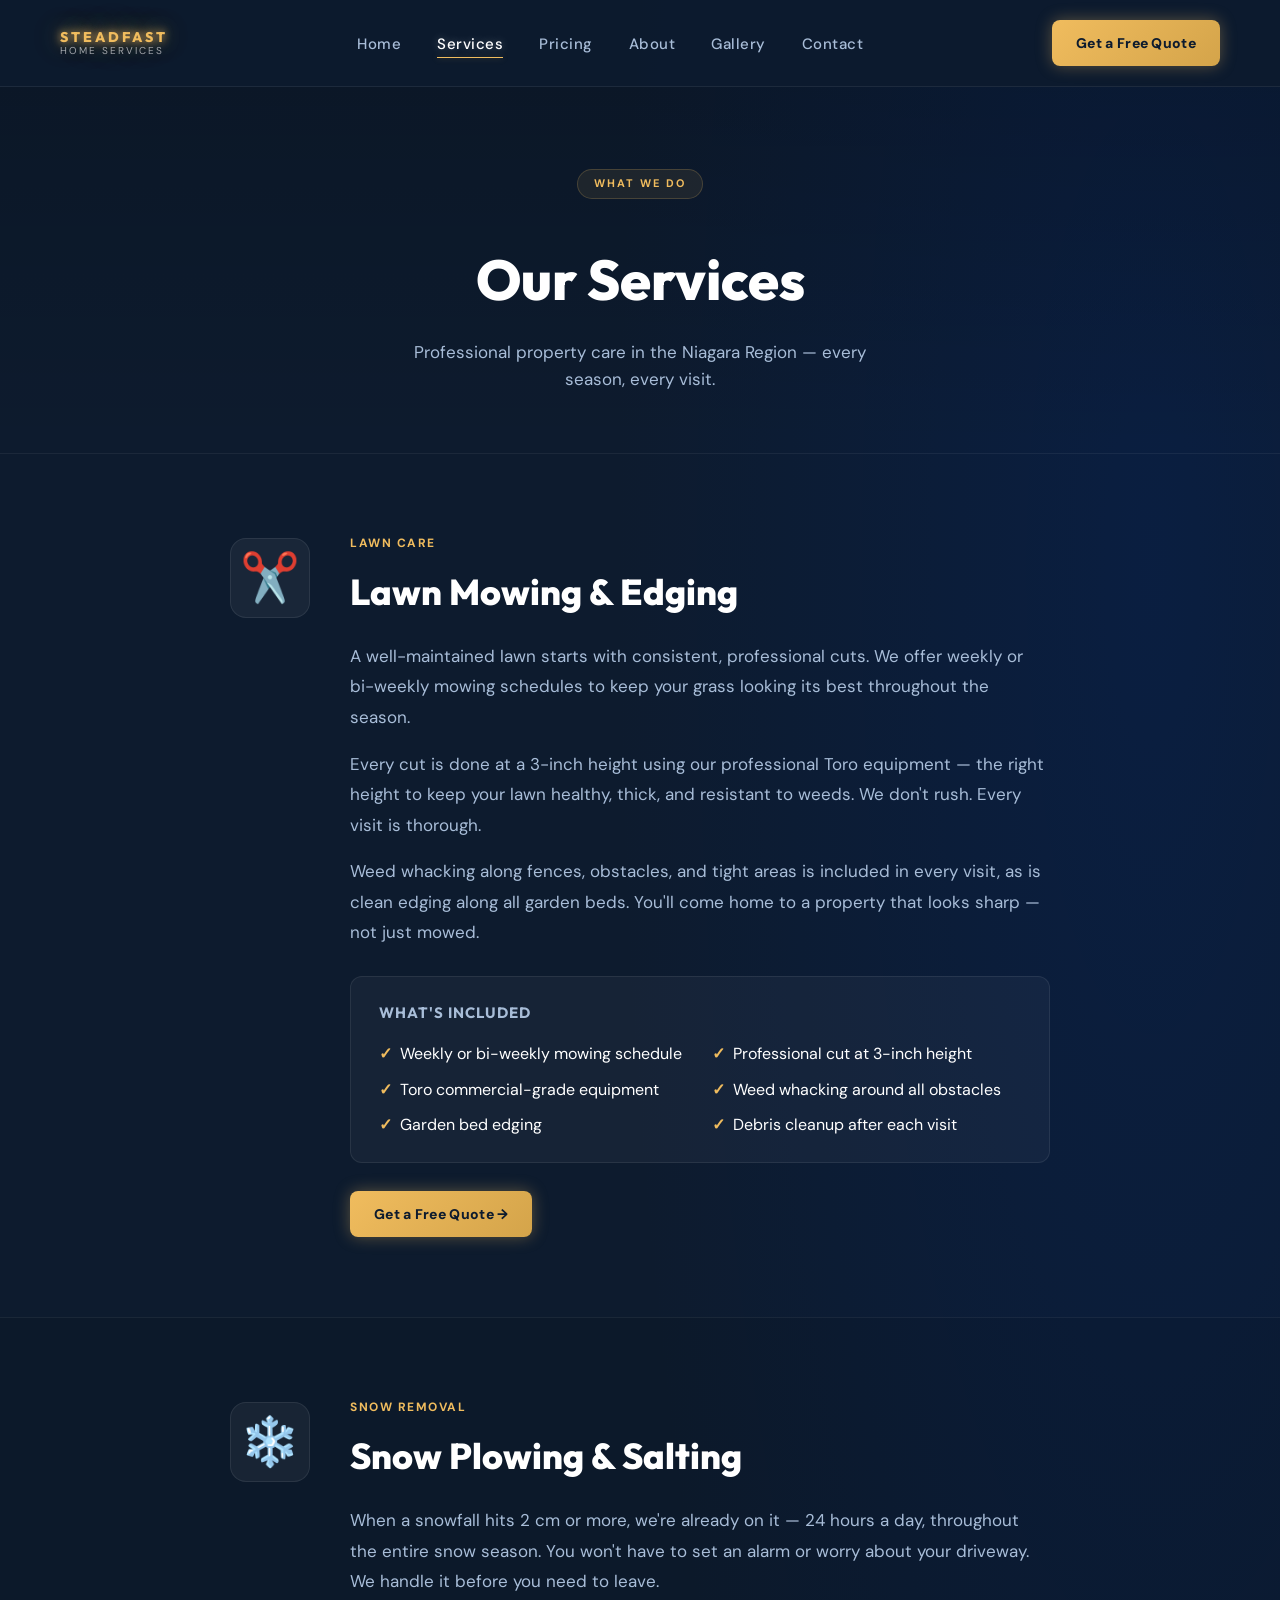
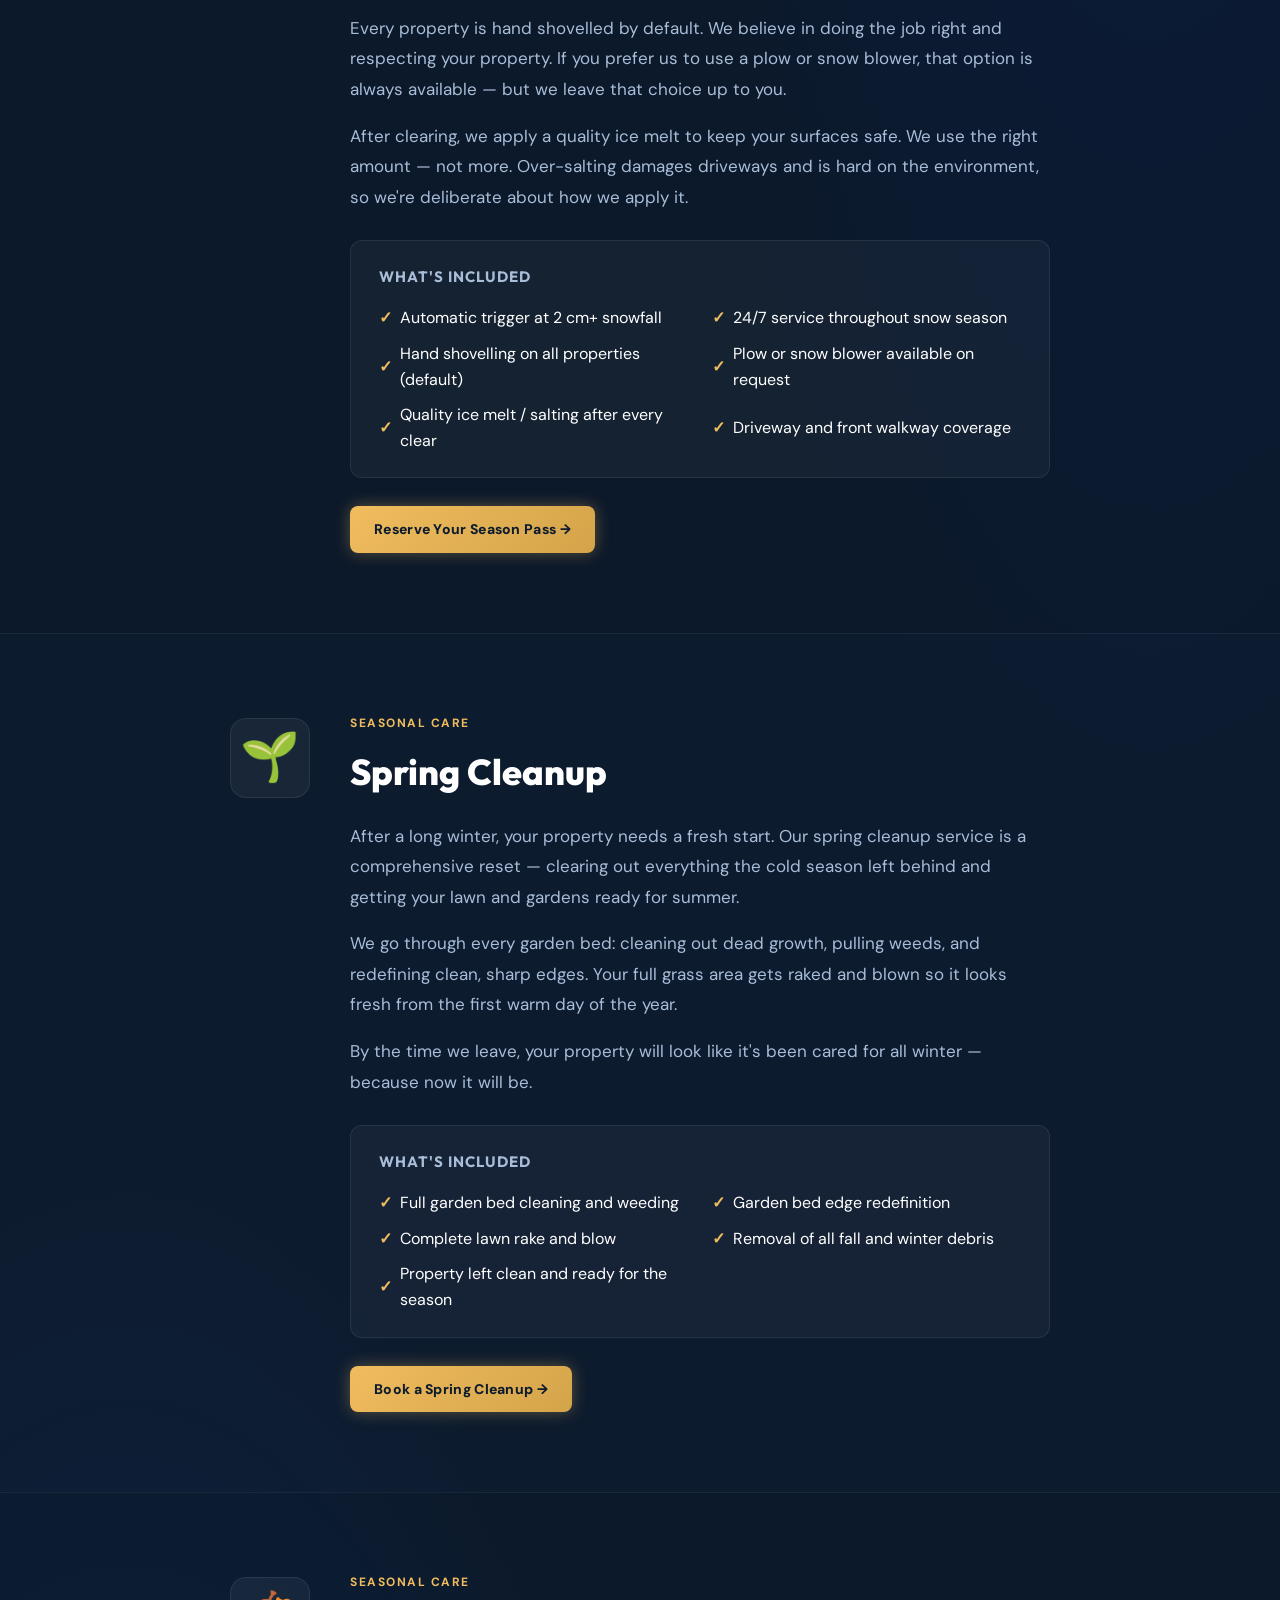
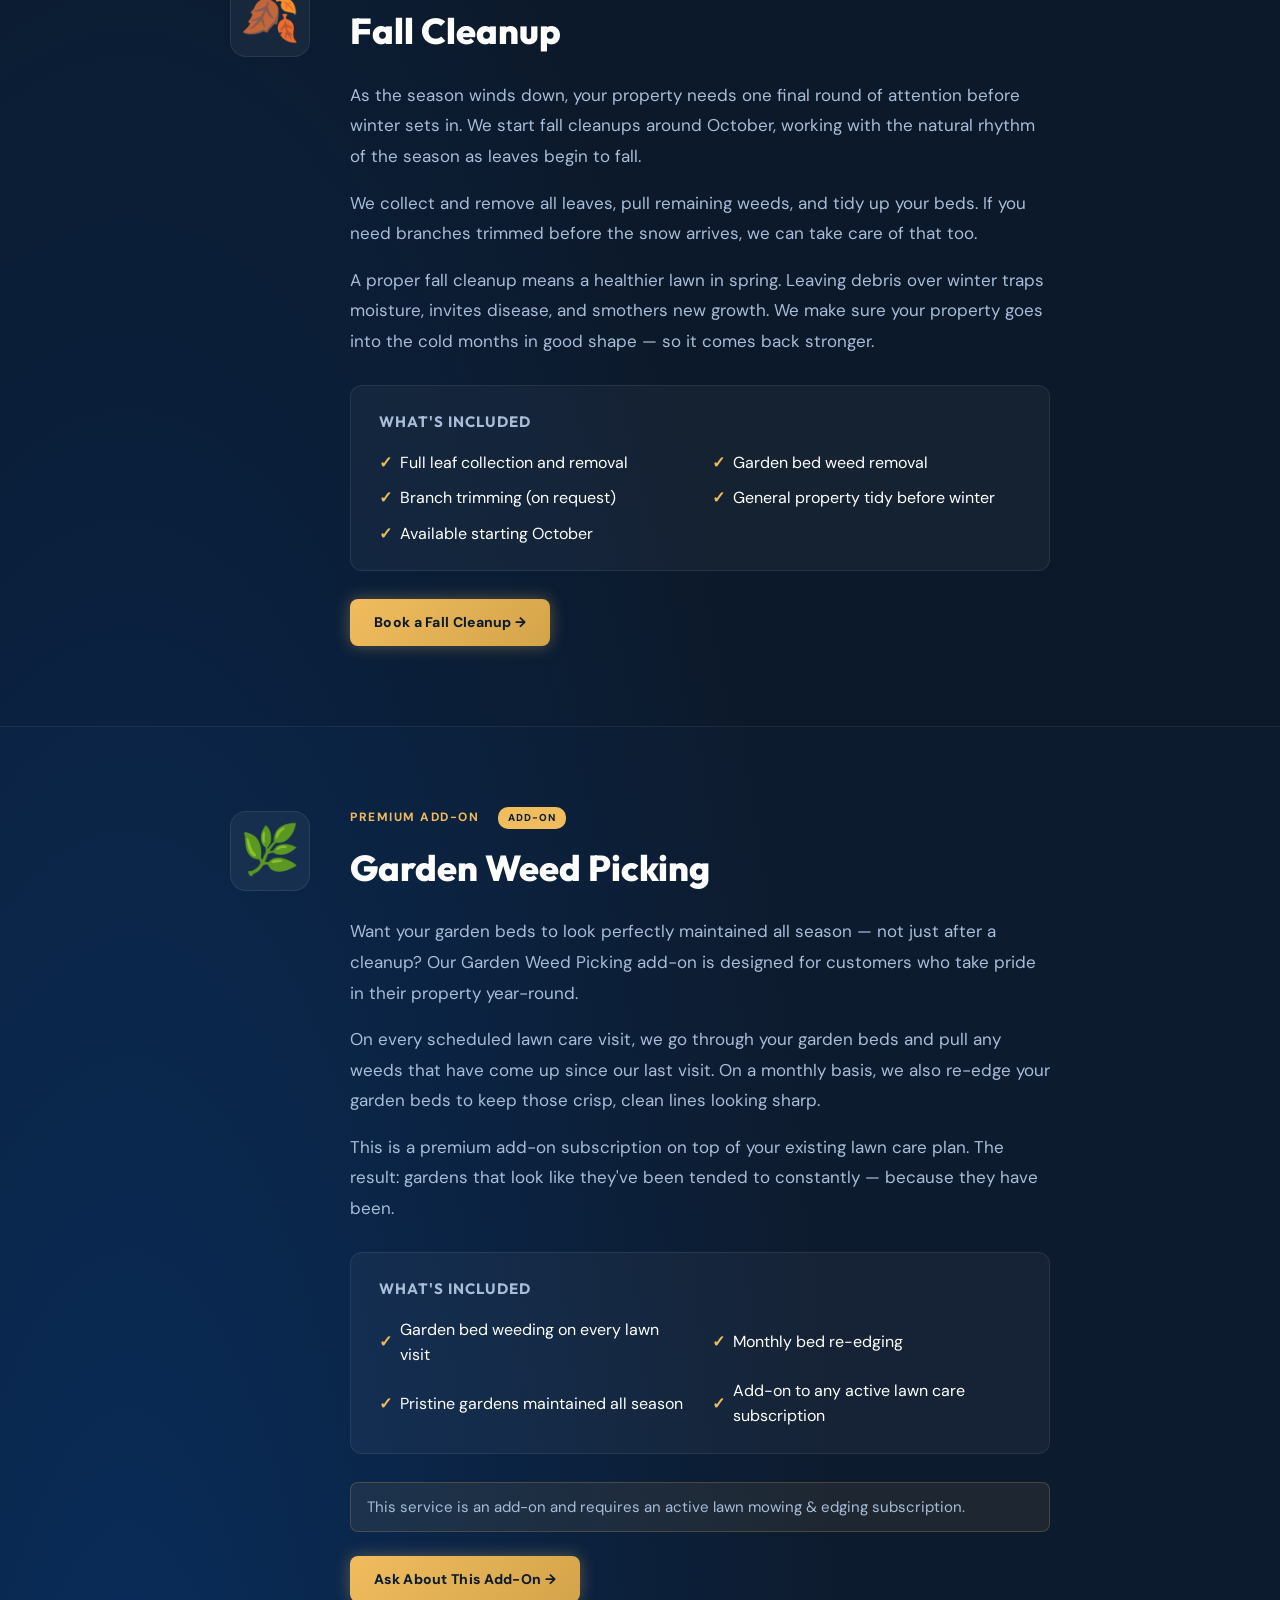
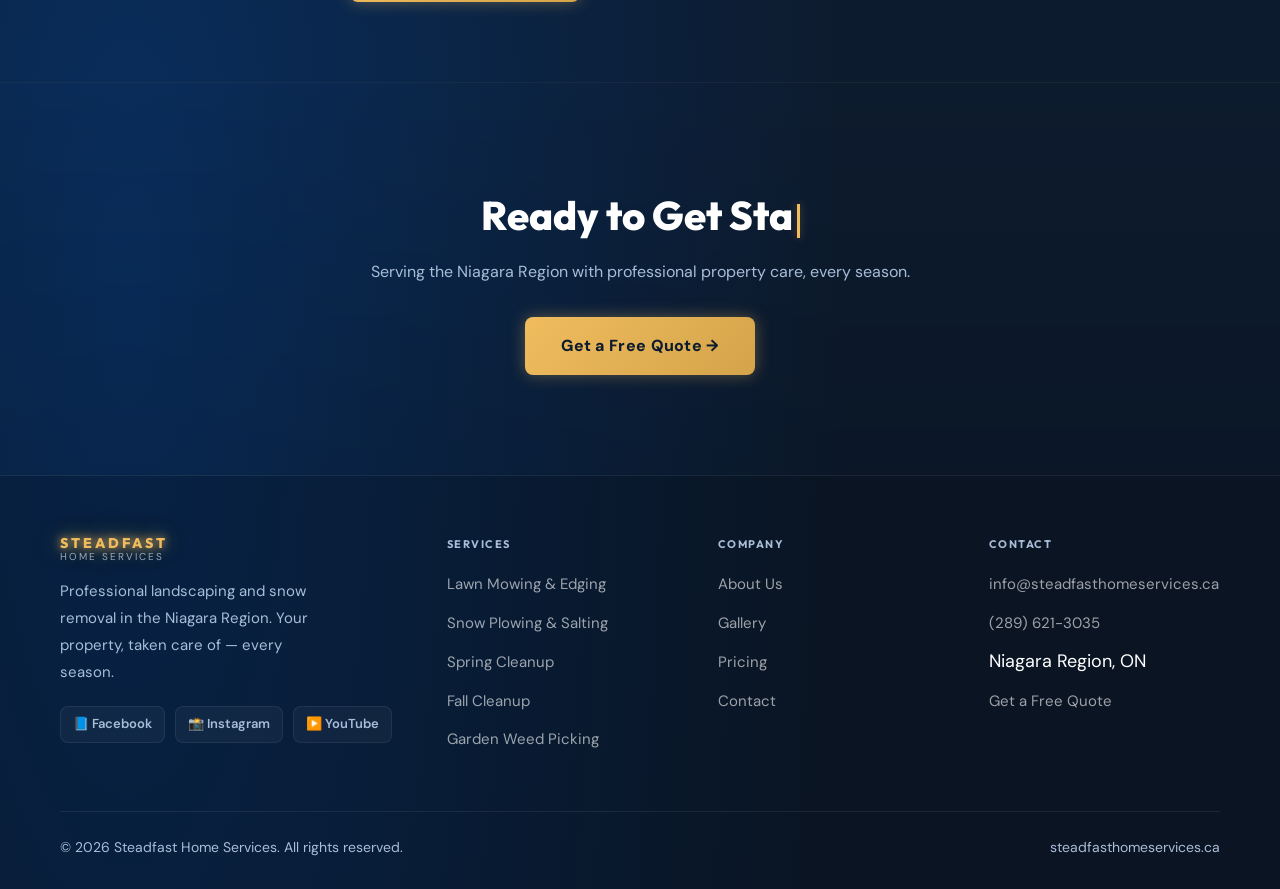
<file: services.html>
<!DOCTYPE html>
<html lang="en">
<head>
  <meta charset="UTF-8" />
  <meta name="viewport" content="width=device-width, initial-scale=1.0" />

  <!-- SEO -->
  <title>Our Services | Steadfast Home Services — Niagara Region</title>
  <meta name="description" content="Professional lawn mowing, snow plowing, spring & fall cleanup, and garden weed control in St. Catharines, Niagara Falls, Welland & the Niagara Region." />
  <link rel="canonical" href="https://steadfasthomeservices.ca/services.html" />
  <meta name="robots" content="index, follow" />
  <meta name="phone" content="+1-289-621-3035" />
  <meta property="og:title" content="Our Services | Steadfast Home Services — Niagara Region" />
  <meta property="og:description" content="Lawn mowing, snow removal, spring & fall cleanup and more. Serving the Niagara Region year-round." />
  <meta property="og:url" content="https://steadfasthomeservices.ca/services.html" />
  <meta property="og:type" content="website" />
  <meta property="og:image" content="https://steadfasthomeservices.ca/assets/logo.png" />
  <meta name="twitter:card" content="summary_large_image" />
  <meta name="twitter:title" content="Our Services | Steadfast Home Services — Niagara Region" />
  <meta name="twitter:description" content="Lawn mowing, snow removal, spring & fall cleanup and more. Serving the Niagara Region year-round." />
  <meta name="twitter:image" content="https://steadfasthomeservices.ca/assets/logo.png" />

  <!-- Fonts -->
  <link rel="preload" href="styles.css" as="style" />
  <link rel="dns-prefetch" href="https://www.googletagmanager.com" />
  <link rel="preconnect" href="https://fonts.googleapis.com" />
  <link rel="preconnect" href="https://fonts.gstatic.com" crossorigin />
  <link href="https://fonts.googleapis.com/css2?family=Outfit:wght@300;400;500;600;700;800;900&family=DM+Sans:ital,opsz,wght@0,9..40,300;0,9..40,400;0,9..40,500;0,9..40,600;0,9..40,700;1,9..40,400&display=swap" rel="stylesheet" />
  <link rel="icon" type="image/png" href="assets/favicon.png" />
  <link rel="apple-touch-icon" href="assets/apple-touch-icon.png" />
  <link rel="stylesheet" href="styles.css" />
  <link rel="stylesheet" href="services.css" />
  <script src="schema.js" defer></script>
  <script src="animations.js" defer></script>
  <!-- Google Analytics -->
  <script async src="https://www.googletagmanager.com/gtag/js?id=G-3ZM8ZDMQPP"></script>
  <script>
    window.dataLayer = window.dataLayer || [];
    function gtag(){dataLayer.push(arguments);}
    gtag('js', new Date());
    gtag('config', 'G-3ZM8ZDMQPP');
  </script>
</head>
<body>

  <!-- =============================================
       NAVIGATION
       ============================================= -->
  <nav>
    <div class="nav-logo">
      <div class="nav-logo-text">
        <span>STEADFAST</span>
        <span>HOME SERVICES</span>
      </div>
    </div>

    <ul class="nav-links">
      <li><a href="index.html">Home</a></li>
      <li><a href="services.html" class="active">Services</a></li>
      <li><a href="pricing.html">Pricing</a></li>
      <li><a href="about.html">About</a></li>
      <li><a href="gallery.html">Gallery</a></li>
      <li><a href="contact.html">Contact</a></li>
    </ul>
    <a href="contact.html" class="btn-primary">Get a Free Quote</a>
    <button class="nav-hamburger" id="navHamburger" aria-label="Toggle navigation" aria-expanded="false">
      <span></span><span></span><span></span>
    </button>
  </nav>
  <div class="nav-overlay" id="navOverlay"></div>

  <!-- =============================================
       PAGE HEADER
       ============================================= -->
  <header class="services-header">
    <div class="section-label">What We Do</div>
    <h1>Our Services</h1>
    <p>Professional property care in the Niagara Region — every season, every visit.</p>
  </header>

  <!-- =============================================
       SERVICE: LAWN MOWING & EDGING
       ============================================= -->
  <section class="service-detail" id="mowing">
    <div class="service-detail-inner">
      <div class="service-detail-icon">✂️</div>
      <div class="service-detail-content">
        <div class="service-detail-label">Lawn Care</div>
        <h2>Lawn Mowing &amp; Edging</h2>
        <p>
          A well-maintained lawn starts with consistent, professional cuts. We offer weekly or bi-weekly mowing schedules to keep your grass looking its best throughout the season.
        </p>
        <p>
          Every cut is done at a 3-inch height using our professional Toro equipment — the right height to keep your lawn healthy, thick, and resistant to weeds. We don't rush. Every visit is thorough.
        </p>
        <p>
          Weed whacking along fences, obstacles, and tight areas is included in every visit, as is clean edging along all garden beds. You'll come home to a property that looks sharp — not just mowed.
        </p>

        <div class="service-includes">
          <h4>What's Included</h4>
          <ul>
            <li>Weekly or bi-weekly mowing schedule</li>
            <li>Professional cut at 3-inch height</li>
            <li>Toro commercial-grade equipment</li>
            <li>Weed whacking around all obstacles</li>
            <li>Garden bed edging</li>
            <li>Debris cleanup after each visit</li>
          </ul>
        </div>

        <a href="index.html#contact" class="btn-primary">Get a Free Quote &rarr;</a>
      </div>
    </div>
  </section>

  <!-- =============================================
       SERVICE: SNOW PLOWING & SALTING
       ============================================= -->
  <section class="service-detail service-detail--alt" id="snow">
    <div class="service-detail-inner">
      <div class="service-detail-icon">❄️</div>
      <div class="service-detail-content">
        <div class="service-detail-label">Snow Removal</div>
        <h2>Snow Plowing &amp; Salting</h2>
        <p>
          When a snowfall hits 2 cm or more, we're already on it — 24 hours a day, throughout the entire snow season. You won't have to set an alarm or worry about your driveway. We handle it before you need to leave.
        </p>
        <p>
          Every property is hand shovelled by default. We believe in doing the job right and respecting your property. If you prefer us to use a plow or snow blower, that option is always available — but we leave that choice up to you.
        </p>
        <p>
          After clearing, we apply a quality ice melt to keep your surfaces safe. We use the right amount — not more. Over-salting damages driveways and is hard on the environment, so we're deliberate about how we apply it.
        </p>

        <div class="service-includes">
          <h4>What's Included</h4>
          <ul>
            <li>Automatic trigger at 2 cm+ snowfall</li>
            <li>24/7 service throughout snow season</li>
            <li>Hand shovelling on all properties (default)</li>
            <li>Plow or snow blower available on request</li>
            <li>Quality ice melt / salting after every clear</li>
            <li>Driveway and front walkway coverage</li>
          </ul>
        </div>

        <a href="index.html#contact" class="btn-primary">Reserve Your Season Pass &rarr;</a>
      </div>
    </div>
  </section>

  <!-- =============================================
       SERVICE: SPRING CLEANUP
       ============================================= -->
  <section class="service-detail" id="spring">
    <div class="service-detail-inner">
      <div class="service-detail-icon">🌱</div>
      <div class="service-detail-content">
        <div class="service-detail-label">Seasonal Care</div>
        <h2>Spring Cleanup</h2>
        <p>
          After a long winter, your property needs a fresh start. Our spring cleanup service is a comprehensive reset — clearing out everything the cold season left behind and getting your lawn and gardens ready for summer.
        </p>
        <p>
          We go through every garden bed: cleaning out dead growth, pulling weeds, and redefining clean, sharp edges. Your full grass area gets raked and blown so it looks fresh from the first warm day of the year.
        </p>
        <p>
          By the time we leave, your property will look like it's been cared for all winter — because now it will be.
        </p>

        <div class="service-includes">
          <h4>What's Included</h4>
          <ul>
            <li>Full garden bed cleaning and weeding</li>
            <li>Garden bed edge redefinition</li>
            <li>Complete lawn rake and blow</li>
            <li>Removal of all fall and winter debris</li>
            <li>Property left clean and ready for the season</li>
          </ul>
        </div>

        <a href="index.html#contact" class="btn-primary">Book a Spring Cleanup &rarr;</a>
      </div>
    </div>
  </section>

  <!-- =============================================
       SERVICE: FALL CLEANUP
       ============================================= -->
  <section class="service-detail service-detail--alt" id="fall">
    <div class="service-detail-inner">
      <div class="service-detail-icon">🍂</div>
      <div class="service-detail-content">
        <div class="service-detail-label">Seasonal Care</div>
        <h2>Fall Cleanup</h2>
        <p>
          As the season winds down, your property needs one final round of attention before winter sets in. We start fall cleanups around October, working with the natural rhythm of the season as leaves begin to fall.
        </p>
        <p>
          We collect and remove all leaves, pull remaining weeds, and tidy up your beds. If you need branches trimmed before the snow arrives, we can take care of that too.
        </p>
        <p>
          A proper fall cleanup means a healthier lawn in spring. Leaving debris over winter traps moisture, invites disease, and smothers new growth. We make sure your property goes into the cold months in good shape — so it comes back stronger.
        </p>

        <div class="service-includes">
          <h4>What's Included</h4>
          <ul>
            <li>Full leaf collection and removal</li>
            <li>Garden bed weed removal</li>
            <li>Branch trimming (on request)</li>
            <li>General property tidy before winter</li>
            <li>Available starting October</li>
          </ul>
        </div>

        <a href="index.html#contact" class="btn-primary">Book a Fall Cleanup &rarr;</a>
      </div>
    </div>
  </section>

  <!-- =============================================
       SERVICE: GARDEN WEED CONTROL (ADD-ON)
       ============================================= -->
  <section class="service-detail" id="weed">
    <div class="service-detail-inner">
      <div class="service-detail-icon">🌿</div>
      <div class="service-detail-content">
        <div class="service-detail-label">
          Premium Add-On &nbsp;<span class="addon-badge">ADD-ON</span>
        </div>
        <h2>Garden Weed Picking</h2>
        <p>
          Want your garden beds to look perfectly maintained all season — not just after a cleanup? Our Garden Weed Picking add-on is designed for customers who take pride in their property year-round.
        </p>
        <p>
          On every scheduled lawn care visit, we go through your garden beds and pull any weeds that have come up since our last visit. On a monthly basis, we also re-edge your garden beds to keep those crisp, clean lines looking sharp.
        </p>
        <p>
          This is a premium add-on subscription on top of your existing lawn care plan. The result: gardens that look like they've been tended to constantly — because they have been.
        </p>

        <div class="service-includes">
          <h4>What's Included</h4>
          <ul>
            <li>Garden bed weeding on every lawn visit</li>
            <li>Monthly bed re-edging</li>
            <li>Pristine gardens maintained all season</li>
            <li>Add-on to any active lawn care subscription</li>
          </ul>
        </div>

        <div class="addon-note">
          This service is an add-on and requires an active lawn mowing &amp; edging subscription.
        </div>

        <a href="index.html#contact" class="btn-primary">Ask About This Add-On &rarr;</a>
      </div>
    </div>
  </section>

  <!-- =============================================
       CTA BANNER
       ============================================= -->
  <section class="services-cta">
    <h2>Ready to Get Started?</h2>
    <p>Serving the Niagara Region with professional property care, every season.</p>
    <a href="index.html#contact" class="btn-primary">Get a Free Quote &rarr;</a>
  </section>

  <!-- =============================================
       FOOTER
       ============================================= -->
  <footer id="contact">
    <div class="footer-top">
      <div class="footer-brand">
        <div class="nav-logo-text">
          <span class="footer-logo-title">STEADFAST</span>
          <span class="footer-logo-sub">HOME SERVICES</span>
        </div>
        <p>Professional landscaping and snow removal in the Niagara Region. Your property, taken care of — every season.</p>
        <div class="social-links">
          <a href="https://www.facebook.com/profile.php?id=100092888058014" target="_blank" rel="noopener noreferrer" class="social-link">📘 Facebook</a>
          <a href="https://www.instagram.com/steadfasthomeservices/" target="_blank" rel="noopener noreferrer" class="social-link">📸 Instagram</a>
          <a href="https://www.youtube.com/@SteadfastHomeServices" target="_blank" rel="noopener noreferrer" class="social-link">▶️ YouTube</a>
        </div>
      </div>

      <div class="footer-col">
        <h4>Services</h4>
        <ul>
          <li><a href="#mowing">Lawn Mowing &amp; Edging</a></li>
          <li><a href="#snow">Snow Plowing &amp; Salting</a></li>
          <li><a href="#spring">Spring Cleanup</a></li>
          <li><a href="#fall">Fall Cleanup</a></li>
          <li><a href="#weed">Garden Weed Picking</a></li>
        </ul>
      </div>

      <div class="footer-col">
        <h4>Company</h4>
        <ul>
          <li><a href="index.html#about">About Us</a></li>
          <li><a href="gallery.html">Gallery</a></li>
          <li><a href="pricing.html">Pricing</a></li>
          <li><a href="index.html#contact">Contact</a></li>
        </ul>
      </div>

      <div class="footer-col">
        <h4>Contact</h4>
        <ul>
          <li><a href="mailto:info@steadfasthomeservices.ca">info@steadfasthomeservices.ca</a></li>
          <li><a href="tel:+12896213035">(289) 621-3035</a></li>
          <li>Niagara Region, ON</li>
          <li><a href="index.html#contact">Get a Free Quote</a></li>
        </ul>
      </div>
    </div>

    <div class="footer-bottom">
      <p>&copy; 2026 Steadfast Home Services. All rights reserved.</p>
      <p>steadfasthomeservices.ca</p>
    </div>
  </footer>

</body>
</html>
</file>
<file: styles.css>
*{margin:0;padding:0;box-sizing:border-box}:root{--navy:#0D1B2E;--navy-mid:#1B2A4A;--navy-card:rgba(255,255,255,0.04);--gold:#F0BC5E;--gold-glow:rgba(240,188,94,0.35);--gold-dim:rgba(240,188,94,0.12);--cyan:#00D4FF;--cyan-glow:rgba(0,212,255,0.25);--white:#FFFFFF;--text-muted:#A8BDD8;--border:rgba(255,255,255,0.07);--font:'DM Sans',sans-serif;--font-display:'Outfit',sans-serif}html{scroll-behavior:smooth}body{background-color:var(--navy);background-image:radial-gradient(ellipse 80% 60% at 10% 90%,rgba(0,80,180,.35) 0,transparent 70%),radial-gradient(ellipse 60% 50% at 90% 10%,rgba(0,40,120,.25) 0,transparent 70%);color:var(--white);font-family:var(--font);font-size:18px;line-height:1.6}a{text-decoration:none;color:inherit}h1,h2,h3,h4{font-family:var(--font-display)}@keyframes fadeInUp{from{opacity:0;transform:translateY(28px)}to{opacity:1;transform:translateY(0)}}@keyframes fadeInRight{from{opacity:0;transform:translateX(28px)}to{opacity:1;transform:translateX(0)}}@keyframes glowPulse{0%,100%{opacity:.85}50%{opacity:1}}@keyframes floatCard{0%,100%{transform:translateY(0)}50%{transform:translateY(-8px)}}.typewriter-cursor{display:inline-block;width:3px;height:.85em;background:var(--gold);margin-left:4px;vertical-align:middle;box-shadow:0 0 8px var(--gold-glow);animation:cursorBlink .8s step-end infinite}@keyframes cursorBlink{0%,100%{opacity:1}50%{opacity:0}}.reveal{opacity:0;transform:translateY(36px);transition:opacity .7s ease,transform .7s ease}.reveal.is-visible{opacity:1;transform:translateY(0)}.reveal-left{opacity:0;transform:translateX(-36px);transition:opacity .7s ease,transform .7s ease}.reveal-left.is-visible{opacity:1;transform:translateX(0)}.reveal-scale{opacity:0;transform:scale(.94);transition:opacity .6s ease,transform .6s ease}.reveal-scale.is-visible{opacity:1;transform:scale(1)}.gradient-text{background:linear-gradient(135deg,var(--gold) 0,#fff 50%,var(--gold) 100%);background-size:200% auto;-webkit-background-clip:text;-webkit-text-fill-color:transparent;background-clip:text}nav{display:flex;align-items:center;justify-content:space-between;padding:20px 60px;position:sticky;top:0;z-index:100;background:rgba(13,27,46,.96);border-bottom:1px solid var(--border)}.nav-logo{display:flex;align-items:center;gap:10px}.nav-logo img{height:40px}.nav-logo-text{display:flex;flex-direction:column;line-height:1.1}.nav-logo-text span:first-child{font-size:14px;font-weight:800;letter-spacing:3px;font-family:var(--font-display);color:var(--gold);text-shadow:0 0 8px #f0bc5e,0 0 20px rgba(240,188,94,.7),0 0 40px rgba(240,188,94,.4)}.nav-logo-text span:last-child{font-size:10px;letter-spacing:2px;color:var(--white);opacity:.6}.nav-links{display:flex;gap:36px;list-style:none}.nav-links a{font-size:15px;font-weight:500;color:var(--text-muted);letter-spacing:.5px;transition:color .2s,text-shadow .2s;position:relative}.nav-links a::after{content:'';position:absolute;bottom:-4px;left:0;width:0;height:1px;background:var(--gold);box-shadow:0 0 6px var(--gold-glow);transition:width .3s}.nav-links a.active,.nav-links a:hover{color:var(--white);text-shadow:0 0 8px rgba(255,255,255,.3)}.nav-links a.active::after,.nav-links a:hover::after{width:100%}.btn-primary{background:linear-gradient(135deg,var(--gold),#d4a44a);color:var(--navy);font-weight:800;font-size:14px;padding:12px 24px;border-radius:8px;border:none;cursor:pointer;letter-spacing:.3px;box-shadow:0 0 16px var(--gold-glow);animation:glowPulse 3s ease-in-out infinite;transition:transform .2s,opacity .2s;display:inline-block}.btn-primary:hover{transform:translateY(-3px);box-shadow:0 0 24px rgba(240,188,94,.55),0 0 60px rgba(240,188,94,.25),0 10px 24px rgba(0,0,0,.35)}.btn-outline{background:0 0;color:var(--white);font-weight:600;font-size:14px;padding:12px 24px;border-radius:8px;border:1px solid rgba(255,255,255,.2);cursor:pointer;transition:border-color .25s,background .25s,transform .25s,box-shadow .25s;display:inline-block}.btn-outline:hover{border-color:rgba(240,188,94,.6);background:rgba(240,188,94,.07);transform:translateY(-3px);box-shadow:0 0 16px rgba(240,188,94,.12),0 8px 20px rgba(0,0,0,.2)}.hero{display:flex;align-items:center;justify-content:space-between;padding:80px 60px;min-height:calc(100vh - 81px);gap:60px;position:relative;overflow:hidden}.hero::before{content:'';position:absolute;top:5%;left:-5%;width:700px;height:700px;background:radial-gradient(circle,rgba(240,188,94,.12) 0,rgba(240,188,94,.05) 40%,transparent 70%);pointer-events:none}.hero::after{content:'';position:absolute;bottom:0;right:0;width:600px;height:600px;background:radial-gradient(circle,rgba(0,100,255,.15) 0,rgba(0,60,180,.08) 40%,transparent 70%);pointer-events:none}.hero-content{flex:1;max-width:580px;animation:fadeInUp .8s ease both}.hero-badge{display:inline-flex;align-items:center;gap:8px;background:rgba(0,212,255,.08);border:1px solid rgba(0,212,255,.2);border-radius:20px;padding:6px 16px;font-size:12px;color:var(--cyan);margin-bottom:28px;letter-spacing:.5px}.hero-badge::before{content:'';width:6px;height:6px;border-radius:50%;background:var(--cyan);box-shadow:0 0 8px var(--cyan);animation:glowPulse 2s ease-in-out infinite}.hero h1{font-size:82px;font-weight:800;line-height:1;margin-bottom:24px;letter-spacing:-2px}.hero h1 span{color:var(--gold);text-shadow:0 0 20px rgba(240,188,94,.9),0 0 40px rgba(240,188,94,.6),0 0 80px rgba(240,188,94,.4),0 0 120px rgba(240,188,94,.2)}.hero p{font-size:17px;color:var(--text-muted);margin-bottom:36px;max-width:460px;line-height:1.8}.hero p strong{color:var(--white)}.hero-ctas{display:flex;gap:16px;margin-bottom:56px;flex-wrap:wrap}.hero-ctas .btn-primary{font-size:15px;padding:14px 28px}.hero-ctas .btn-outline{font-size:15px;padding:14px 28px}.hero-stats{display:flex;gap:40px}.stat{display:flex;flex-direction:column}.stat-number{font-size:30px;font-weight:800;font-family:var(--font-display);color:var(--gold);text-shadow:0 0 10px #f0bc5e,0 0 30px rgba(240,188,94,.7),0 0 60px rgba(240,188,94,.4)}.stat-label{font-size:14px;color:var(--text-muted);margin-top:2px;letter-spacing:.5px}.hero-card{flex:1;max-width:676px;background:rgba(255,255,255,.03);border:1px solid rgba(240,188,94,.15);border-radius:20px;padding:28px;backdrop-filter:blur(16px);-webkit-backdrop-filter:blur(16px);animation:fadeInRight .9s ease .2s both,floatCard 6s ease-in-out 1s infinite;box-shadow:0 0 0 1px rgba(240,188,94,.15),0 0 40px rgba(240,188,94,.1),0 0 80px rgba(240,188,94,.06),inset 0 1px 0 rgba(255,255,255,.06)}.hero-card-header{display:flex;justify-content:space-between;align-items:flex-start;margin-bottom:20px}.hero-card-title{font-size:23px;font-weight:800;font-family:var(--font-display)}.hero-card-subtitle{font-size:14px;color:var(--text-muted);margin-top:4px}.storm-alert{display:flex;align-items:center;gap:6px;background:var(--gold);color:var(--navy);font-size:11px;font-weight:800;padding:5px 12px;border-radius:20px;box-shadow:0 0 12px var(--gold-glow)}.status-badge{display:inline-flex;align-items:center;gap:6px;background:rgba(255,255,255,.06);border:1px solid var(--border);border-radius:20px;padding:4px 12px;font-size:11px;color:var(--text-muted)}.status-badge::before{content:'';width:6px;height:6px;border-radius:50%;background:#4ade80;box-shadow:0 0 6px rgba(74,222,128,.6)}.job-item{background:rgba(255,255,255,.03);border:1px solid var(--border);border-radius:12px;padding:14px 16px;margin-bottom:8px;display:flex;align-items:center;gap:14px;transition:border-color .2s}.job-item:hover{border-color:rgba(240,188,94,.2)}.job-icon{width:48px;height:48px;border-radius:10px;background:rgba(255,255,255,.06);display:flex;align-items:center;justify-content:center;font-size:22px;flex-shrink:0}.job-info{flex:1}.job-name{font-size:16px;font-weight:700}.job-bar{height:3px;border-radius:2px;background:rgba(255,255,255,.08);margin-top:6px;overflow:hidden}.job-bar-fill{height:100%;border-radius:2px}.job-status{font-size:13px;font-weight:700}.status-progress{color:var(--gold);text-shadow:0 0 8px var(--gold-glow)}.status-complete{color:#4ade80}.status-oncall{color:var(--text-muted)}.bar-gold{background:var(--gold);box-shadow:0 0 6px var(--gold-glow);width:55%}.bar-green{background:#4ade80;width:100%}.bar-grey{background:var(--text-muted);width:30%}.crew-item{display:flex;align-items:center;gap:12px;padding:12px 16px;background:rgba(255,255,255,.03);border:1px solid var(--border);border-radius:12px;margin-top:8px}.crew-avatar{width:48px;height:48px;border-radius:50%;background:linear-gradient(135deg,var(--gold),#d4a44a);color:var(--navy);font-weight:800;font-size:12px;display:flex;align-items:center;justify-content:center;box-shadow:0 0 12px var(--gold-glow);flex-shrink:0}.crew-name{font-size:16px;font-weight:700}.crew-role{font-size:13px;color:var(--text-muted)}section{padding:100px 60px}.section-label{display:inline-block;background:rgba(240,188,94,.08);border:1px solid rgba(240,188,94,.2);border-radius:20px;padding:5px 16px;font-size:11px;font-weight:700;letter-spacing:2px;text-transform:uppercase;color:var(--gold);margin-bottom:20px}.section-title{font-size:46px;font-weight:800;text-align:center;margin-bottom:14px;letter-spacing:-.5px}.section-sub{font-size:18px;color:var(--text-muted);text-align:center;max-width:560px;margin:0 auto 60px;line-height:1.8}.section-header{text-align:center;margin-bottom:60px}.services{background:0 0}.services-grid{display:grid;grid-template-columns:repeat(6,1fr);gap:20px}.service-card{grid-column:span 2;background:rgba(255,255,255,.03);border:1px solid var(--border);border-radius:16px;padding:36px;backdrop-filter:blur(8px);transition:border-color .3s,transform .3s,box-shadow .3s;position:relative;overflow:hidden}.service-card::before{content:'';position:absolute;top:0;left:0;right:0;height:1px;background:linear-gradient(90deg,transparent,rgba(240,188,94,.3),transparent);opacity:0;transition:opacity .3s}.service-card:hover{border-color:rgba(240,188,94,.3);transform:translateY(-6px);box-shadow:0 24px 48px rgba(0,0,0,.35),0 0 30px rgba(240,188,94,.08),inset 0 1px 0 rgba(240,188,94,.15)}.service-card:hover::before{opacity:1}.service-card:nth-child(4){grid-column:2/span 2}.service-card:nth-child(5){grid-column:4/span 2}.service-icon{width:58px;height:58px;border-radius:14px;background:rgba(240,188,94,.08);border:1px solid rgba(240,188,94,.15);display:flex;align-items:center;justify-content:center;font-size:26px;margin-bottom:24px}.service-card h3{font-size:20px;font-weight:700;margin-bottom:12px}.service-card p{font-size:16px;color:var(--text-muted);line-height:1.7;margin-bottom:24px}.service-link{font-size:15px;font-weight:700;color:var(--gold);letter-spacing:.3px;transition:text-shadow .2s}.service-link:hover{text-shadow:0 0 8px var(--gold-glow)}.pricing{background:rgba(0,0,0,.15)}.pricing-grid{display:grid;grid-template-columns:repeat(3,1fr);gap:24px;align-items:start}.pricing-card{background:rgba(255,255,255,.03);border:1px solid var(--border);border-radius:20px;padding:32px;position:relative;backdrop-filter:blur(8px);transition:border-color .3s,box-shadow .3s}.pricing-card:hover{border-color:rgba(240,188,94,.3);box-shadow:0 24px 48px rgba(0,0,0,.25),0 0 20px rgba(240,188,94,.07)}.pricing-card.featured{background:linear-gradient(145deg,#c8a84b,#f0e080);border-color:transparent;color:var(--navy);transform:translateY(-16px);box-shadow:0 0 60px rgba(240,188,94,.2),0 30px 60px rgba(0,0,0,.3)}.pricing-card.featured .feature-item,.pricing-card.featured .price-desc,.pricing-card.featured .price-label,.pricing-card.featured .price-period{color:rgba(27,42,74,.75)}.pricing-card.featured .price-amount{color:var(--navy)}.pricing-card.featured .feature-item.included{color:var(--navy)}.best-value-badge{position:absolute;top:-14px;left:50%;transform:translateX(-50%);background:var(--navy);color:var(--gold);font-size:10px;font-weight:800;letter-spacing:2px;padding:5px 18px;border-radius:20px;white-space:nowrap;box-shadow:0 0 12px var(--gold-glow)}.price-label{display:flex;align-items:center;gap:8px;font-size:11px;font-weight:700;letter-spacing:1.5px;text-transform:uppercase;color:var(--text-muted);margin-bottom:16px}.price-amount{font-size:54px;font-weight:800;line-height:1;color:var(--white);font-family:var(--font-display)}.price-period{font-size:16px;color:var(--text-muted);font-weight:400}.price-desc{font-size:13px;color:var(--text-muted);margin-top:6px;margin-bottom:24px;line-height:1.6}.price-divider{border:none;border-top:1px solid var(--border);margin-bottom:20px}.pricing-card.featured .price-divider{border-top-color:rgba(27,42,74,.15)}.features-list{list-style:none;margin-bottom:28px}.feature-item{display:flex;align-items:center;gap:10px;font-size:13px;color:var(--text-muted);margin-bottom:10px}.feature-item.included{color:var(--white)}.feature-item.included::before{content:'✓';color:#4ade80;font-weight:800;flex-shrink:0}.feature-item.excluded{opacity:.35}.feature-item.excluded::before{content:'✕';color:var(--text-muted);flex-shrink:0}.pricing-card .btn-outline,.pricing-card .btn-primary{width:100%;text-align:center;display:block;padding:14px;font-size:14px}.pricing-card.featured .btn-primary{background:var(--navy);color:var(--gold);box-shadow:none;animation:none}.pricing-card.featured .btn-primary:hover{opacity:.9}footer{background:rgba(0,0,0,.25);border-top:1px solid var(--border);padding:60px 60px 30px}.footer-top{display:grid;grid-template-columns:1.5fr 1fr 1fr 1fr;gap:40px;margin-bottom:48px}.footer-brand p{font-size:15px;color:var(--text-muted);margin-top:16px;max-width:260px;line-height:1.8}.footer-col h4{font-size:11px;font-weight:700;letter-spacing:1.5px;text-transform:uppercase;color:var(--text-muted);margin-bottom:16px}.footer-col ul{list-style:none}.footer-col ul li{margin-bottom:10px}.footer-col ul li a{font-size:15px;color:var(--white);opacity:.6;transition:opacity .2s,color .2s}.footer-col ul li a:hover{opacity:1;color:var(--gold)}.footer-bottom{border-top:1px solid var(--border);padding-top:24px;display:flex;justify-content:space-between;align-items:center}.footer-bottom p{font-size:14px;color:var(--text-muted)}.social-links{display:flex;gap:10px;margin-top:20px;flex-wrap:wrap}.social-link{display:flex;align-items:center;gap:6px;font-size:13px;font-weight:600;color:var(--text-muted);background:rgba(255,255,255,.04);border:1px solid var(--border);border-radius:8px;padding:7px 12px;transition:color .2s,border-color .2s,box-shadow .2s}.social-link:hover{color:var(--gold);border-color:rgba(240,188,94,.3);box-shadow:0 0 10px rgba(240,188,94,.1)}@media (max-width:1024px){nav{padding:20px 30px}.hero{padding:60px 30px;flex-direction:column;min-height:auto}.hero h1{font-size:48px}section{padding:80px 30px}.services-grid{grid-template-columns:repeat(2,1fr)}.service-card{grid-column:span 1!important}.pricing-grid{grid-template-columns:1fr}.pricing-card.featured{transform:none}.footer-top{grid-template-columns:1fr 1fr}footer{padding:40px 30px 20px}}@media (max-width:640px){nav{padding:16px 20px}.nav-links{display:none}.nav-links.is-open{display:flex;flex-direction:column;position:fixed;top:0;right:0;width:75vw;max-width:300px;height:100vh;background:rgba(13,27,46,.98);backdrop-filter:blur(20px);-webkit-backdrop-filter:blur(20px);padding:80px 30px 30px;gap:0;border-left:1px solid var(--border);z-index:200;list-style:none}.nav-links.is-open li{width:100%}.nav-links.is-open a{font-size:17px;padding:14px 0;display:block;border-bottom:1px solid var(--border);color:var(--white)}.hero{padding:40px 20px}.hero h1{font-size:36px}.section-title{font-size:32px}.services-grid{grid-template-columns:1fr}.hero-stats{gap:24px}section{padding:60px 20px}.footer-top{grid-template-columns:1fr}footer{padding:40px 20px 20px}.social-links{gap:8px}}.nav-hamburger{display:none;flex-direction:column;justify-content:center;gap:5px;background:0 0;border:none;cursor:pointer;padding:6px;z-index:300}.nav-hamburger span{display:block;width:24px;height:2px;background:var(--white);border-radius:2px;transition:transform .3s ease,opacity .3s ease}.nav-hamburger.is-open span:first-child{transform:translateY(7px) rotate(45deg)}.nav-hamburger.is-open span:nth-child(2){opacity:0}.nav-hamburger.is-open span:nth-child(3){transform:translateY(-7px) rotate(-45deg)}.nav-overlay{display:none;position:fixed;inset:0;background:rgba(0,0,0,.5);z-index:50}.nav-overlay.is-open{display:block}@media (max-width:640px){.nav-hamburger{display:flex}}.service-area{padding:60px;border-top:1px solid rgba(255,255,255,.06);text-align:center}.service-area h2{font-size:28px;font-weight:800;margin:16px 0 12px}.service-area p{color:var(--text-muted);font-size:14px;max-width:680px;margin:0 auto 24px}.footer-logo-title{font-size:16px;font-weight:800;letter-spacing:2px;color:var(--gold);font-family:var(--font-display)}.footer-logo-sub{font-size:11px;letter-spacing:2px;color:var(--white);opacity:.7}@media (prefers-reduced-motion:reduce){*,::after,::before{animation-duration:0s!important;animation-iteration-count:1!important;transition-duration:0s!important}body{animation:none}.hero-content{animation:none;opacity:1;transform:none}.hero-card{animation:none;opacity:1;transform:none}.reveal,.reveal-left,.reveal-scale{opacity:1!important;transform:none!important;transition:none!important}.gradient-text{animation:none}.btn-primary{animation:none}.hero-badge::before{animation:none}.typewriter-cursor{animation:none}}
</file>
<file: about.css>
.about-header{text-align:center;padding:80px 60px 40px}.about-header h1{font-size:72px;font-weight:800;letter-spacing:-2px;line-height:1;margin:16px 0 14px}.about-header p{font-size:18px;color:var(--text-muted);max-width:500px;margin:0 auto}.about-section{padding:20px 60px 80px}.about-inner{max-width:760px;margin:0 auto;display:flex;flex-direction:column;gap:60px}.about-block{border-top:1px solid rgba(255,255,255,.07);padding-top:48px}.about-block-label{font-size:12px;font-weight:700;letter-spacing:1.5px;text-transform:uppercase;color:var(--gold);margin-bottom:10px}.about-block h2{font-size:30px;font-weight:800;margin-bottom:18px}.about-block p{font-size:17px;color:var(--text-muted);line-height:1.85;margin-bottom:14px}.about-block--highlight{background-color:rgba(240,188,94,.05);border:1px solid rgba(240,188,94,.15);border-radius:14px;padding:40px}.about-block--highlight .about-block-label{margin-top:0}.about-stats{display:flex;justify-content:center;gap:60px;padding:60px;border-top:1px solid rgba(255,255,255,.06);border-bottom:1px solid rgba(255,255,255,.06);background-color:rgba(0,0,0,.08);flex-wrap:wrap}.stat-item{text-align:center}.stat-number{font-size:42px;font-weight:800;color:var(--gold)}.stat-label{font-size:15px;color:var(--text-muted);margin-top:4px}.services-cta{text-align:center;padding:80px 60px;border-top:1px solid rgba(255,255,255,.06)}.services-cta h2{font-size:36px;font-weight:800;margin-bottom:12px}.services-cta p{font-size:15px;color:var(--text-muted);margin-bottom:28px}@media (max-width:768px){.about-header,.about-section{padding-left:30px;padding-right:30px}.about-header h1{font-size:38px}.about-block h2{font-size:24px}.about-stats{gap:36px;padding:40px 30px}.services-cta{padding:60px 30px}}@media (max-width:480px){.about-header,.about-section{padding-left:20px;padding-right:20px}.about-block--highlight{padding:24px}.about-stats{padding:40px 20px}}
</file>
<file: contact.css>
.contact-header{text-align:center;padding:80px 60px 40px}.contact-header h1{font-size:52px;font-weight:800;margin:16px 0 14px}.contact-header p{font-size:16px;color:var(--text-muted)}.contact-section{padding:40px 60px 80px}.contact-inner{display:grid;grid-template-columns:1fr 260px;gap:48px;max-width:1200px;margin:0 auto}.contact-form{display:flex;flex-direction:column;gap:20px;width:100%}#ba23e5e8-1fd2-4794-94de-17b968d4470d-1238116{width:100%!important}#ba23e5e8-1fd2-4794-94de-17b968d4470d-1238116 iframe{width:100%!important;min-width:0!important;max-width:100%!important}.contact-form{overflow:hidden;max-width:100%}.form-row{display:grid;grid-template-columns:1fr 1fr;gap:20px}.form-group{display:flex;flex-direction:column;gap:8px}.form-group label{font-size:15px;font-weight:600;color:var(--white)}.required{color:var(--gold)}.form-group input,.form-group select,.form-group textarea{background-color:rgba(255,255,255,.05);border:1px solid rgba(255,255,255,.12);border-radius:8px;padding:12px 16px;font-size:16px;color:var(--white);font-family:var(--font);outline:0;transition:border-color .2s;width:100%}.form-group input::placeholder,.form-group textarea::placeholder{color:var(--text-muted)}.form-group input:focus,.form-group select:focus,.form-group textarea:focus{border-color:var(--gold);box-shadow:0 0 0 3px rgba(240,188,94,.12),0 0 16px rgba(240,188,94,.08)}.form-group select option{background-color:var(--navy);color:var(--white)}.form-group textarea{resize:vertical;min-height:120px}.btn-submit{font-size:15px;padding:14px 28px;align-self:flex-start;border:none}.contact-info{display:flex;flex-direction:column;gap:20px;padding-top:4px}.info-block h4{font-size:14px;font-weight:700;letter-spacing:1px;text-transform:uppercase;color:var(--text-muted);margin-bottom:6px}.info-block a,.info-block p{font-size:14px;color:var(--white);line-height:1.6}.info-block a:hover{color:var(--gold)}.info-divider{border-top:1px solid rgba(255,255,255,.08)}.info-services{list-style:none;display:flex;flex-direction:column;gap:8px}.info-services li a{font-size:14px;color:var(--text-muted);transition:color .2s}.info-services li a:hover{color:var(--gold)}.success-banner{background-color:rgba(74,222,128,.1);border:1px solid rgba(74,222,128,.3);color:#4ade80;text-align:center;padding:16px;font-size:15px;position:sticky;top:81px;z-index:50}@media (max-width:768px){.contact-header{padding:60px 30px 30px}.contact-header h1{font-size:38px}.contact-section{padding:30px}.contact-inner{grid-template-columns:1fr}.form-row{grid-template-columns:1fr}.btn-submit{align-self:stretch;text-align:center}}@media (max-width:480px){.contact-header,.contact-section{padding-left:20px;padding-right:20px}}
</file>
<file: gallery.css>
.gallery-header{text-align:center;padding:80px 60px 40px}.gallery-header h1{font-size:72px;font-weight:800;margin:16px 0 14px;letter-spacing:-2px;line-height:1}.gallery-header p{font-size:16px;color:var(--text-muted)}.gallery-section{padding:60px}.gallery-section--alt{background-color:rgba(0,0,0,.08)}.gallery-section-label{margin-bottom:24px}.gallery-grid{display:grid;grid-template-columns:repeat(4,1fr);gap:16px;max-width:1100px;margin:0 auto}.gallery-placeholder{aspect-ratio:4/3;background-color:rgba(255,255,255,.04);border:2px dashed rgba(255,255,255,.12);border-radius:12px;display:flex;flex-direction:column;align-items:center;justify-content:center;gap:10px;transition:border-color .2s}.gallery-placeholder:hover{border-color:rgba(240,188,94,.4)}.gallery-icon{font-size:28px}.gallery-caption{font-size:15px;color:var(--text-muted);text-align:center;padding:0 12px}.gallery-item img{width:100%;height:auto;aspect-ratio:4/3;object-fit:cover;border-radius:12px}.services-cta{text-align:center;padding:80px 60px;border-top:1px solid rgba(255,255,255,.06)}.services-cta h2{font-size:36px;font-weight:800;margin-bottom:12px}.services-cta p{font-size:15px;color:var(--text-muted);margin-bottom:28px}@media (max-width:900px){.gallery-grid{grid-template-columns:repeat(2,1fr)}}@media (max-width:768px){.gallery-header,.gallery-section{padding:40px 30px}.gallery-header h1{font-size:38px}.services-cta{padding:60px 30px}}@media (max-width:480px){.gallery-grid{grid-template-columns:1fr}.gallery-header,.gallery-section{padding:30px 20px}}
</file>
<file: pricing.css>
.pricing-header{text-align:center;padding:80px 60px 40px}.pricing-header h1{font-size:52px;font-weight:800;margin:16px 0 14px}.pricing-header p{font-size:18px;color:var(--text-muted);max-width:500px;margin:0 auto}.fine-print{max-width:760px;margin:0 auto;padding:40px 60px 60px;font-size:16px;color:var(--text-muted);line-height:1.8;border-top:1px solid rgba(255,255,255,.06)}.fine-print h3{font-size:18px;font-weight:700;color:var(--white);margin-bottom:14px}.fine-print strong{color:var(--white)}.faq{padding:60px;border-top:1px solid rgba(255,255,255,.06);max-width:860px;margin:0 auto}.faq-list{display:grid;grid-template-columns:repeat(2,1fr);gap:16px;margin-top:20px}.faq-item{background-color:rgba(255,255,255,.04);border:1px solid rgba(255,255,255,.08);border-radius:12px;padding:22px 24px}.faq-item h4{font-size:17px;font-weight:700;margin-bottom:8px}.faq-item p{font-size:15px;color:var(--text-muted);line-height:1.7}.services-cta{text-align:center;padding:80px 60px;border-top:1px solid rgba(255,255,255,.06)}.services-cta h2{font-size:36px;font-weight:800;margin-bottom:12px}.services-cta p{font-size:15px;color:var(--text-muted);margin-bottom:28px}@media (max-width:768px){.pricing-header{padding:60px 30px 30px}.pricing-header h1{font-size:38px}.fine-print{padding:30px}.faq{padding:40px 30px}.faq-list{grid-template-columns:1fr}.services-cta{padding:60px 30px}}
</file>
<file: services.css>
.services-header{text-align:center;padding:80px 60px 60px;background:linear-gradient(180deg,rgba(0,0,0,.15) 0,transparent 100%)}.services-header h1{font-size:56px;font-weight:800;margin:16px 0 14px}.services-header p{font-size:17px;color:var(--text-muted);max-width:480px;margin:0 auto}.service-detail{padding:80px 60px;border-top:1px solid rgba(255,255,255,.06)}.service-detail--alt{background-color:rgba(0,0,0,.08)}.service-detail-inner{max-width:820px;margin:0 auto;display:flex;gap:40px;align-items:flex-start}.service-detail-icon{font-size:48px;flex-shrink:0;width:80px;height:80px;background-color:rgba(255,255,255,.05);border:1px solid rgba(255,255,255,.08);border-radius:16px;display:flex;align-items:center;justify-content:center;margin-top:4px}.service-detail-content{flex:1}.service-detail-label{font-size:12px;font-weight:700;letter-spacing:1.5px;text-transform:uppercase;color:var(--gold);margin-bottom:10px;display:flex;align-items:center;gap:10px}.service-detail-content h2{font-size:36px;font-weight:800;margin-bottom:20px}.service-detail-content p{font-size:17px;color:var(--text-muted);line-height:1.8;margin-bottom:16px}.service-includes{background-color:rgba(255,255,255,.04);border:1px solid rgba(255,255,255,.08);border-radius:12px;padding:24px 28px;margin:28px 0}.service-includes h4{font-size:15px;font-weight:700;letter-spacing:1px;text-transform:uppercase;color:var(--text-muted);margin-bottom:16px}.service-includes ul{list-style:none;display:grid;grid-template-columns:repeat(2,1fr);gap:10px 24px}.service-includes ul li{font-size:16px;color:var(--white);display:flex;align-items:center;gap:8px}.service-includes ul li::before{content:'✓';color:var(--gold);font-weight:700;flex-shrink:0}.addon-badge{background-color:var(--gold);color:var(--navy);font-size:10px;font-weight:800;letter-spacing:1px;padding:3px 10px;border-radius:10px}.addon-note{font-size:15px;color:var(--text-muted);background-color:rgba(240,188,94,.08);border:1px solid rgba(240,188,94,.2);border-radius:8px;padding:12px 16px;margin-bottom:24px}.services-cta{text-align:center;padding:100px 60px;background:linear-gradient(180deg,transparent 0,rgba(0,0,0,.15) 100%);border-top:1px solid rgba(255,255,255,.06)}.services-cta h2{font-size:40px;font-weight:800;margin-bottom:12px}.services-cta p{font-size:16px;color:var(--text-muted);margin-bottom:32px}.services-cta .btn-primary{font-size:16px;padding:16px 36px}@media (max-width:768px){.services-header{padding:60px 30px 40px}.services-header h1{font-size:40px}.service-detail{padding:60px 30px}.service-detail-inner{flex-direction:column;gap:24px}.service-includes ul{grid-template-columns:1fr}.services-cta{padding:60px 30px}.services-cta h2{font-size:32px}}@media (max-width:480px){.services-header{padding:40px 20px 30px}.service-detail{padding:40px 20px}.services-cta{padding:40px 20px}}
</file>
